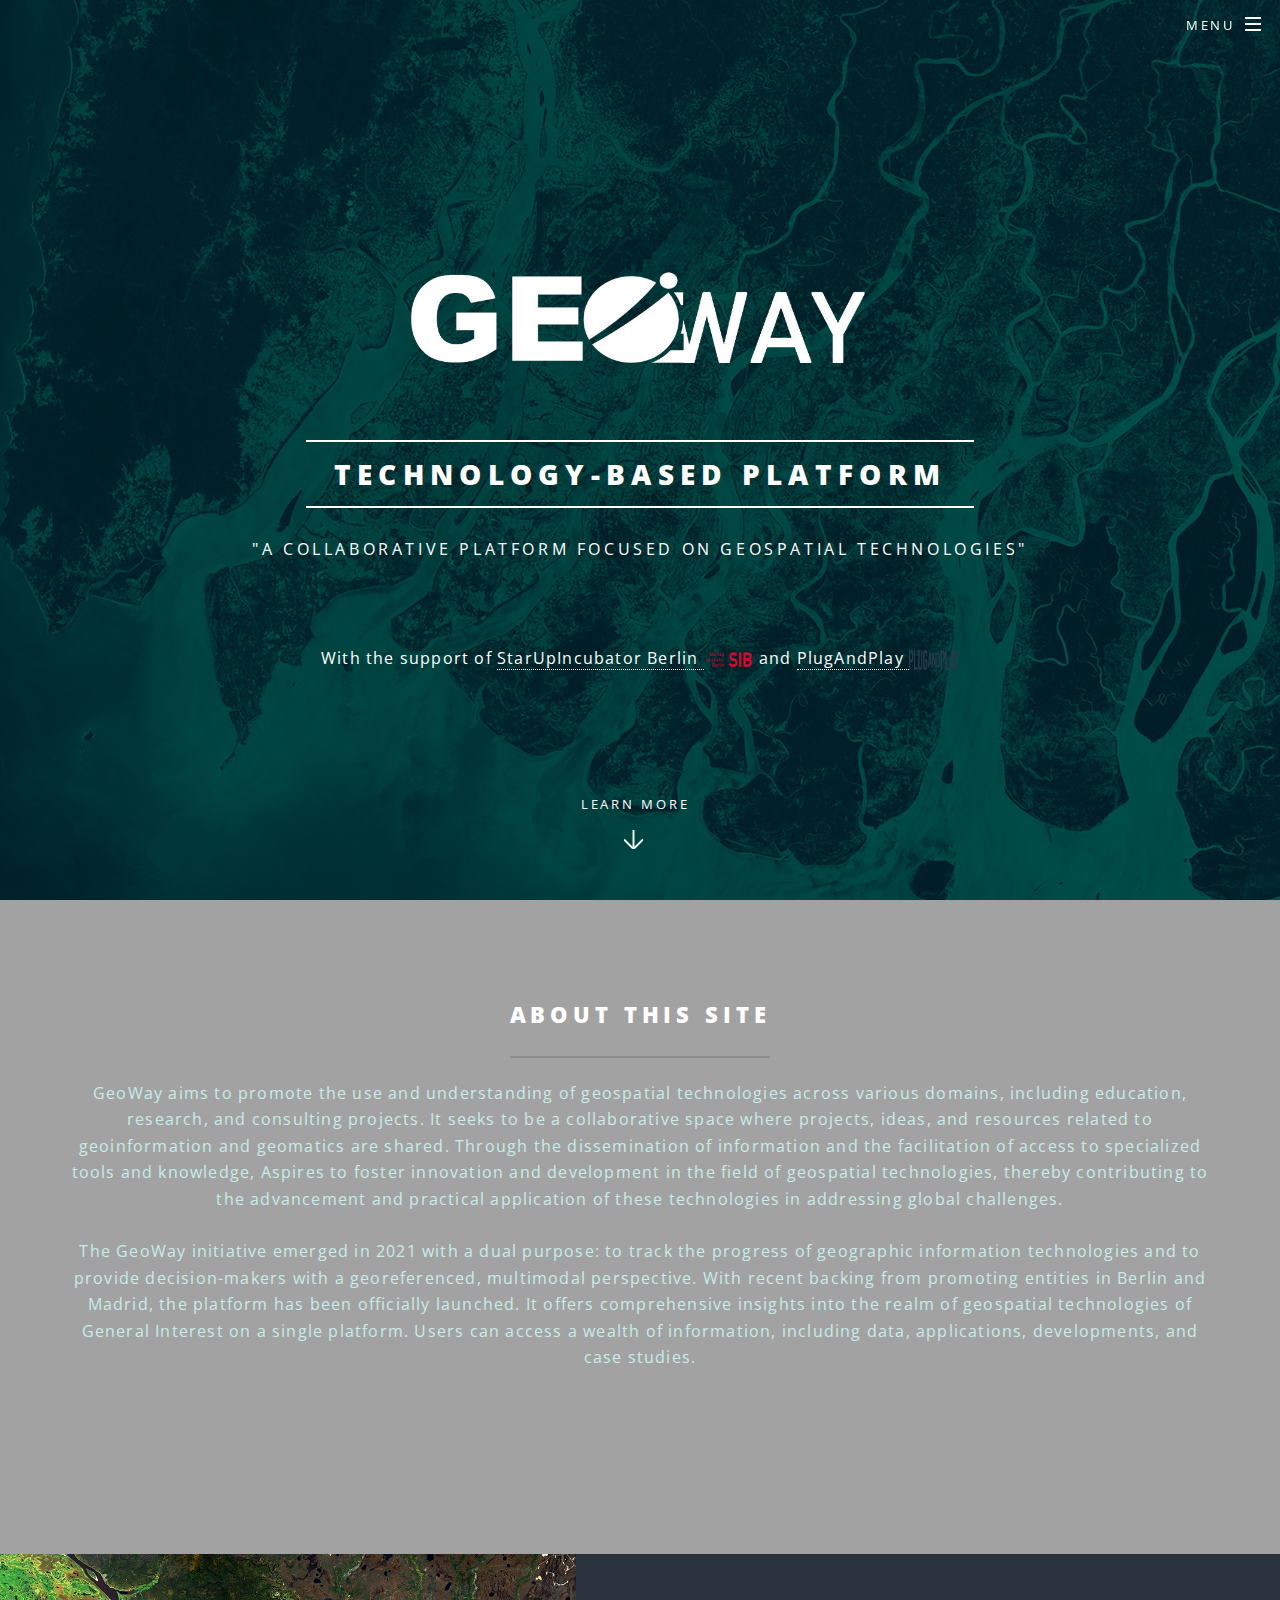
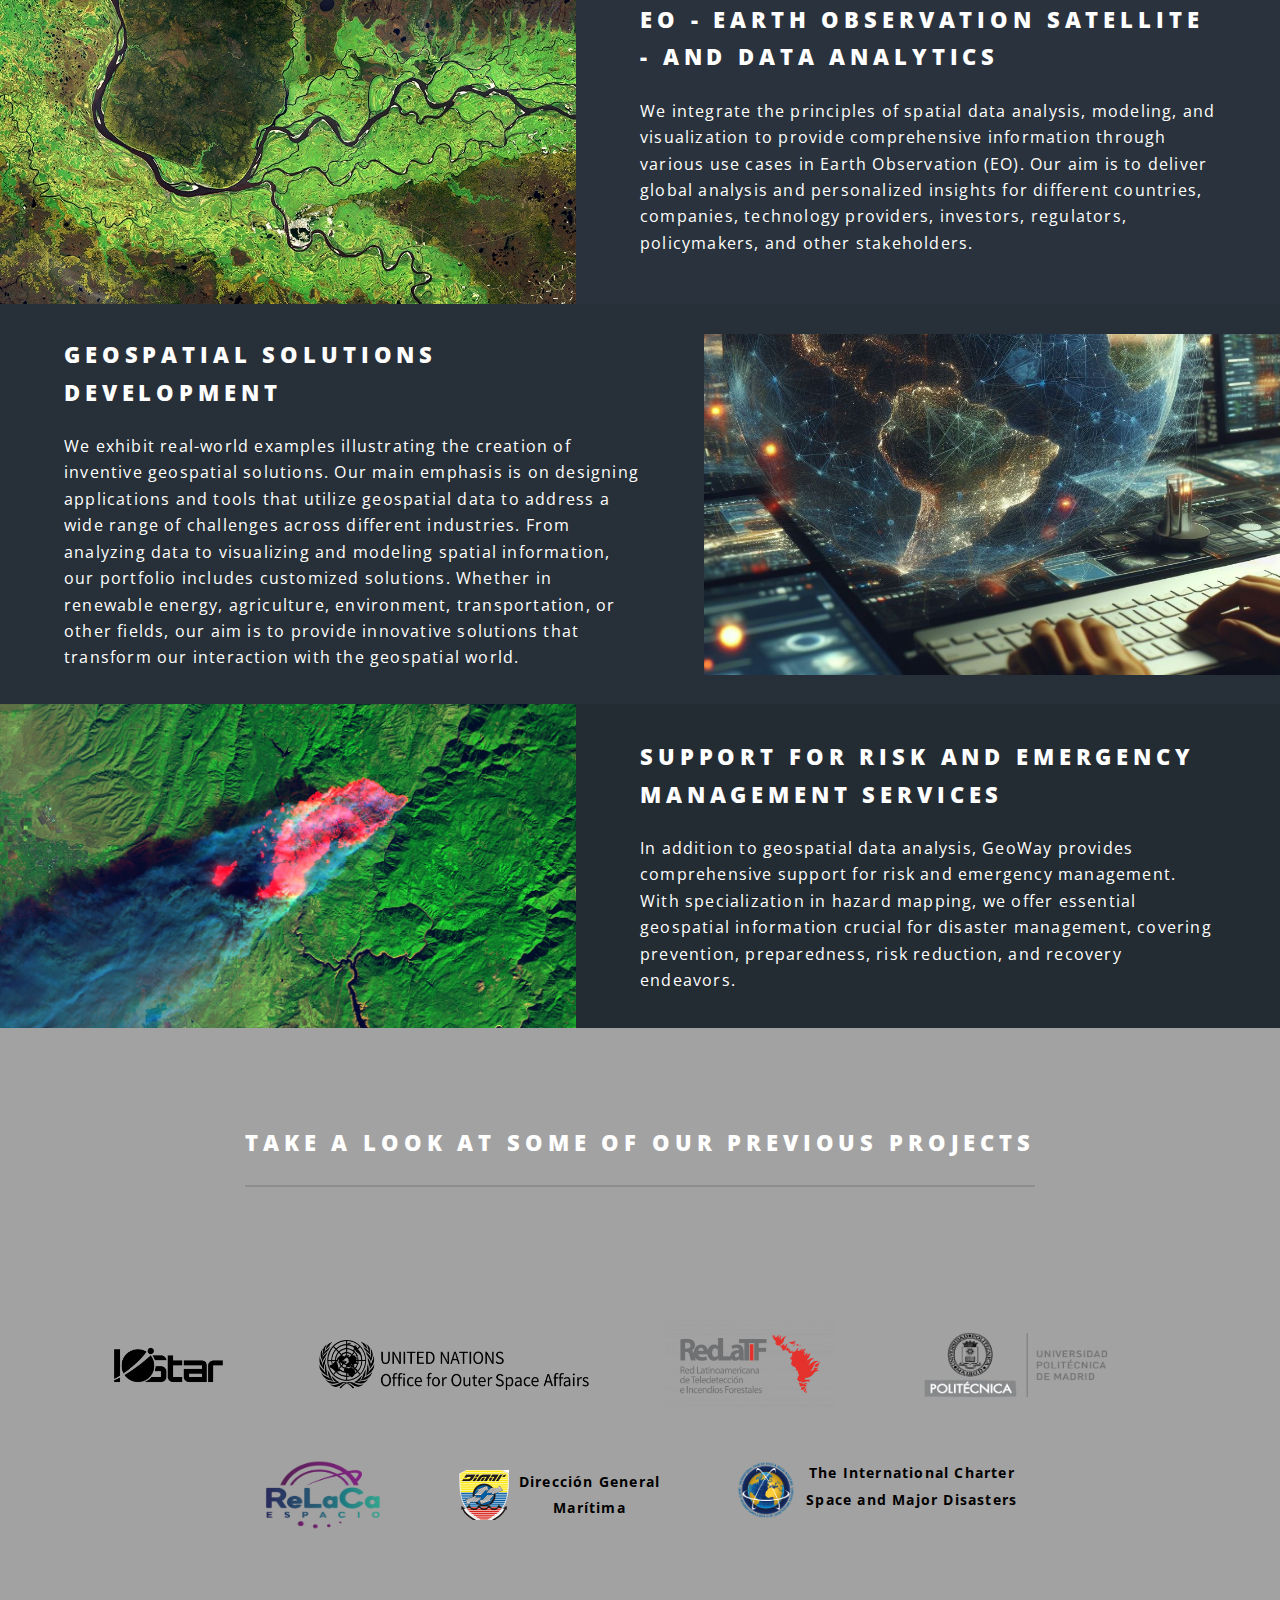
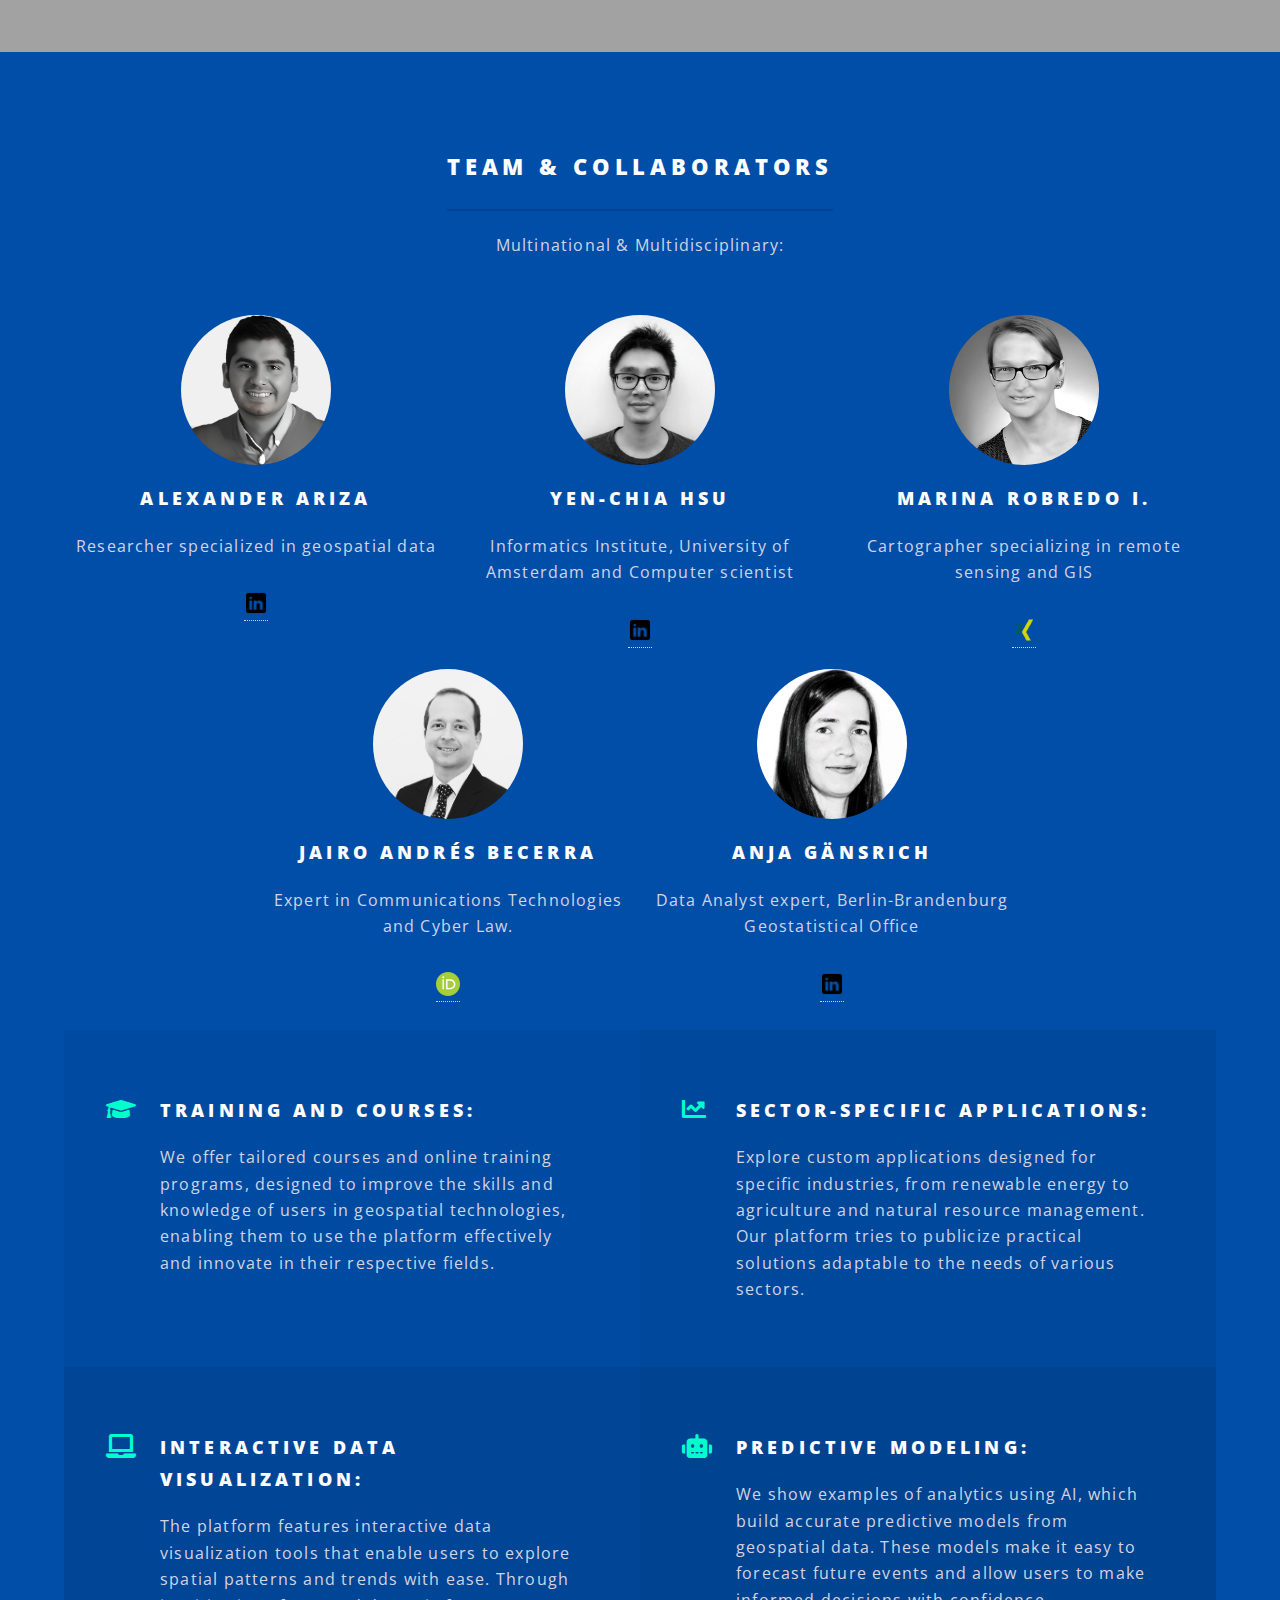
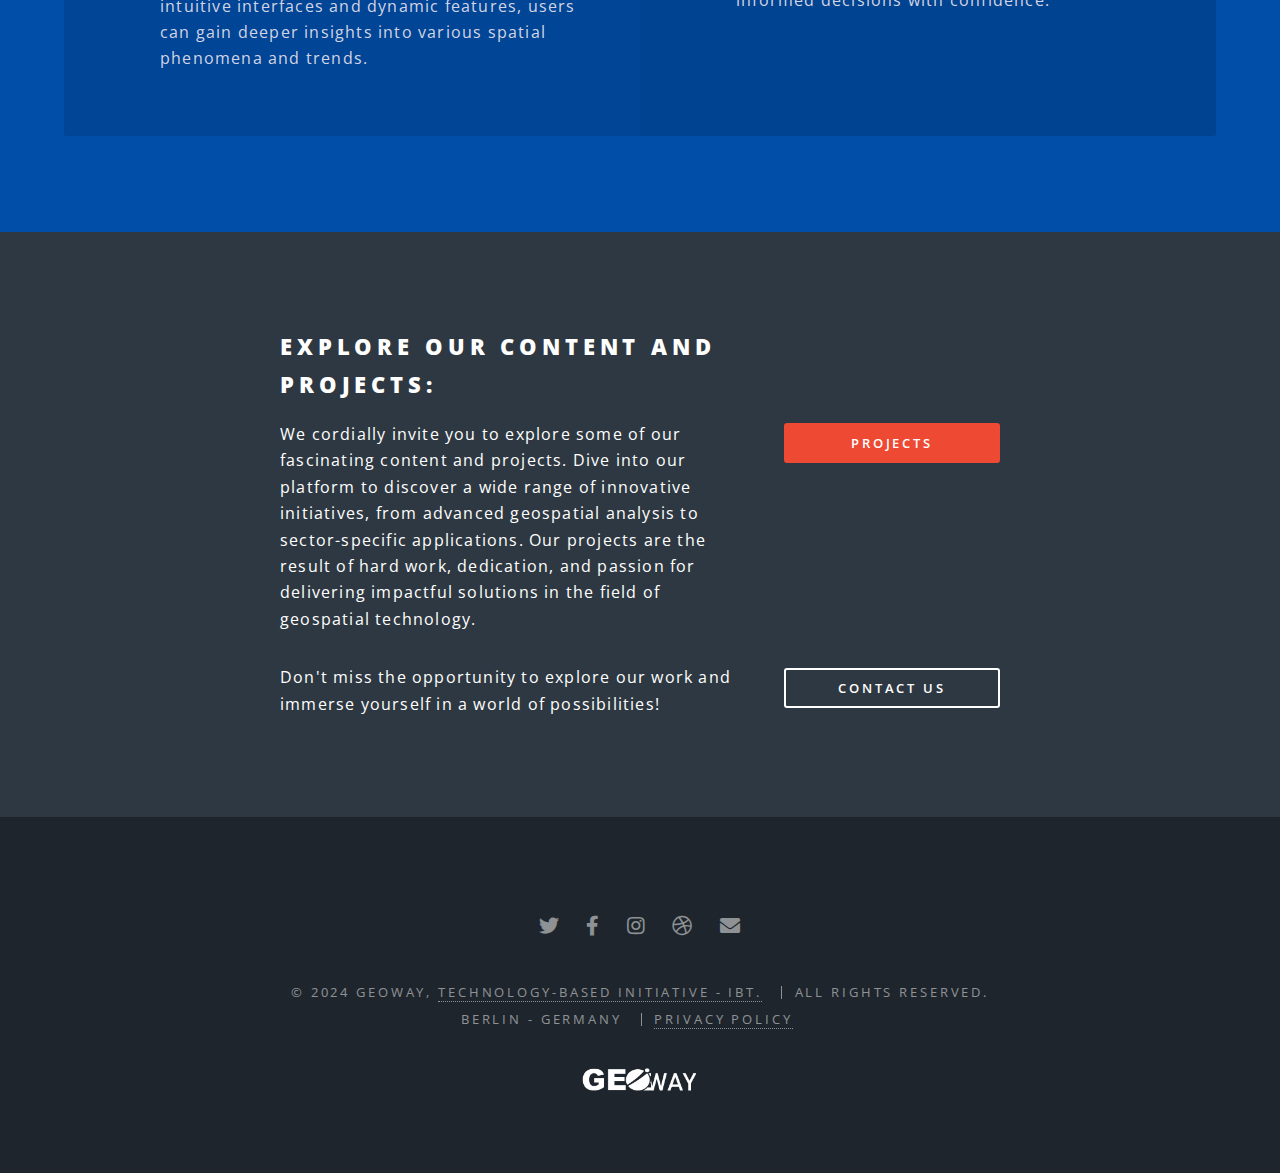
<file: index.html>
<!DOCTYPE HTML>
<!--
	Spectral by HTML5 UP
	html5up.net | @ajlkn
	Free for personal and commercial use under the CCA 3.0 license (html5up.net/license)
-->
<html>
	<head>
		<title>GeoWay - TBI</title>
		<meta charset="utf-8" />
		<meta name="viewport" content="width=device-width, initial-scale=1, user-scalable=no" />
		<link rel="stylesheet" href="assets/css/main.css" />
		<noscript><link rel="stylesheet" href="assets/css/noscript.css" /></noscript>
		<!-- favoricon -->
		<link rel="shortcut icon" href="images/favicon.ico" type="image/x-icon">
		<link rel="icon" href="images/favicon.ico" type="image/x-icon">
 
<!-- Google tag (gtag.js) -->
<script async src="https://www.googletagmanager.com/gtag/js?id=G-7SG2LKLLKE"></script>
<script>
  window.dataLayer = window.dataLayer || [];
  function gtag(){dataLayer.push(arguments);}
  gtag('js', new Date());

  gtag('config', 'G-7SG2LKLLKE');
</script>
		</script>

<script>

// Define dataLayer and the gtag function.

window.dataLayer = window.dataLayer || [];

function gtag(){dataLayer.push(arguments);}

 
// Set default consent for specific regions according to your requirements

gtag('consent', 'default', {

  'ad_storage': 'denied',

  'ad_user_data': 'denied',

  'ad_personalization': 'denied',

  'analytics_storage': 'denied',

 'regions':[<list of ISO 3166-2 region codes>]

});

// Set default consent for all other regions according to your requirements

gtag('consent', 'default', {

  'ad_storage': 'denied',

  'ad_user_data': 'denied',

  'ad_personalization': 'denied',

  'analytics_storage': 'denied'

});

 
</script>

<!--Banner script here!-->
		
	</head>
	
<!-- Style secction team -->	
<style>
.team-grid {
    display: flex;
    flex-wrap: wrap;
    justify-content: center;
    gap: 20px;
}

.member {
    text-align: center;
    flex-basis: calc(33.33% - 20px); /* Ajusta el ancho de cada miembro */
}

.team-photo {
    border-radius: 50%;
    width: 150px; /* Ajusta el tamaño según tus necesidades */
    height: 150px;
    object-fit: cover; /* Mantiene la proporción de la imagen */
    margin-bottom: 10px;
}
</style>

<!-- Style secction team -->
	
	
	<body class="landing is-preload">

		<!-- Page Wrapper -->
			<div id="page-wrapper">

				<!-- Header -->
					<header id="header" class="alt">
						<h1><a href="index.html">GeoWay</a></h1>
						<nav id="nav">
							<ul>
								<li class="special">
									<a href="#menu" class="menuToggle"><span>Menu</span></a>
									<div id="menu">
										<ul>
											<li><a href="index.html">Home</a></li>
											<li><a href="generic.html">Projects</a></li>
											<li><a href="blog.html">Blog & News</a></li>
											<!--<li><a href="#">Blog</a></li>-->
											<li><a href="contact.html">Contact Us</a></li>
										</ul>
									</div>
								</li>
							</ul>
						</nav>
					</header>

				<!-- Banner -->
					<section id="banner">
						<div class="inner">
							<img src="images/Logo5.png" alt="" width="40%" height="40%"/><br />
							<br />
							<h2>technology-based platform</h2>
							<header class="major">
							<p>"A collaborative platform focused on geospatial technologies"<br />
							<br />
							</header>
							With the support of <a href="https://www.startup-incubator.berlin/?lang=en" target="_blank">StarUpIncubator Berlin </a><img src="images/sib.png" alt="Logo" width="50" height="20" style="vertical-align: middle;"> and <a href="https://www.plugandplaytechcenter.com/" target="_blank"> PlugAndPlay </a><img src="images/plug.png" alt="Logo" width="50" height="20" style="vertical-align: middle;"></a> 
							</a> 

						<a href="#one" class="more scrolly">Learn More</a>
					</section>

				<!-- One -->
					<section id="one" class="wrapper style1 special">
						<div class="inner">
							<header class="major">
								<h2>About this site </h2>
								<p>GeoWay aims to promote the use and understanding of geospatial technologies across various domains, including education, research, and consulting projects. It seeks to be a collaborative space where projects, ideas, and resources related to geoinformation and geomatics are shared. Through the dissemination of information and the facilitation of access to specialized tools and knowledge, Aspires to foster innovation and development in the field of geospatial technologies, thereby contributing to the advancement and practical application of these technologies in addressing global challenges. <br>
								<br>
								The GeoWay initiative emerged in 2021 with a dual purpose: to track the progress of geographic information technologies and to provide decision-makers with a georeferenced, multimodal perspective. With recent backing from promoting entities in Berlin and Madrid, the platform has been officially launched. It offers comprehensive insights into the realm of geospatial technologies of General Interest on a single platform. Users can access a wealth of information, including data, applications, developments, and case studies.</p>
							</header>
							<!--	<p>"Take a look at some of our previous projects"</p> -->
								<ul class="icons major">
									<!-- iconos iniciales <li><span class="fab fa-aws fa-2x"><span class="label"></span></span></li> -->
										<!-- <li><span class="fas fa-rocket fa-2x"><span class="label">IO-Star</span></span></li> -->
										<!-- <li><span class="fab fa-codepen fa-2x"><span class="label"> </span></span></li> -->
										<!-- <li><span class="fab fa-github fa-2x"><span class="label"> </span></span></li> -->
										<!-- <li><span class="fab fa-gitlab fa-2x"><span class="label"> </span></span></li> -->
								<!--	<div style="display: flex; justify-content: center; flex-wrap: wrap;">

										<li style="margin: 10px; display: flex; align-items: center;">
											<img src="images/icon.png" alt="Logo" width="150" height="150" style="vertical-align: middle;">
										</li>
										<li style="margin: 10px; display: flex; align-items: center;">
											<img src="images/UN.png" alt="Logo" width="260" height="50" style="vertical-align: middle;">
										</li>
										<li style="margin: 10px; display: flex; align-items: center;">
											<img src="images/redlatif.png" alt="Logo" width="170" height="70" style="vertical-align: middle;">
										</li>
										<li style="margin: 10px; display: flex; align-items: center;">
											<img src="images/UPM.png" alt="Logo" width="200" height="90" style="vertical-align: middle;">
										</li>
										<li style="margin: 10px; display: flex; align-items: center;">
											<img src="images/DIMAR.png" alt="Logo" width="50" height="50" style="vertical-align: middle;">
											<span style="color: black; font-size: 14px; font-weight: bold; margin-left: 10px;"> Dirección General <br>Marítima</span>
										</li>
											<li style="margin: 10px; display: flex; align-items: flex-start;">
											<img src="images/inter2.png" alt="Logo" width="60" height="60" style="vertical-align: middle;">
											<span style="color: black; font-size: 14px; font-weight: bold; margin-left: 10px;">The International Charter<br>Space and Major Disasters</span>
										</li>
									</div>-->
								</ul>
						</div>
					</section>
					
				<!-- Two -->
					<section id="two" class="wrapper alt style2">
						<section class="spotlight">
							<div class="image"><img src="images/pic01.jpg" alt="" /></div><div class="content">
								<h2>EO - Earth Observation Satellite - and Data Analytics</h2>
								<p>We integrate the principles of spatial data analysis, modeling, and visualization to provide comprehensive information through various use cases in Earth Observation (EO). Our aim is to deliver global analysis and personalized insights for different countries, companies, technology providers, investors, regulators, policymakers, and other stakeholders.</p>
							</div>
						</section>
						<section class="spotlight">
							<div class="image"><img src="images/Energ2.jpeg" alt="" /></div><div class="content">
								<h2>Geospatial Solutions Development </h2>
								<p>We exhibit real-world examples illustrating the creation of inventive geospatial solutions. Our main emphasis is on designing applications and tools that utilize geospatial data to address a wide range of challenges across different industries. From analyzing data to visualizing and modeling spatial information, our portfolio includes customized solutions. Whether in renewable energy, agriculture, environment, transportation, or other fields, our aim is to provide innovative solutions that transform our interaction with the geospatial world.</p>
							</div>
						</section>
						<section class="spotlight">
							<div class="image"><img src="images/pic03.png" alt="" /></div><div class="content">
								<h2>SUPPORT FOR RISK AND EMERGENCY MANAGEMENT SERVICES <br />
								 </h2>
								<p>In addition to geospatial data analysis, GeoWay provides comprehensive support for risk and emergency management. With specialization in hazard mapping, we offer essential geospatial information crucial for disaster management, covering prevention, preparedness, risk reduction, and recovery endeavors.</p>
							</div>
						</section>
					</section>

				<!-- One -->
					<section id="one" class="wrapper style1 special">
						<div class="inner">
							<header class="major">
								<h2>TAKE A LOOK AT SOME OF OUR PREVIOUS PROJECTS</h2>
							</header>
								<ul class="icons major">
									<!-- iconos iniciales <li><span class="fab fa-aws fa-2x"><span class="label"></span></span></li> -->
										<!-- <li><span class="fas fa-rocket fa-2x"><span class="label">IO-Star</span></span></li> -->
										<!-- <li><span class="fab fa-codepen fa-2x"><span class="label"> </span></span></li> -->
										<!-- <li><span class="fab fa-github fa-2x"><span class="label"> </span></span></li> -->
										<!-- <li><span class="fab fa-gitlab fa-2x"><span class="label"> </span></span></li> -->
									<div style="display: flex; justify-content: center; flex-wrap: wrap;">

										<li style="margin: 10px; display: flex; align-items: center;">
											<img src="images/icon.png" alt="Logo" width="150" height="150" style="vertical-align: middle;">
										</li>
										<li style="margin: 10px; display: flex; align-items: center;">
											<img src="images/UN.png" alt="Logo" width="270" height="50" style="vertical-align: middle;">
										</li>
										<li style="margin: 10px; display: flex; align-items: center;">
											<img src="images/redlatif.png" alt="Logo" width="170" height="90" style="vertical-align: middle;">
										</li>
										<li style="margin: 10px; display: flex; align-items: center;">
											<img src="images/UPM.png" alt="Logo" width="220" height="90" style="vertical-align: middle;">
										</li>
										<li style="margin: 10px; display: flex; align-items: center;">
											<img src="images/Logo-Relaca.png" alt="Logo" width="120" height="70" style="vertical-align: middle;">
										</li>
										<li style="margin: 10px; display: flex; align-items: center;">
											<img src="images/Dimar.png" alt="Logo" width="50" height="50" style="vertical-align: middle;">
											<span style="color: black; font-size: 14px; font-weight: bold; margin-left: 10px;"> Dirección General <br>Marítima</span>
										</li>
											<li style="margin: 10px; display: flex; align-items: flex-start;">
											<img src="images/inter2.png" alt="Logo" width="60" height="60" style="vertical-align: middle;">
											<span style="color: black; font-size: 14px; font-weight: bold; margin-left: 10px;">The International Charter<br>Space and Major Disasters</span>
										</li>
									</div>
								</ul>
						</div>
					</section>
					


				<!-- Three -->
<section id="three" class="wrapper style3 special">
    <div class="inner">
        <header class="major">
            <h2>Team & Collaborators</h2>
            <p>Multinational & Multidisciplinary:</p>
        </header>
        <div class="team-grid">
            <!-- Miembros de la primera fila -->
			<div class="member">
				<img src="images/alex.png" alt="Alexander Ariza" class="team-photo">
				<h3>Alexander Ariza</h3>
				<p>Researcher specialized in geospatial data</p>
				<div class="linkedin-icon">
					<a href="https://www.linkedin.com/in/alexander-ariza/" target="_blank">
						<img src="images/linkedin-50.png" alt="LinkedIn" width="24" height="24">
					</a>
				</div>
			</div>
			
            <div class="member">
                <img src="images/Yen-Chia Hsu.jpg" alt="Yen-Chia Hsu" class="team-photo">
                <h3>Yen-Chia Hsu</h3>
                <p>Informatics Institute, University of Amsterdam and Computer scientist</p>
								<div class="linkedin-icon">
					<a href="https://nl.linkedin.com/in/yen-chia-hsu-716a2658" target="_blank">
						<img src="images/linkedin-50.png" alt="LinkedIn" width="24" height="24">
					</a>
				</div>
            </div>
            <div class="member">
                <img src="images/Marina.png" alt="Marina Robredo I." class="team-photo">
                <h3>Marina Robredo I.</h3>
                <p>Cartographer specializing in remote sensing and GIS</p>
												<div class="linkedin-icon">
					<a href="https://www.xing.com/profile/Marina_Robredo" target="_blank">
						<img src="images/xing.png" alt="LinkedIn" width="24" height="24">
					</a>
				</div>
            </div>
            <!-- Miembros de la segunda fila -->
            <div class="member">
                <img src="images/jairo.png" alt="Jairo Andrés Becerra" class="team-photo">
                <h3>Jairo Andrés Becerra</h3>
                <p>Expert in Communications Technologies and Cyber Law.</p>
								<div class="linkedin-icon">
					<a href="https://orcid.org/0000-0001-6694-4950" target="_blank">
						<img src="images/orcid.svg" alt="LinkedIn" width="24" height="24">
					</a>
				</div>
            </div>
            <!--<div class="member">
                <img src="images/member5.jpg" alt="Anja Manke" class="team-photo">
                <h3>Anja Manke</h3>
                <p>Geoinformation specialist.</p>
								<div class="linkedin-icon">
					<a href="https://www.linkedin.com/in/" target="_blank">
						<img src="images/linkedin-50.png" alt="LinkedIn" width="24" height="24">
					</a>
				</div>
            </div>-->
            <div class="member">
                <img src="images/anja_g.jpeg" alt="Anja Gänsrich" class="team-photo">
                <h3>Anja Gänsrich</h3>
                <p>Data Analyst expert, Berlin-Brandenburg Geostatistical Office</p>
								<div class="linkedin-icon">
					<a href="https://de.linkedin.com/in/anja-g%C3%A4nsrich-6a0b3a291" target="_blank">
						<img src="images/linkedin-50.png" alt="LinkedIn" width="24" height="24">
					</a>
				</div>
            </div>
        </div>
		<div><br></div>
										<ul class="features">
								<li class="icon solid fa-graduation-cap"> 
									<h3>Training and Courses:</h3>
									<p>We offer tailored courses and online training programs, designed to improve the skills and knowledge of users in geospatial technologies, enabling them to use the platform effectively and innovate in their respective fields.</p>
								</li>
								<li class="icon solid fa-chart-line">
									<h3>Sector-Specific Applications:</h3>
									<p>Explore custom applications designed for specific industries, from renewable energy to agriculture and natural resource management. Our platform tries to publicize practical solutions adaptable to the needs of various sectors.</p>
								</li>
								<li class="icon solid fa-laptop">
									<h3>Interactive Data Visualization:</h3>
									<p>The platform features interactive data visualization tools that enable users to explore spatial patterns and trends with ease. Through intuitive interfaces and dynamic features, users can gain deeper insights into various spatial phenomena and trends.</p>
								</li>
								<li class="icon solid fa-robot">
									<h3>Predictive Modeling:</h3>
									<p>We show examples of analytics using AI, which build accurate predictive models from geospatial data. These models make it easy to forecast future events and allow users to make informed decisions with confidence.</p>
								</li>
								

							</ul>
		
    </div>
	

	
</section>



					

				<!-- CTA -->
					<section id="cta" class="wrapper style4">
						<div class="inner">
							<header>
								<h2>Explore Our Content and Projects:</h2>
								<p>We cordially invite you to explore some of our fascinating content and projects. Dive into our platform to discover a wide range of innovative initiatives, from advanced geospatial analysis to sector-specific applications. Our projects are the result of hard work, dedication, and passion for delivering impactful solutions in the field of geospatial technology.</p>
							</header>
							<ul class="actions stacked">
							<br><br><br>
								<li><a href="generic.html" class="button fit primary">Projects</a></li>
							</ul>
						</div>
												<div class="inner">
							<header>
								<p> 
								Don't miss the opportunity to explore our work and immerse yourself in a world of possibilities!</p>
							</header>
							<ul class="actions stacked">

								<li><a href="contact.html" class="button fit">Contact us</a></li>
							</ul>
						</div>
						
					</section>

				<!-- Footer -->
					<footer id="footer">
						<ul class="icons">
							<li><a href="#" class="icon brands fa-twitter"><span class="label">Twitter</span></a></li>
							<li><a href="#" class="icon brands fa-facebook-f"><span class="label">Facebook</span></a></li>
							<li><a href="#" class="icon brands fa-instagram"><span class="label">Instagram</span></a></li>
							<li><a href="#" class="icon brands fa-dribbble"><span class="label">Dribbble</span></a></li>
							<li><a href="#" class="icon solid fa-envelope"><span class="label">Email</span></a></li>
						</ul>
						<ul class="copyright">
							<li>&copy; 2024 GEOWAY, <a href="https://geo-way.github.io/GeoWay.io/">Technology-Based initiative - IBT.</a> </li> <li>All rights reserved. </li><br>
								Berlin - Germany
						<li><a href="privacy.html">Privacy Policy</a><li></ul>
					<img src="images/Logo5.png" alt="" width="10%" height="10%"/><br />
						
					</footer>

			</div>

		<!-- Scripts -->
			<script src="assets/js/jquery.min.js"></script>
			<script src="assets/js/jquery.scrollex.min.js"></script>
			<script src="assets/js/jquery.scrolly.min.js"></script>
			<script src="assets/js/browser.min.js"></script>
			<script src="assets/js/breakpoints.min.js"></script>
			<script src="assets/js/util.js"></script>
			<script src="assets/js/main.js"></script>

	</body>
</html>
</file>
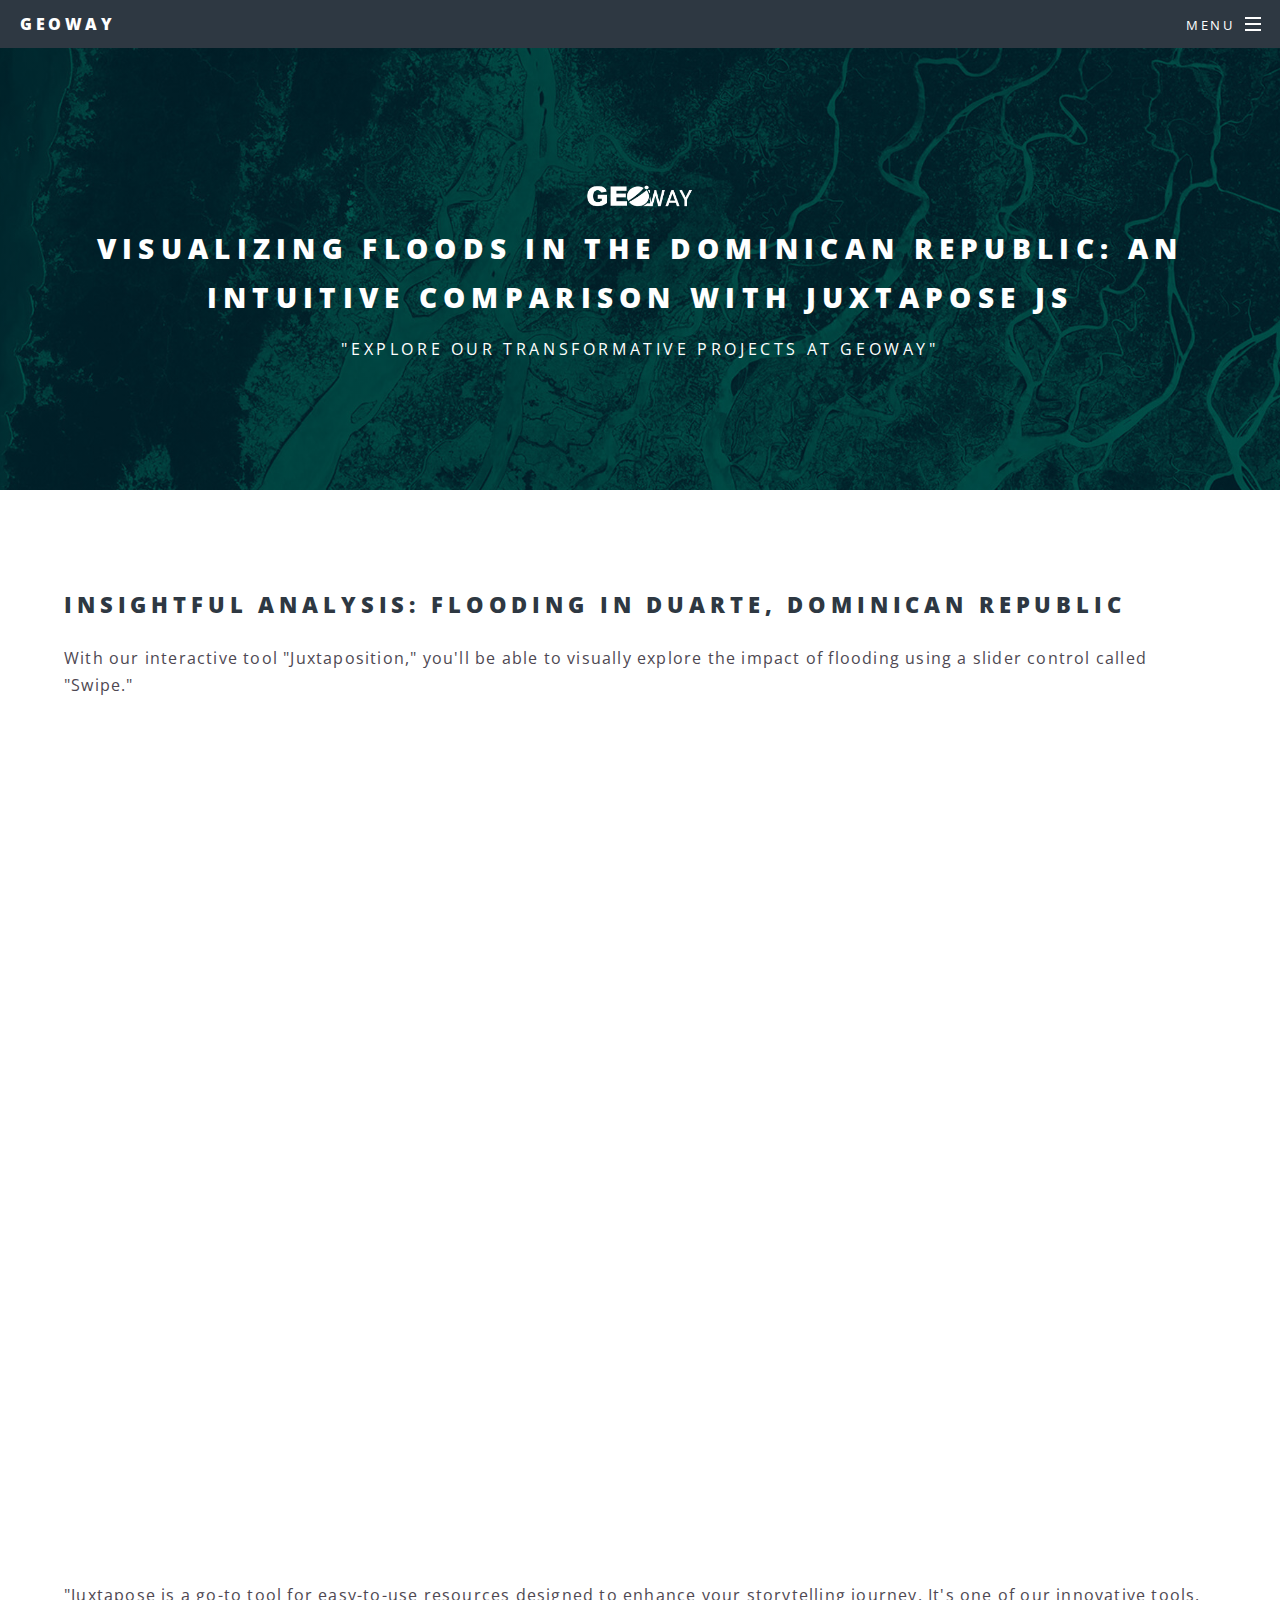
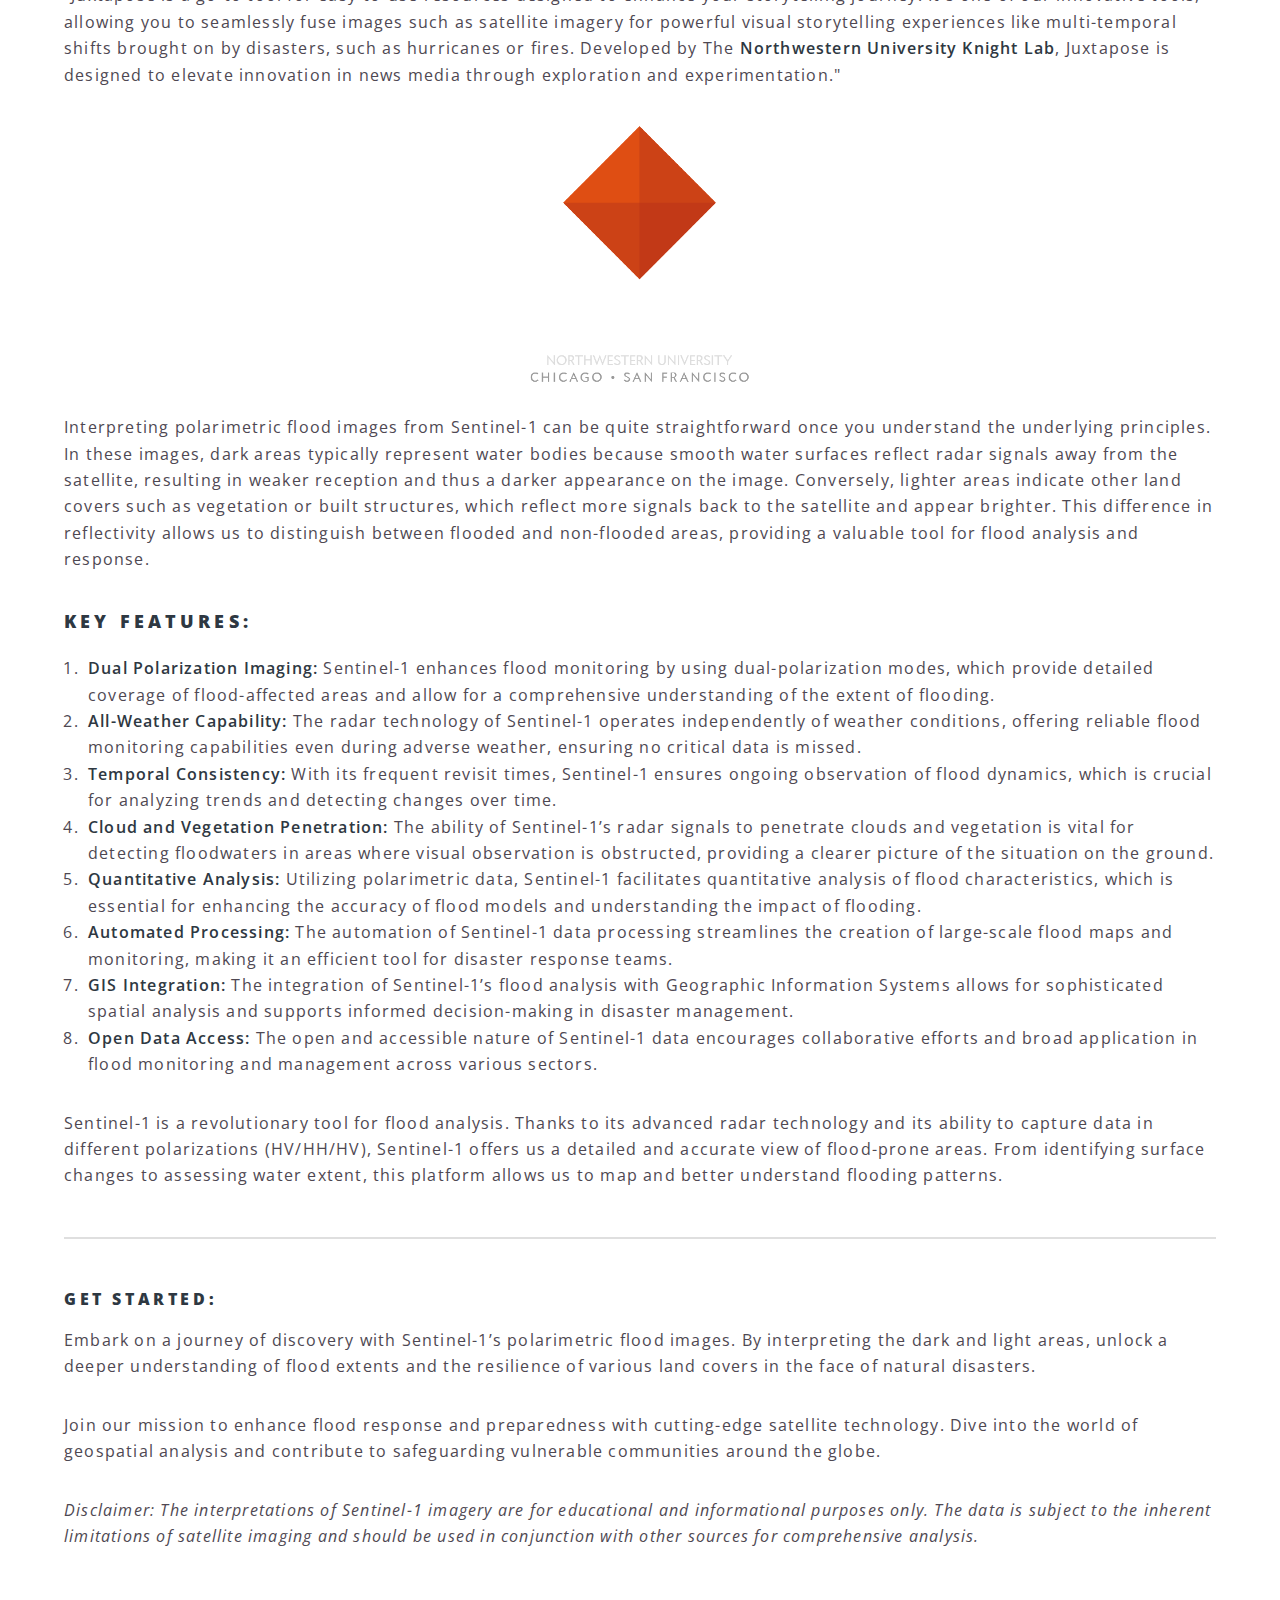
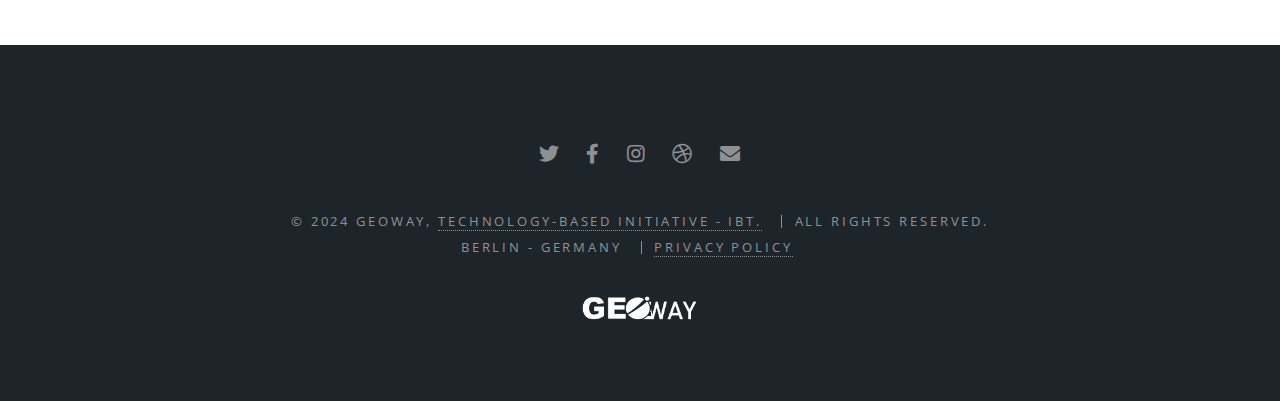
<file: Charter.html>
<!DOCTYPE HTML>
<!--
	Spectral by HTML5 UP
	html5up.net | @ajlkn
	Free for personal and commercial use under the CCA 3.0 license (html5up.net/license)
-->
<html>
	<head>
		<title>GeoWay - TBI</title>
		<meta charset="utf-8" />
		<meta name="viewport" content="width=device-width, initial-scale=1, user-scalable=no" />
		<link rel="stylesheet" href="assets/css/main.css" />
		<noscript><link rel="stylesheet" href="assets/css/noscript.css" /></noscript>
		<link rel="shortcut icon" href="images/favicon.ico" type="image/x-icon">
		<link rel="icon" href="images/favicon.ico" type="image/x-icon">
		<!-- Google tag (gtag.js) -->
<script async src="https://www.googletagmanager.com/gtag/js?id=G-7SG2LKLLKE"></script>
<script>
  window.dataLayer = window.dataLayer || [];
  function gtag(){dataLayer.push(arguments);}
  gtag('js', new Date());

  gtag('config', 'G-7SG2LKLLKE');
</script>
	</head>
	<body class="is-preload">

		<!-- Page Wrapper -->
			<div id="page-wrapper">

				<!-- Header -->
					<header id="header">
						<h1><a href="index.html">GeoWay</a></h1>
						<nav id="nav">
							<ul>
								<li class="special">
									<a href="#menu" class="menuToggle"><span>Menu</span></a>
									<div id="menu">
													<ul>
										<li><a href="index.html">Home</a></li>
										<li><a href="generic.html">Projects</a></li>
										<li><a href="blog.html">Blog & News</a></li>
										<!--<li><a href="#">Blog</a></li>-->
										<li><a href="contact.html">Contact Us</a></li>
										</ul>
									</div>
								</li>
							</ul>
						</nav>
					</header>

				<!-- Main -->
					<article id="main">
						<header>
																	<img src="images/Logo5.png" alt="" width="10%" height="10%"/><br />
							<h2>Visualizing Floods in the Dominican Republic: An Intuitive Comparison with Juxtapose JS</h2>
							<p>"Explore Our Transformative Projects at GeoWay"</p>
						</header>
						<section class="wrapper style5">
							<div class="inner">

								<h2>INSIGHTFUL ANALYSIS: FLOODING IN DUARTE, DOMINICAN REPUBLIC</h2>
								<p>With our interactive tool "Juxtaposition," you'll be able to visually explore the impact of flooding using a slider control called "Swipe."</p>
								
								<iframe frameborder="0" class="juxtapose" width="100%" height="844.8085381630012" src="https://cdn.knightlab.com/libs/juxtapose/latest/embed/index.html?uid=04639086-1125-11ef-9396-d93975fe8866"></iframe>

								<p>"Juxtapose is a go-to tool for easy-to-use resources designed to enhance your storytelling journey. It's one of our innovative tools, allowing you to seamlessly fuse images such as satellite imagery for powerful visual storytelling experiences like multi-temporal shifts brought on by disasters, such as hurricanes or fires. Developed by The <b>Northwestern University Knight Lab</b>, Juxtapose is designed to elevate innovation in news media through exploration and experimentation."</p>
								<style>
								  .logo-container {
									display: flex;
									justify-content: center;
									align-items: center;
								  }
								</style>

								<div class="logo-container">
								  <img src="images/knightlab-dark.png" alt="KnightLab Logo" width="20%" height="20%">
								</div><br>
								<p>Interpreting polarimetric flood images from Sentinel-1 can be quite straightforward once you understand the underlying principles. In these images, dark areas typically represent water bodies because smooth water surfaces reflect radar signals away from the satellite, resulting in weaker reception and thus a darker appearance on the image. Conversely, lighter areas indicate other land covers such as vegetation or built structures, which reflect more signals back to the satellite and appear brighter. This difference in reflectivity allows us to distinguish between flooded and non-flooded areas, providing a valuable tool for flood analysis and response.</p>
									<h3>Key Features:</h3>

										<ol> <li><strong>Dual Polarization Imaging:</strong> Sentinel-1 enhances flood monitoring by using dual-polarization modes, which provide detailed coverage of flood-affected areas and allow for a comprehensive understanding of the extent of flooding.</li> <li><strong>All-Weather Capability:</strong> The radar technology of Sentinel-1 operates independently of weather conditions, offering reliable flood monitoring capabilities even during adverse weather, ensuring no critical data is missed.</li> <li><strong>Temporal Consistency:</strong> With its frequent revisit times, Sentinel-1 ensures ongoing observation of flood dynamics, which is crucial for analyzing trends and detecting changes over time.</li> <li><strong>Cloud and Vegetation Penetration:</strong> The ability of Sentinel-1’s radar signals to penetrate clouds and vegetation is vital for detecting floodwaters in areas where visual observation is obstructed, providing a clearer picture of the situation on the ground.</li> <li><strong>Quantitative Analysis:</strong> Utilizing polarimetric data, Sentinel-1 facilitates quantitative analysis of flood characteristics, which is essential for enhancing the accuracy of flood models and understanding the impact of flooding.</li> <li><strong>Automated Processing:</strong> The automation of Sentinel-1 data processing streamlines the creation of large-scale flood maps and monitoring, making it an efficient tool for disaster response teams.</li> <li><strong>GIS Integration:</strong> The integration of Sentinel-1’s flood analysis with Geographic Information Systems allows for sophisticated spatial analysis and supports informed decision-making in disaster management.</li> <li><strong>Open Data Access:</strong> The open and accessible nature of Sentinel-1 data encourages collaborative efforts and broad application in flood monitoring and management across various sectors.</li> </ol>

								<p>Sentinel-1 is a revolutionary tool for flood analysis. Thanks to its advanced radar technology and its ability to capture data in different polarizations (HV/HH/HV), Sentinel-1 offers us a detailed and accurate view of flood-prone areas. From identifying surface changes to assessing water extent, this platform allows us to map and better understand flooding patterns.</p>

								<hr />

								<h4>Get Started:</h4>

								<p>Embark on a journey of discovery with Sentinel-1’s polarimetric flood images. By interpreting the dark and light areas, unlock a deeper understanding of flood extents and the resilience of various land covers in the face of natural disasters.</p>

								<p>Join our mission to enhance flood response and preparedness with cutting-edge satellite technology. Dive into the world of geospatial analysis and contribute to safeguarding vulnerable communities around the globe.</p>

								<p><em>Disclaimer: The interpretations of Sentinel-1 imagery are for educational and informational purposes only. The data is subject to the inherent limitations of satellite imaging and should be used in conjunction with other sources for comprehensive analysis.</em></p>

							</div>
						</section>
					</article>

								<!-- Footer -->
					<footer id="footer">
						<ul class="icons">
							<li><a href="#" class="icon brands fa-twitter"><span class="label">Twitter</span></a></li>
							<li><a href="#" class="icon brands fa-facebook-f"><span class="label">Facebook</span></a></li>
							<li><a href="#" class="icon brands fa-instagram"><span class="label">Instagram</span></a></li>
							<li><a href="#" class="icon brands fa-dribbble"><span class="label">Dribbble</span></a></li>
							<li><a href="#" class="icon solid fa-envelope"><span class="label">Email</span></a></li>
						</ul>
						<ul class="copyright">
							<li>&copy; 2024 GEOWAY, <a href="https://geo-way.github.io/GeoWay.io/">Technology-Based initiative - IBT.</a> </li> <li>All rights reserved. </li><br>
								Berlin - Germany
						<li><a href="privacy.html">Privacy Policy</a><li></ul>
					<img src="images/Logo5.png" alt="" width="10%" height="10%"/><br />
						
					</footer>

			</div>


		<!-- Scripts -->
			<script src="assets/js/jquery.min.js"></script>
			<script src="assets/js/jquery.scrollex.min.js"></script>
			<script src="assets/js/jquery.scrolly.min.js"></script>
			<script src="assets/js/browser.min.js"></script>
			<script src="assets/js/breakpoints.min.js"></script>
			<script src="assets/js/util.js"></script>
			<script src="assets/js/main.js"></script>

	</body>
</html>
</file>
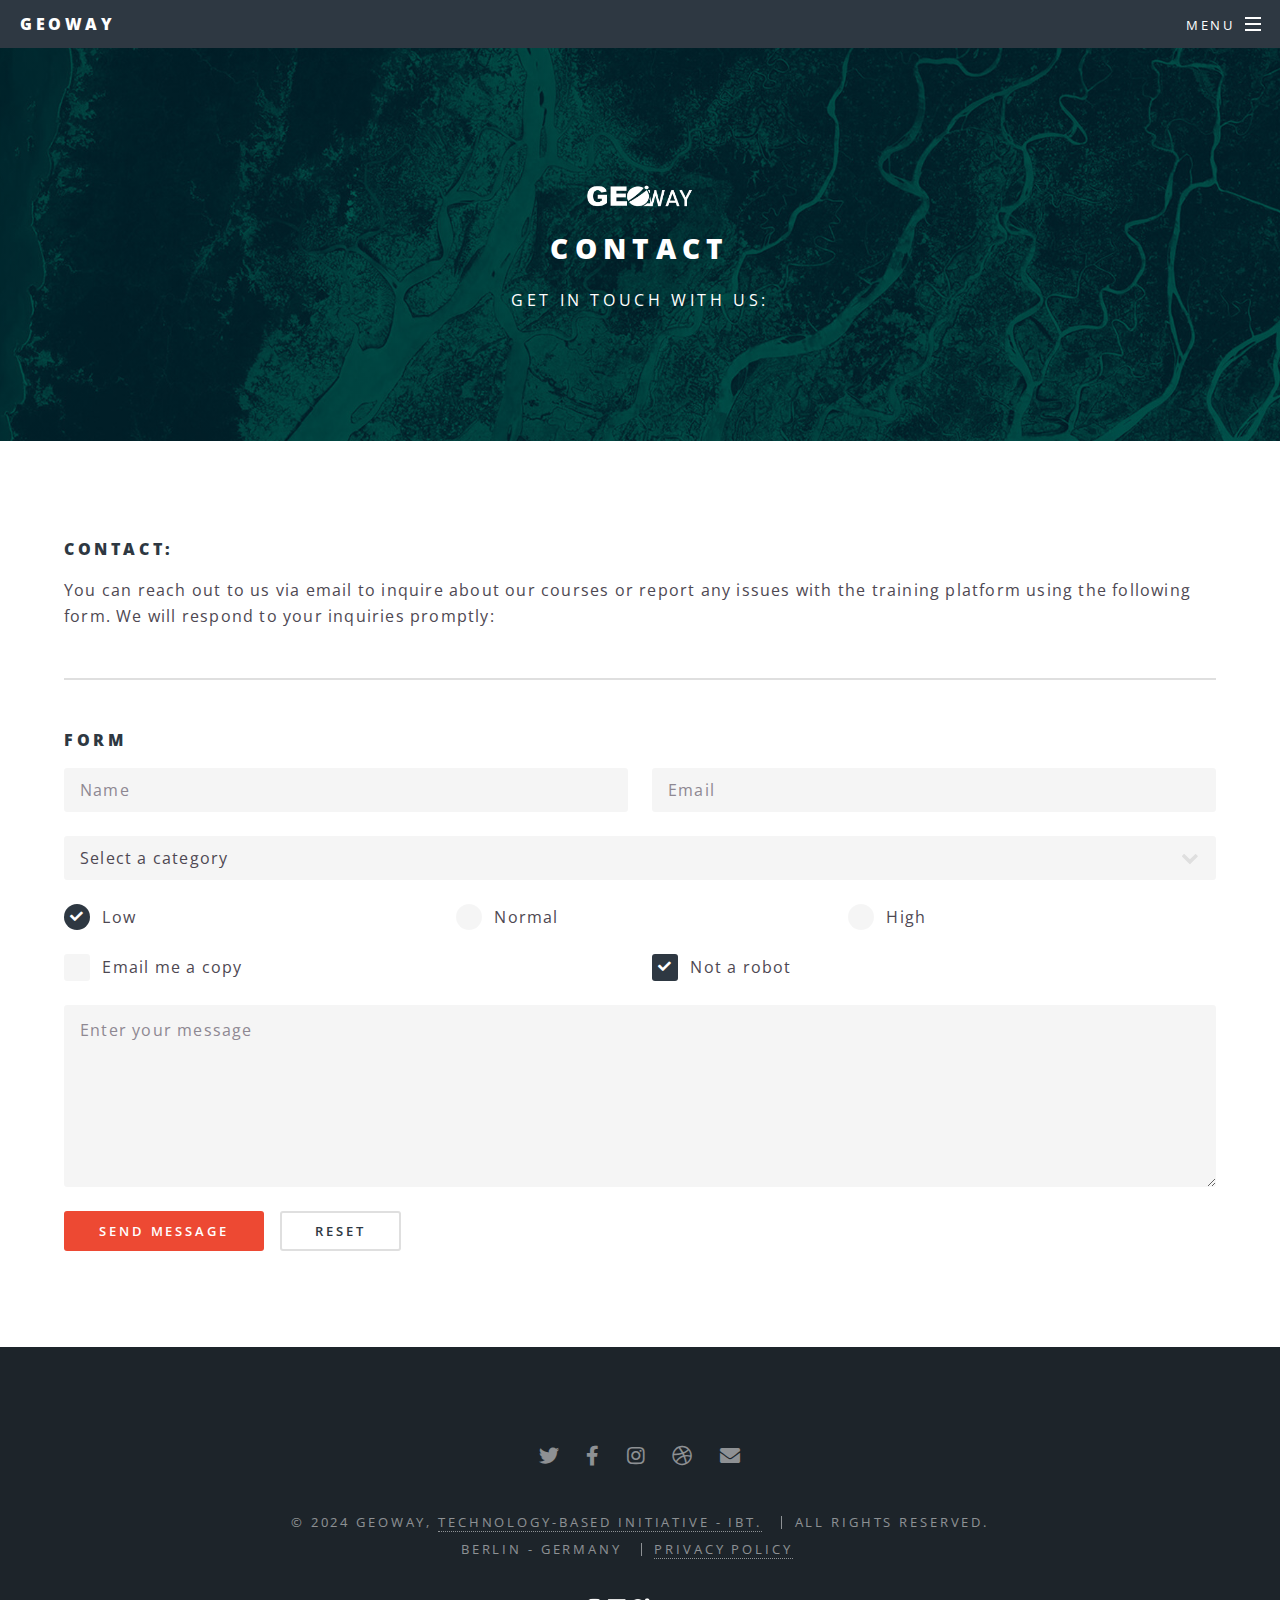
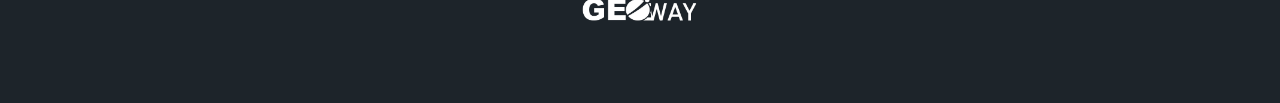
<file: contact.html>
<!DOCTYPE html>
<html lang="en">
<head>
<meta charset="UTF-8">
<meta name="viewport" content="width=device-width, initial-scale=1.0">
<title>Contact - GeoWay</title>
<link rel="stylesheet" href="assets/css/main.css">
<noscript><link rel="stylesheet" href="assets/css/noscript.css"></noscript>

<style>
  /* Estilos para el formulario */
  #contact-form input,
  #contact-form select,
  #contact-form textarea {
    width: 100%;
    padding: 0.75em 1rem;
    margin-bottom: 1.5rem;
    border: 1px solid rgba(0,0,0,0.2);
    background-color: rgba(255,255,255,0.9);
  }
  #contact-form input:focus,
  #contact-form select:focus,
  #contact-form textarea:focus {
    background-color: white;
    outline-style: solid;
    outline-width: thin;
    outline-color: gray;
    outline-offset: -1px;
  }
  #contact-form select {
    text-transform: none;
  }
  #contact-form input[type="submit"],
  #contact-form input[type="reset"] {
    cursor: pointer;
    width: auto;
    -webkit-appearance: button;
    -moz-appearance: button;
    appearance: button;
    margin-bottom: 0;
  }
  #contact-form input[type="submit"]:focus,
  #contact-form input[type="reset"]:focus {
    outline: none;
  }
</style>
<link rel="shortcut icon" href="images/favicon.ico" type="image/x-icon">
<link rel="icon" href="images/favicon.ico" type="image/x-icon">
<!-- Google tag (gtag.js) -->
<script async src="https://www.googletagmanager.com/gtag/js?id=G-7SG2LKLLKE"></script>
<script>
  window.dataLayer = window.dataLayer || [];
  function gtag(){dataLayer.push(arguments);}
  gtag('js', new Date());

  gtag('config', 'G-7SG2LKLLKE');
</script>
</head>
<body class="is-preload">

<!-- Page Wrapper -->
<div id="page-wrapper">
    <!-- Header -->
    <header id="header">
        <h1><a href="index.html">GeoWay</a></h1>
        <nav id="nav">
            <ul>
                <li class="special">
                    <a href="#menu" class="menuToggle"><span>Menu</span></a>
                    <div id="menu">
                        <ul>
                            <li><a href="index.html">Home</a></li>
                            <li><a href="generic.html">Projects</a></li>
							<li><a href="blog.html">Blog & News</a></li>
                            <!--<li><a href="#">Blog</a></li>-->
                            <li><a href="contact.html">Contact Us</a></li>
                        </ul>
                    </div>
                </li>
            </ul>
        </nav>
    </header>

    <!-- Main -->
    <article id="main">
        <header>
		<img src="images/Logo5.png" alt="" width="10%" height="10%"/><br />
            <h2>Contact</h2>
            <p>Get in touch with us:</p>
        </header>
        <section class="wrapper style5">
            <div class="inner">
                <section>
                    <h4>Contact:</h4>
                    <p>You can reach out to us via email to inquire about our courses or report any issues with the training platform using the following form. We will respond to your inquiries promptly:</p>
                    <hr />
					
                    <!-- Formulario -->
								<section>
									<h4>Form</h4>
									<form method="post" action="https://formspree.io/f/xbjnblbp">
										<div class="row gtr-uniform">
											<div class="col-6 col-12-xsmall">
												<input type="text" name="demo-name" id="demo-name" value="" placeholder="Name" />
											</div>
											<div class="col-6 col-12-xsmall">
												<input type="email" name="demo-email" id="demo-email" value="" placeholder="Email" />
											</div>
											<div class="col-12">
												<select name="demo-category" id="demo-category">
													<option value="">Select a category</option>
													<option value="general">General information</option>
													<option value="support">Projects or Technical Support</option>
													<option value="treining">Information about a course or training</option>
													<option value="application">Information about an application or use case</option>
												</select>
											</div>
											<div class="col-4 col-12-small">
												<input type="radio" id="demo-priority-low" name="demo-priority" checked>
												<label for="demo-priority-low">Low</label>
											</div>
											<div class="col-4 col-12-small">
												<input type="radio" id="demo-priority-normal" name="demo-priority">
												<label for="demo-priority-normal">Normal</label>
											</div>
											<div class="col-4 col-12-small">
												<input type="radio" id="demo-priority-high" name="demo-priority">
												<label for="demo-priority-high">High</label>
											</div>
											<div class="col-6 col-12-small">
												<input type="checkbox" id="demo-copy" name="demo-copy">
												<label for="demo-copy">Email me a copy</label>
											</div>
											<div class="col-6 col-12-small">
												<input type="checkbox" id="demo-human" name="demo-human" checked>
												<label for="demo-human">Not a robot</label>
											</div>
											<div class="col-12">
												<textarea name="demo-message" id="demo-message" placeholder="Enter your message" rows="6"></textarea>
											</div>
											<div class="col-12">
												<ul class="actions">
													<li><input type="submit" value="Send Message" class="primary" /></li>
													<li><input type="reset" value="Reset" /></li>
												</ul>
											</div>
										</div>
									</form>
								</section>
							</section>
						</section>
				<!-- Footer -->
					<footer id="footer">
						<ul class="icons">
							<li><a href="#" class="icon brands fa-twitter"><span class="label">Twitter</span></a></li>
							<li><a href="#" class="icon brands fa-facebook-f"><span class="label">Facebook</span></a></li>
							<li><a href="#" class="icon brands fa-instagram"><span class="label">Instagram</span></a></li>
							<li><a href="#" class="icon brands fa-dribbble"><span class="label">Dribbble</span></a></li>
							<li><a href="#" class="icon solid fa-envelope"><span class="label">Email</span></a></li>
						</ul>
						<ul class="copyright">
							<li>&copy; 2024 GEOWAY, <a href="https://geo-way.github.io/GeoWay.io/">Technology-Based initiative - IBT.</a> </li> <li>All rights reserved. </li><br>
								Berlin - Germany
						<li><a href="privacy.html">Privacy Policy</a><li></ul>
					<img src="images/Logo5.png" alt="" width="10%" height="10%"/><br />
						
					</footer>

			</div>


		<!-- Scripts -->
			<script src="assets/js/jquery.min.js"></script>
			<script src="assets/js/jquery.scrollex.min.js"></script>
			<script src="assets/js/jquery.scrolly.min.js"></script>
			<script src="assets/js/browser.min.js"></script>
			<script src="assets/js/breakpoints.min.js"></script>
			<script src="assets/js/util.js"></script>
			<script src="assets/js/main.js"></script>

	</body>
</html>
</file>
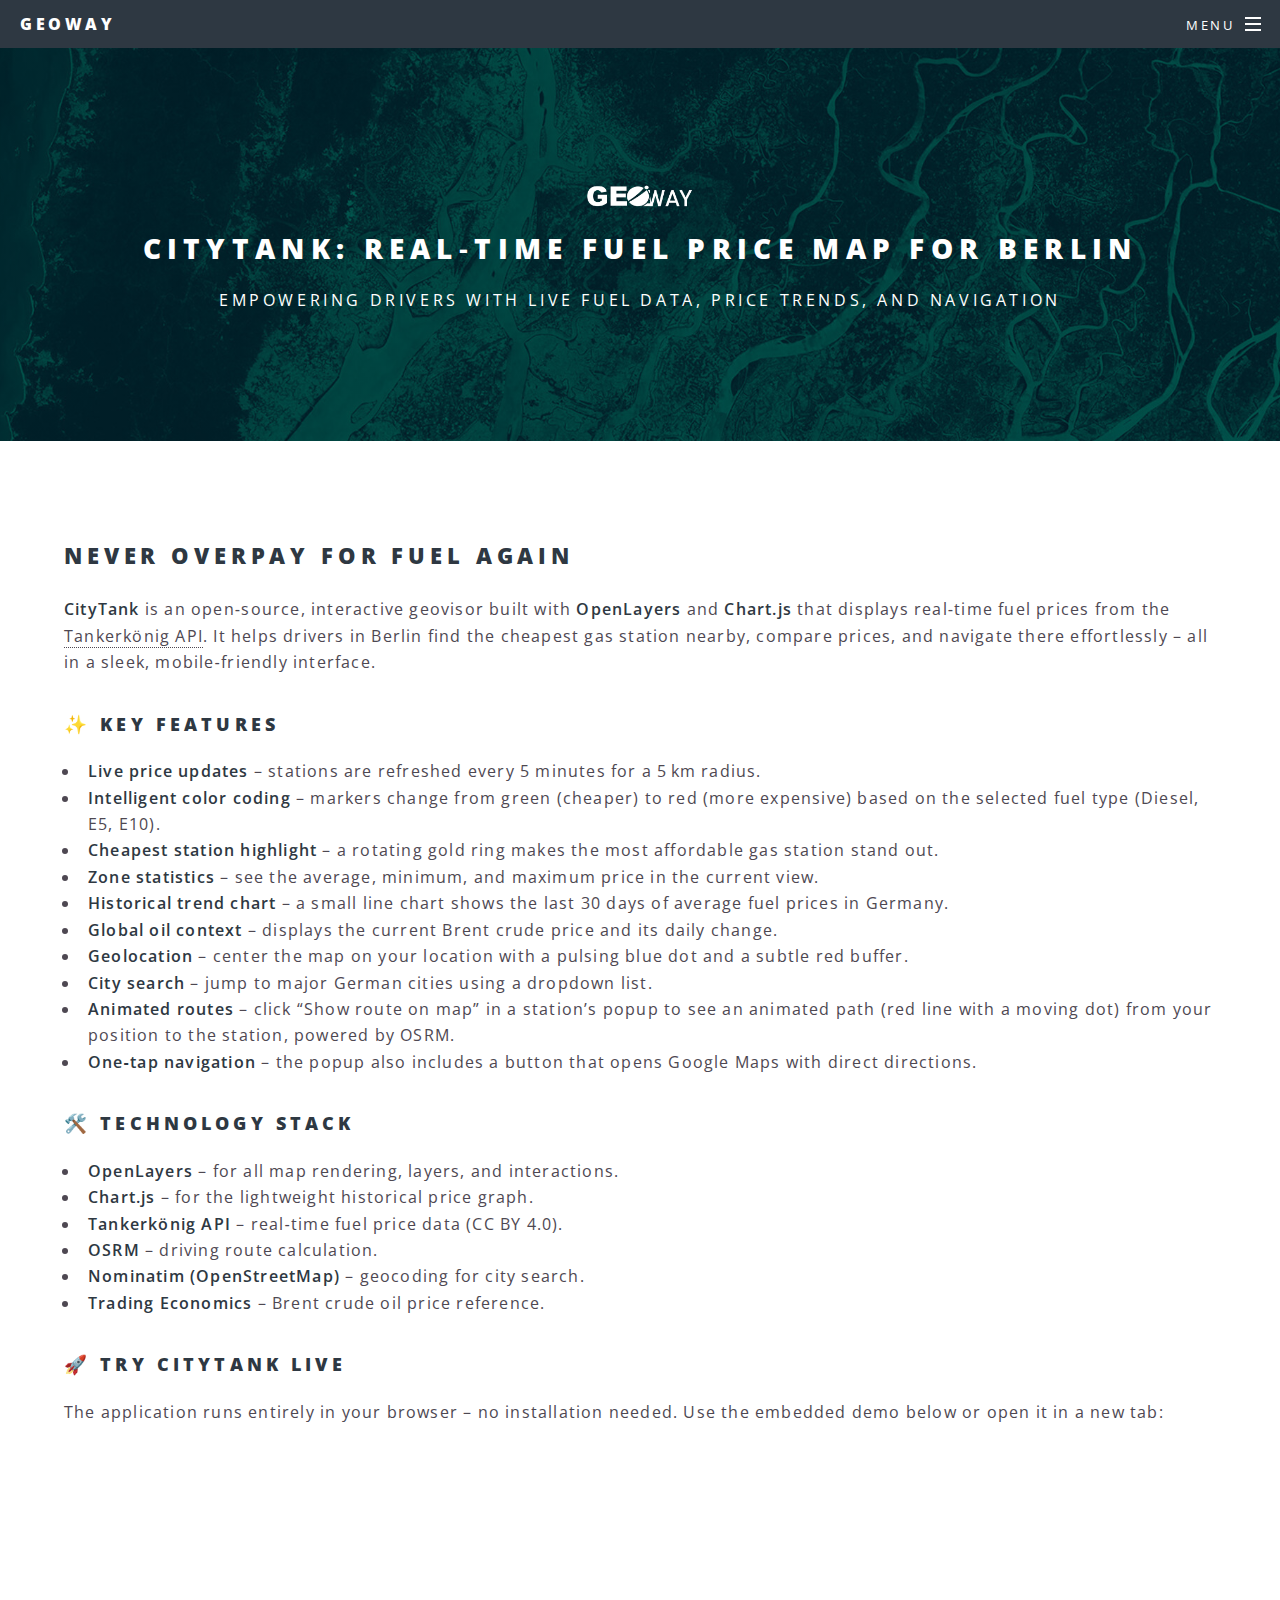
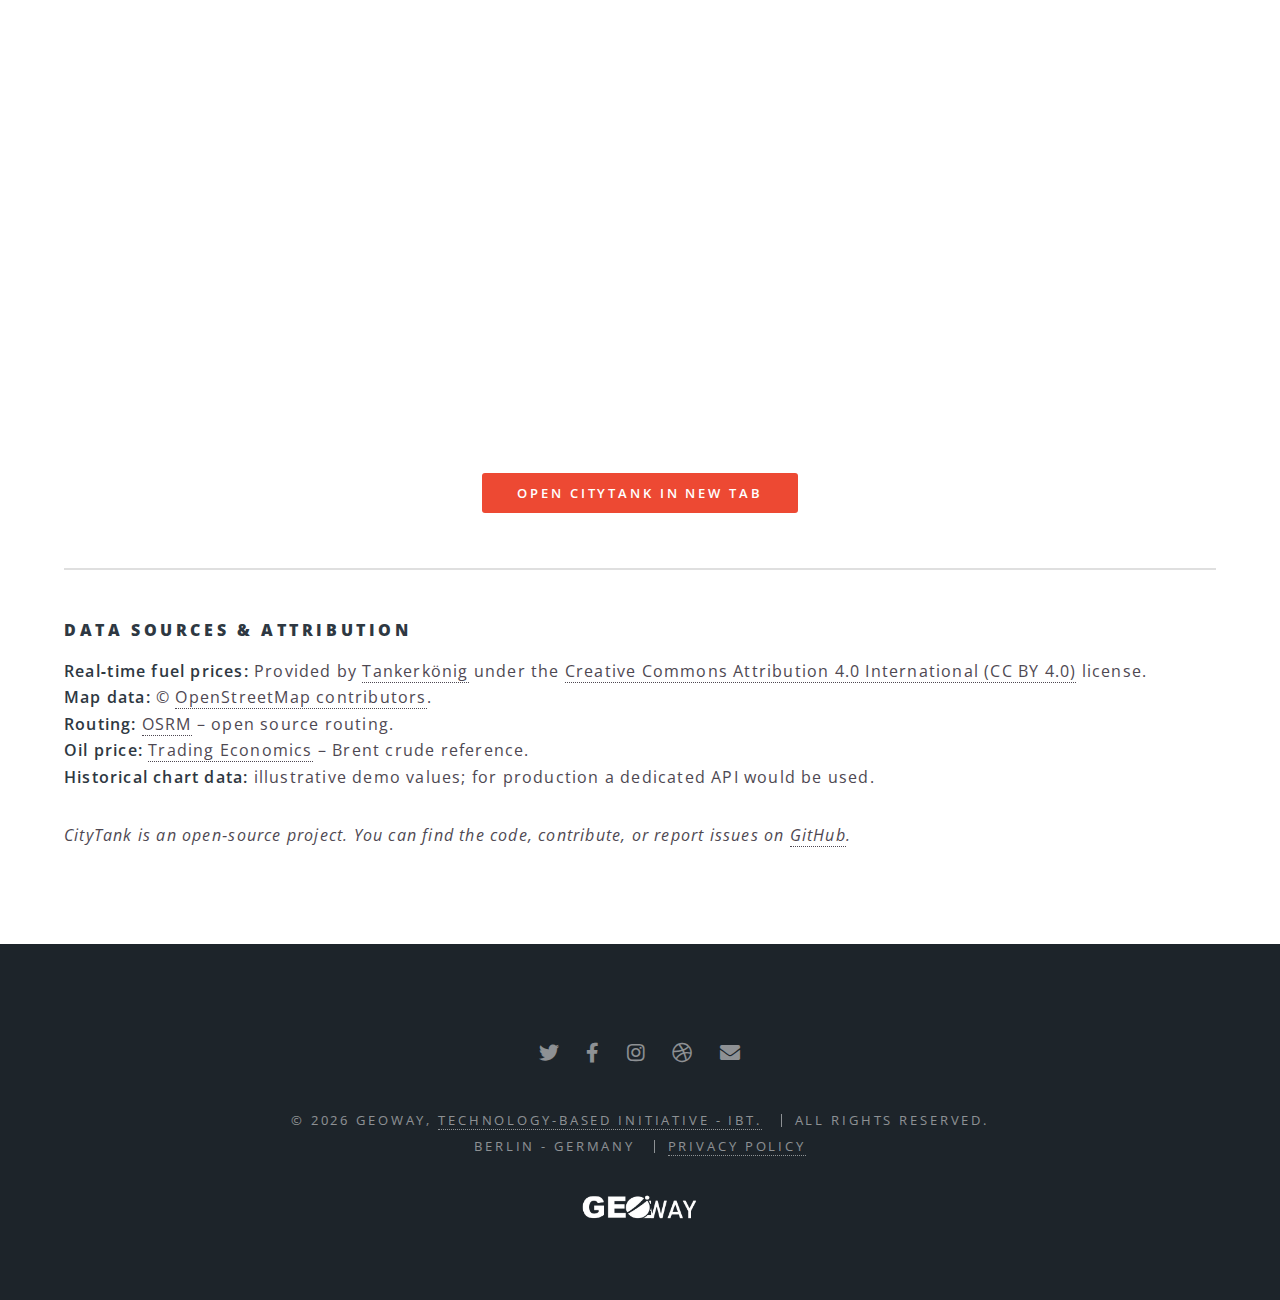
<file: fuel.html>
<!DOCTYPE HTML>
<!--
	Spectral by HTML5 UP
	html5up.net | @ajlkn
	Free for personal and commercial use under the CCA 3.0 license (html5up.net/license)
-->
<html>
	<head>
		<title>CityTank · Real‑time Fuel Prices in Berlin | GeoWay</title>
		<meta charset="utf-8" />
		<meta name="viewport" content="width=device-width, initial-scale=1, user-scalable=no" />
		<meta name="description" content="CityTank is an interactive geovisor that shows live fuel prices from Tankerkönig, with price indicators, animated routes, and historical trends." />
		<link rel="stylesheet" href="assets/css/main.css" />
		<noscript><link rel="stylesheet" href="assets/css/noscript.css" /></noscript>
		<link rel="shortcut icon" href="images/favicon.ico" type="image/x-icon">
		<link rel="icon" href="images/favicon.ico" type="image/x-icon">
		<!-- Google tag (gtag.js) -->
		<script async src="https://www.googletagmanager.com/gtag/js?id=G-7SG2LKLLKE"></script>
		<script>
			window.dataLayer = window.dataLayer || [];
			function gtag(){dataLayer.push(arguments);}
			gtag('js', new Date());
			gtag('config', 'G-7SG2LKLLKE');
		</script>
	</head>
	<body class="is-preload">

		<!-- Page Wrapper -->
		<div id="page-wrapper">

			<!-- Header -->
			<header id="header">
				<h1><a href="index.html">GeoWay</a></h1>
				<nav id="nav">
					<ul>
						<li class="special">
							<a href="#menu" class="menuToggle"><span>Menu</span></a>
							<div id="menu">
								<ul>
									<li><a href="index.html">Home</a></li>
									<li><a href="generic.html">Projects</a></li>
									<li><a href="blog.html">Blog & News</a></li>
									<li><a href="contact.html">Contact Us</a></li>
								</ul>
							</div>
						</li>
					</ul>
				</nav>
			</header>

			<!-- Main -->
			<article id="main">
				<header>
					<img src="images/Logo5.png" alt="GeoWay Logo" width="10%" height="10%"/><br />
					<h2>CityTank: Real‑Time Fuel Price Map for Berlin</h2>
					<p>Empowering drivers with live fuel data, price trends, and navigation</p>
				</header>
				<section class="wrapper style5">
					<div class="inner">

						<h2>Never overpay for fuel again</h2>
						<p><strong>CityTank</strong> is an open‑source, interactive geovisor built with <strong>OpenLayers</strong> and <strong>Chart.js</strong> that displays real‑time fuel prices from the <a href="https://www.tankerkoenig.de" target="_blank">Tankerkönig API</a>. It helps drivers in Berlin find the cheapest gas station nearby, compare prices, and navigate there effortlessly – all in a sleek, mobile‑friendly interface.</p>

						<h3>✨ Key Features</h3>
						<ul>
							<li><strong>Live price updates</strong> – stations are refreshed every 5 minutes for a 5 km radius.</li>
							<li><strong>Intelligent color coding</strong> – markers change from green (cheaper) to red (more expensive) based on the selected fuel type (Diesel, E5, E10).</li>
							<li><strong>Cheapest station highlight</strong> – a rotating gold ring makes the most affordable gas station stand out.</li>
							<li><strong>Zone statistics</strong> – see the average, minimum, and maximum price in the current view.</li>
							<li><strong>Historical trend chart</strong> – a small line chart shows the last 30 days of average fuel prices in Germany.</li>
							<li><strong>Global oil context</strong> – displays the current Brent crude price and its daily change.</li>
							<li><strong>Geolocation</strong> – center the map on your location with a pulsing blue dot and a subtle red buffer.</li>
							<li><strong>City search</strong> – jump to major German cities using a dropdown list.</li>
							<li><strong>Animated routes</strong> – click “Show route on map” in a station’s popup to see an animated path (red line with a moving dot) from your position to the station, powered by OSRM.</li>
							<li><strong>One‑tap navigation</strong> – the popup also includes a button that opens Google Maps with direct directions.</li>
						</ul>

						<h3>🛠️ Technology Stack</h3>
						<ul>
							<li><strong>OpenLayers</strong> – for all map rendering, layers, and interactions.</li>
							<li><strong>Chart.js</strong> – for the lightweight historical price graph.</li>
							<li><strong>Tankerkönig API</strong> – real‑time fuel price data (CC BY 4.0).</li>
							<li><strong>OSRM</strong> – driving route calculation.</li>
							<li><strong>Nominatim (OpenStreetMap)</strong> – geocoding for city search.</li>
							<li><strong>Trading Economics</strong> – Brent crude oil price reference.</li>
						</ul>

						<h3>🚀 Try CityTank live</h3>
						<p>The application runs entirely in your browser – no installation needed. Use the embedded demo below or open it in a new tab:</p>
						<iframe src="https://geo-way.github.io/CityTank/" width="100%" height="600" frameborder="0" allowfullscreen></iframe>
						<p style="text-align:center; margin-top:0.5em;"><a href="https://geo-way.github.io/CityTank/" target="_blank" class="button primary">Open CityTank in new tab</a></p>

						<hr />

						<h4>Data Sources & Attribution</h4>
						<p><strong>Real‑time fuel prices:</strong> Provided by <a href="https://www.tankerkoenig.de" target="_blank">Tankerkönig</a> under the <a href="https://creativecommons.org/licenses/by/4.0/" target="_blank">Creative Commons Attribution 4.0 International (CC BY 4.0)</a> license.<br/>
						<strong>Map data:</strong> © <a href="https://www.openstreetmap.org/copyright" target="_blank">OpenStreetMap contributors</a>.<br/>
						<strong>Routing:</strong> <a href="http://project-osrm.org/" target="_blank">OSRM</a> – open source routing.<br/>
						<strong>Oil price:</strong> <a href="https://tradingeconomics.com/commodity/brent-crude-oil" target="_blank">Trading Economics</a> – Brent crude reference.<br/>
						<strong>Historical chart data:</strong> illustrative demo values; for production a dedicated API would be used.</p>

						<p><em>CityTank is an open‑source project. You can find the code, contribute, or report issues on <a href="https://github.com/geo-way/CityTank" target="_blank">GitHub</a>.</em></p>

					</div>
				</section>
			</article>

			<!-- Footer -->
			<footer id="footer">
				<ul class="icons">
					<li><a href="#" class="icon brands fa-twitter"><span class="label">Twitter</span></a></li>
					<li><a href="#" class="icon brands fa-facebook-f"><span class="label">Facebook</span></a></li>
					<li><a href="#" class="icon brands fa-instagram"><span class="label">Instagram</span></a></li>
					<li><a href="#" class="icon brands fa-dribbble"><span class="label">Dribbble</span></a></li>
					<li><a href="#" class="icon solid fa-envelope"><span class="label">Email</span></a></li>
				</ul>
				<ul class="copyright">
					<li>&copy; 2026 GEOWAY, <a href="https://geo-way.github.io/GeoWay.io/">Technology-Based initiative - IBT.</a></li>
					<li>All rights reserved.</li><br>
					Berlin - Germany
					<li><a href="privacy.html">Privacy Policy</a></li>
				</ul>
				<img src="images/Logo5.png" alt="GeoWay Logo" width="10%" height="10%"/><br />
			</footer>

		</div>

		<!-- Scripts -->
		<script src="assets/js/jquery.min.js"></script>
		<script src="assets/js/jquery.scrollex.min.js"></script>
		<script src="assets/js/jquery.scrolly.min.js"></script>
		<script src="assets/js/browser.min.js"></script>
		<script src="assets/js/breakpoints.min.js"></script>
		<script src="assets/js/util.js"></script>
		<script src="assets/js/main.js"></script>

	</body>
</html>
</file>
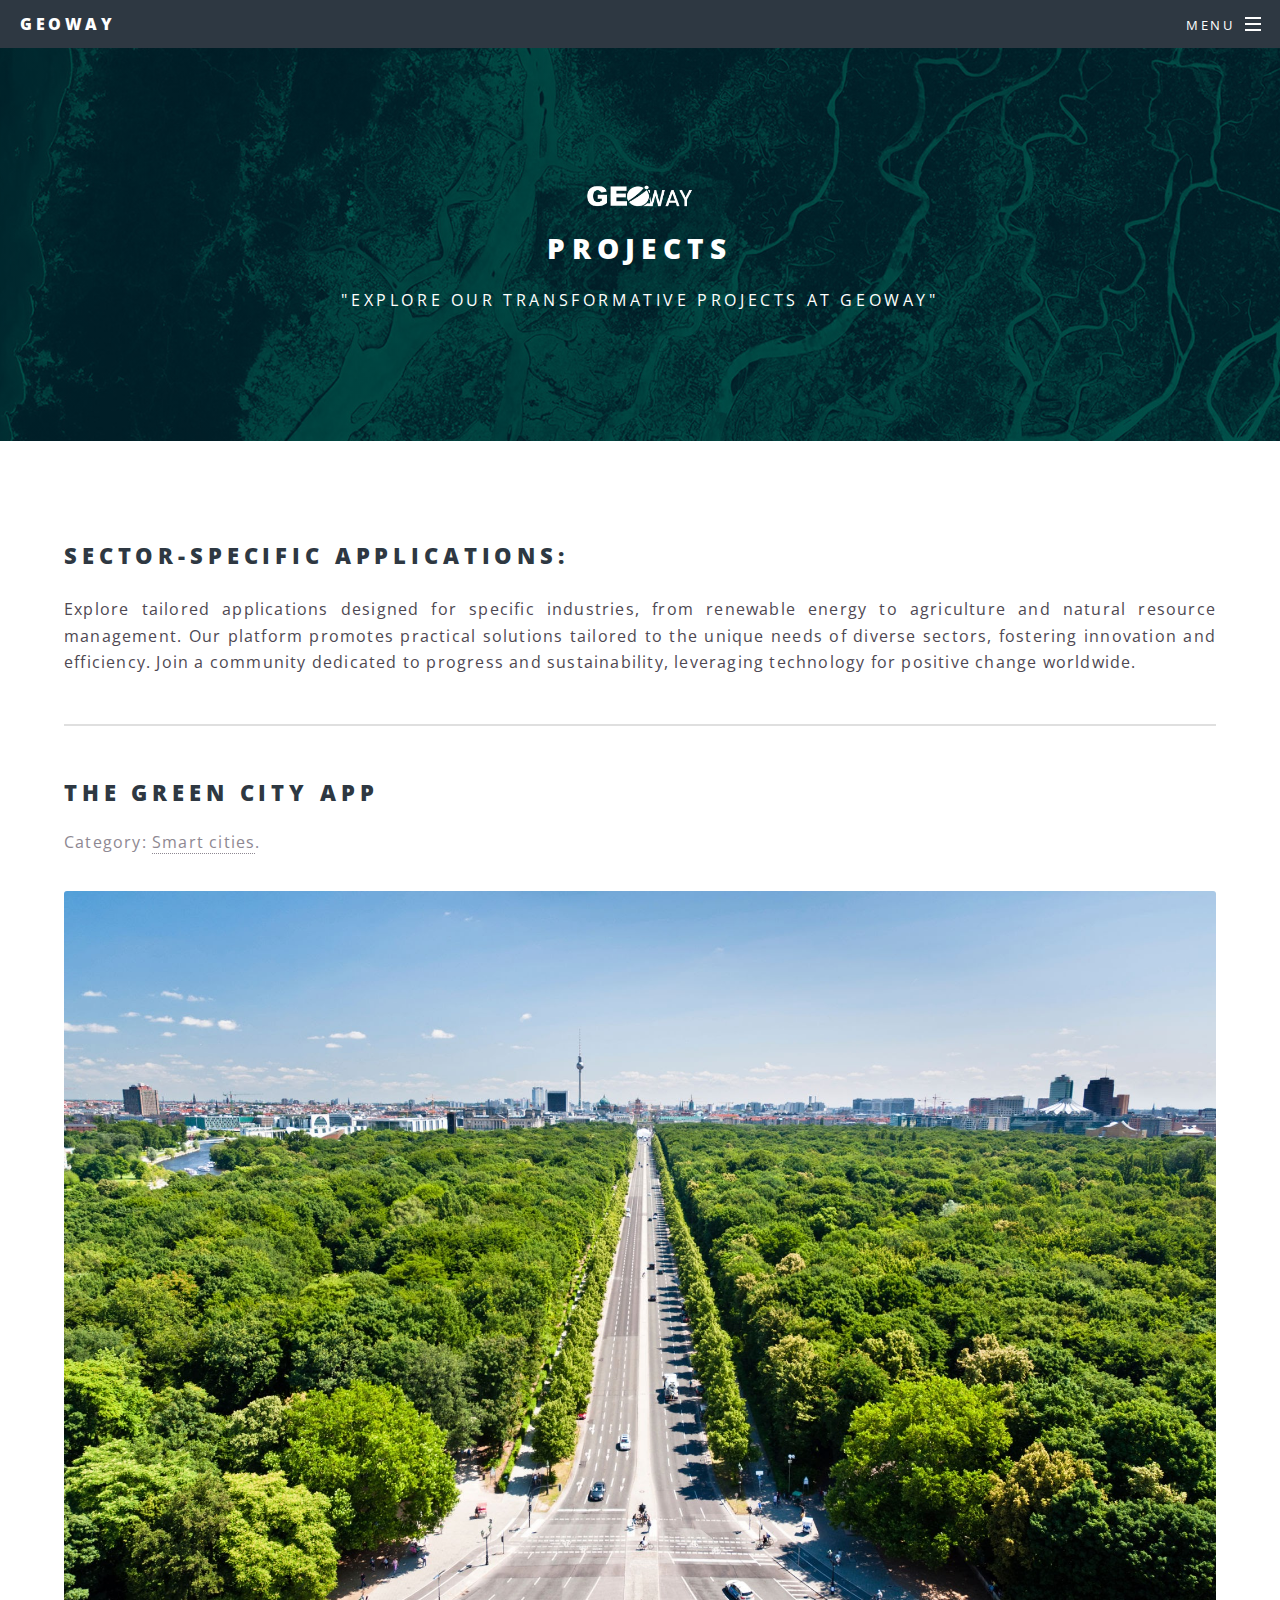
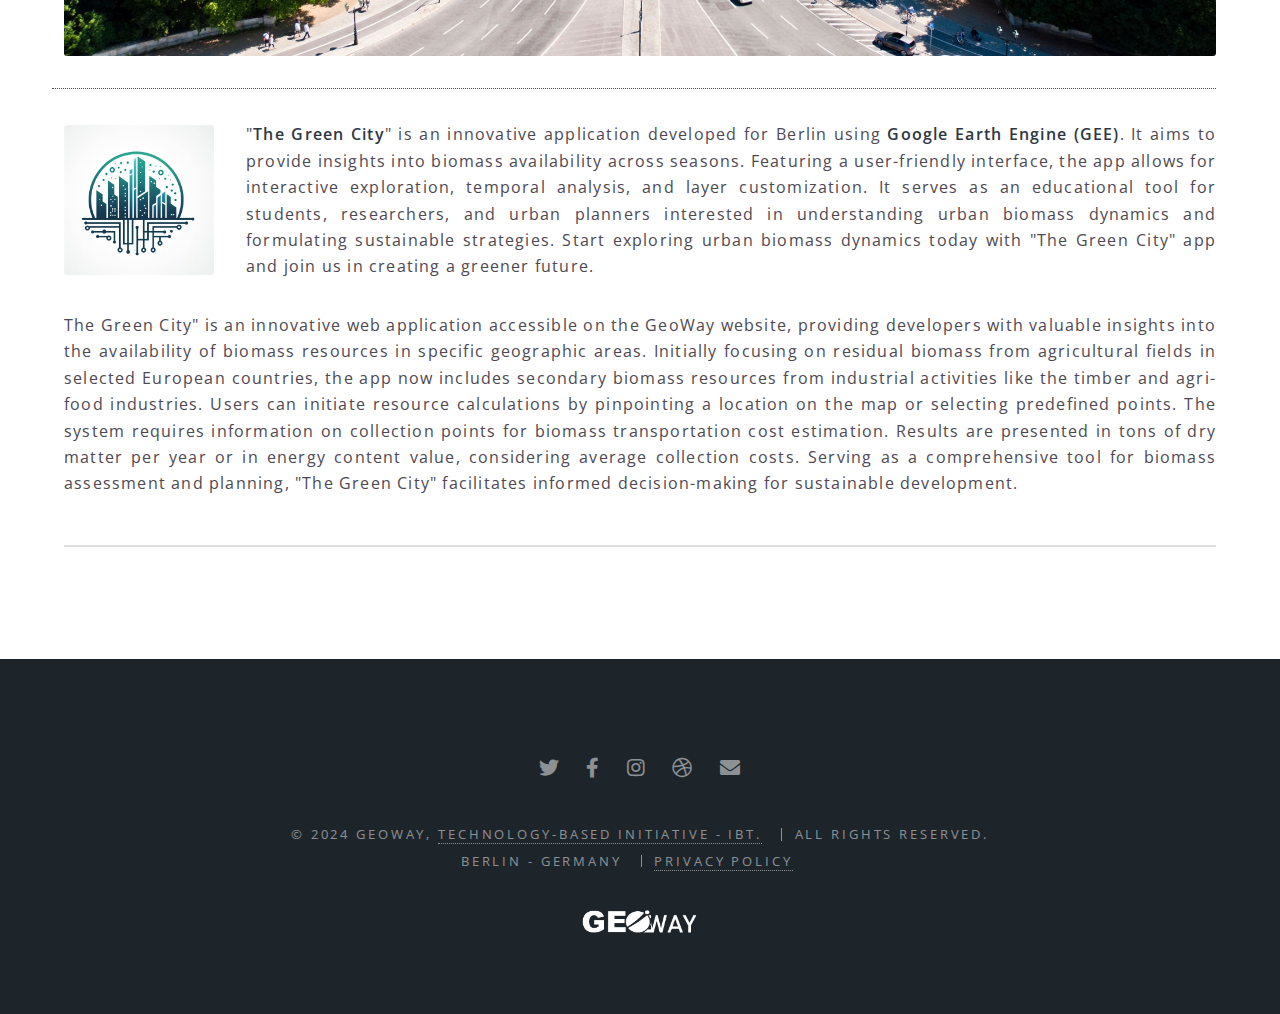
<file: generic.html>
<!DOCTYPE HTML>
<!--
	Spectral by HTML5 UP
	html5up.net | @ajlkn
	Free for personal and commercial use under the CCA 3.0 license (html5up.net/license)
-->
<html>
	<head>
		<title>Generic - Spectral by HTML5 UP</title>
		<meta charset="utf-8" />
		<meta name="viewport" content="width=device-width, initial-scale=1, user-scalable=no" />
		<link rel="stylesheet" href="assets/css/main.css" />
		<noscript><link rel="stylesheet" href="assets/css/noscript.css" /></noscript>
		<link rel="shortcut icon" href="images/favicon.ico" type="image/x-icon">
<link rel="icon" href="images/favicon.ico" type="image/x-icon">
<!-- Google tag (gtag.js) -->
<script async src="https://www.googletagmanager.com/gtag/js?id=G-7SG2LKLLKE"></script>
<script>
  window.dataLayer = window.dataLayer || [];
  function gtag(){dataLayer.push(arguments);}
  gtag('js', new Date());

  gtag('config', 'G-7SG2LKLLKE');
</script>
	</head>
	<body class="is-preload">

		<!-- Page Wrapper -->
			<div id="page-wrapper">

				<!-- Header -->
					<header id="header">
						<h1><a href="index.html">GeoWay</a></h1>
						<nav id="nav">
							<ul>
								<li class="special">
									<a href="#menu" class="menuToggle"><span>Menu</span></a>
									<div id="menu">
													<ul>
										<li><a href="index.html">Home</a></li>
										<li><a href="generic.html">Projects</a></li>
										<li><a href="blog.html">Blog & News</a></li>
										<!--<li><a href="#">Blog</a></li>-->
										<li><a href="contact.html">Contact Us</a></li>
										</ul>
									</div>
								</li>
							</ul>
						</nav>
					</header>

				<!-- Main -->
					<article id="main">
					
						<header>
											<img src="images/Logo5.png" alt="" width="10%" height="10%"/><br />
							<h2>PROJECTS</h2>
							<p>"Explore Our Transformative Projects at GeoWay"</p>
					
						</header>

						<section class="wrapper style5">
							<div class="inner">
						
									<h2>SECTOR-SPECIFIC APPLICATIONS:</h2>
									<p style="text-align: justify;">Explore tailored applications designed for specific industries, from renewable energy to agriculture and natural resource management. Our platform promotes practical solutions tailored to the unique needs of diverse sectors, fostering innovation and efficiency. Join a community dedicated to progress and sustainability, leveraging technology for positive change worldwide.</p>
									<hr />
						
								<section>
									<header>
										<a href="greencity.html">
											<h2>THE GREEN CITY APP</h2>
										</a>
										<p>Category: <a href="#">Smart cities</a>.</p></p>
									</header>

									<div class="box alt">
										<div class="row gtr-50 gtr-uniform">
											<a href="greencity.html"><div class="col-12"><span class="image fit"><img src="images/grenn.jpeg" alt="" /></span></div></a>

											<!--<div class="col-4"><span class="image fit"><img src="images/pic01.jpg" alt="" /></span></div>
											<div class="col-4"><span class="image fit"><img src="images/pic02.jpg" alt="" /></span></div>
											<div class="col-4"><span class="image fit"><img src="images/pic03.jpg" alt="" /></span></div>
											<div class="col-4"><span class="image fit"><img src="images/pic03.jpg" alt="" /></span></div>
											<div class="col-4"><span class="image fit"><img src="images/pic02.jpg" alt="" /></span></div>
											<div class="col-4"><span class="image fit"><img src="images/pic01.jpg" alt="" /></span></div>
											<div class="col-4"><span class="image fit"><img src="images/pic02.jpg" alt="" /></span></div>
											<div class="col-4"><span class="image fit"><img src="images/pic01.jpg" alt="" /></span></div>
											<div class="col-4"><span class="image fit"><img src="images/pic03.jpg" alt="" /></span></div>-->
										</div>
									</div>
									<!--<h5>Left &amp; Right</h5>-->
									<p style="text-align: justify;"><a href="greencity.html"><span class="image left"><img src="images/OIG4.jpeg" alt="" style="width: 150px; height: 150px;" /></span></a>
									"<b>The Green City</b>" is an innovative application developed for Berlin using <b>Google Earth Engine (GEE)</b>. It aims to provide insights into biomass availability across seasons. Featuring a user-friendly interface, the app allows for interactive exploration, temporal analysis, and layer customization. It serves as an educational tool for students, researchers, and urban planners interested in understanding urban biomass dynamics and formulating sustainable strategies. Start exploring urban biomass dynamics today with "The Green City" app and join us in creating a greener future.</p>
									<!--<p><span class="image right"><img src="images/pic05.jpg" alt="" /></span>"-->
									
									<p style="text-align: justify;"> The Green City" is an innovative web application accessible on the GeoWay website, providing developers with valuable insights into the availability of biomass resources in specific geographic areas. Initially focusing on residual biomass from agricultural fields in selected European countries, the app now includes secondary biomass resources from industrial activities like the timber and agri-food industries. Users can initiate resource calculations by pinpointing a location on the map or selecting predefined points. The system requires information on collection points for biomass transportation cost estimation. Results are presented in tons of dry matter per year or in energy content value, considering average collection costs. Serving as a comprehensive tool for biomass assessment and planning, "The Green City" facilitates informed decision-making for sustainable development.</p>
									<hr />
									
								</section>
						</article>
					



				<!-- Footer -->
					<footer id="footer">
						<ul class="icons">
							<li><a href="#" class="icon brands fa-twitter"><span class="label">Twitter</span></a></li>
							<li><a href="#" class="icon brands fa-facebook-f"><span class="label">Facebook</span></a></li>
							<li><a href="#" class="icon brands fa-instagram"><span class="label">Instagram</span></a></li>
							<li><a href="#" class="icon brands fa-dribbble"><span class="label">Dribbble</span></a></li>
							<li><a href="#" class="icon solid fa-envelope"><span class="label">Email</span></a></li>
						</ul>
						<ul class="copyright">
							<li>&copy; 2024 GEOWAY, <a href="https://geo-way.github.io/GeoWay.io/">Technology-Based initiative - IBT.</a> </li> <li>All rights reserved. </li><br>
								Berlin - Germany
						<li><a href="privacy.html">Privacy Policy</a><li></ul>
					<img src="images/Logo5.png" alt="" width="10%" height="10%"/><br />
						
					</footer>

			</div>


		<!-- Scripts -->
			<script src="assets/js/jquery.min.js"></script>
			<script src="assets/js/jquery.scrollex.min.js"></script>
			<script src="assets/js/jquery.scrolly.min.js"></script>
			<script src="assets/js/browser.min.js"></script>
			<script src="assets/js/breakpoints.min.js"></script>
			<script src="assets/js/util.js"></script>
			<script src="assets/js/main.js"></script>

	</body>
</html>
</file>
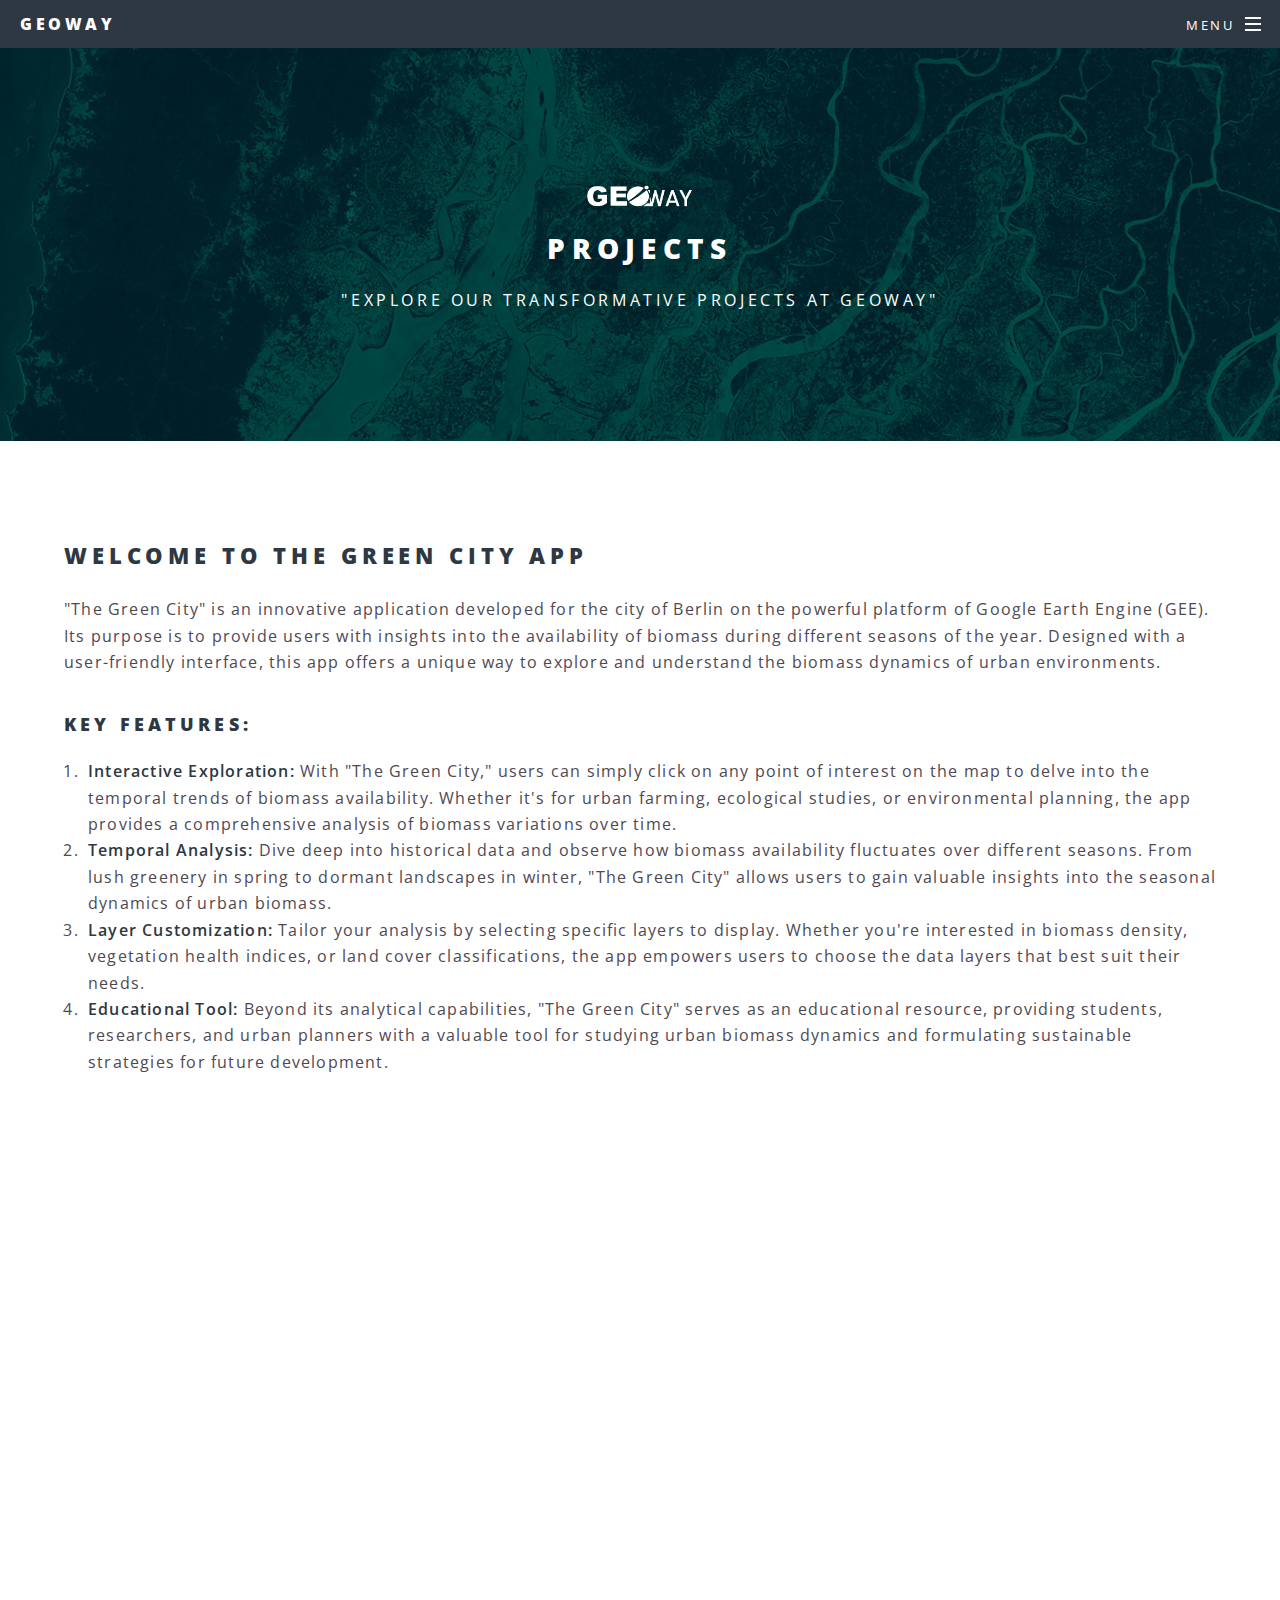
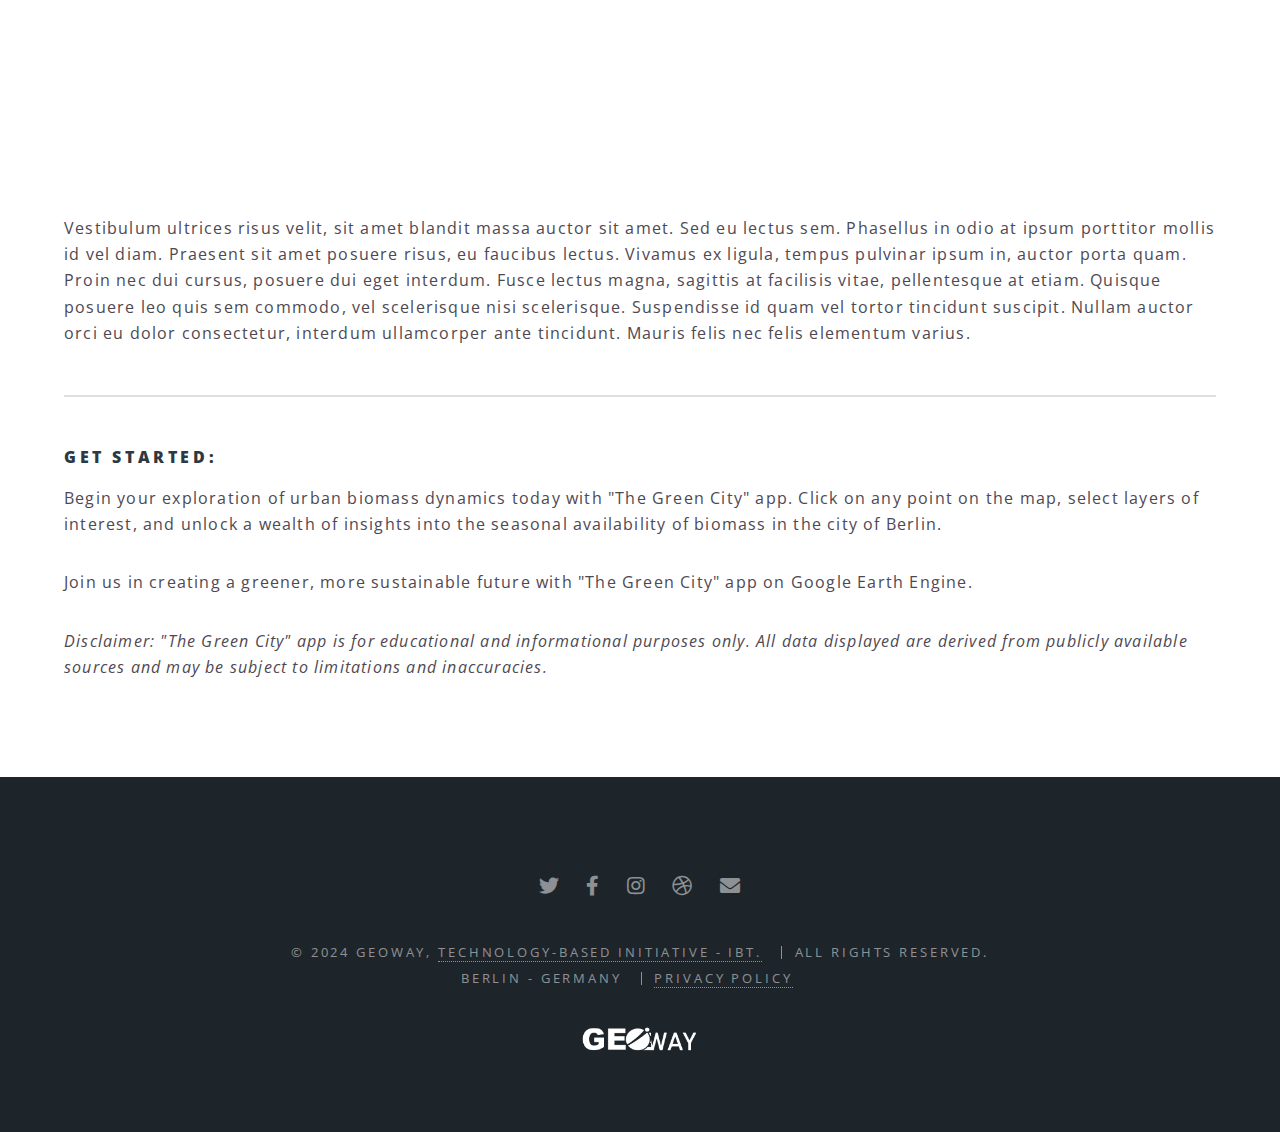
<file: greencity.html>
<!DOCTYPE HTML>
<!--
	Spectral by HTML5 UP
	html5up.net | @ajlkn
	Free for personal and commercial use under the CCA 3.0 license (html5up.net/license)
-->
<html>
	<head>
		<title>Generic - Spectral by HTML5 UP</title>
		<meta charset="utf-8" />
		<meta name="viewport" content="width=device-width, initial-scale=1, user-scalable=no" />
		<link rel="stylesheet" href="assets/css/main.css" />
		<noscript><link rel="stylesheet" href="assets/css/noscript.css" /></noscript>
		<link rel="shortcut icon" href="images/favicon.ico" type="image/x-icon">
<link rel="icon" href="images/favicon.ico" type="image/x-icon">
<!-- Google tag (gtag.js) -->
<script async src="https://www.googletagmanager.com/gtag/js?id=G-7SG2LKLLKE"></script>
<script>
  window.dataLayer = window.dataLayer || [];
  function gtag(){dataLayer.push(arguments);}
  gtag('js', new Date());

  gtag('config', 'G-7SG2LKLLKE');
</script>
	</head>
	<body class="is-preload">

		<!-- Page Wrapper -->
			<div id="page-wrapper">

				<!-- Header -->
					<header id="header">
						<h1><a href="index.html">GeoWay</a></h1>
						<nav id="nav">
							<ul>
								<li class="special">
									<a href="#menu" class="menuToggle"><span>Menu</span></a>
									<div id="menu">
													<ul>
										<li><a href="index.html">Home</a></li>
										<li><a href="generic.html">Projects</a></li>
										<li><a href="blog.html">Blog & News</a></li>
										<!--<li><a href="#">Blog</a></li>-->
										<li><a href="contact.html">Contact Us</a></li>
										</ul>
									</div>
								</li>
							</ul>
						</nav>
					</header>

				<!-- Main -->
					<article id="main">
						<header>
																	<img src="images/Logo5.png" alt="" width="10%" height="10%"/><br />
							<h2>Projects</h2>
							<p>"Explore Our Transformative Projects at GeoWay"</p>
						</header>
						<section class="wrapper style5">
							<div class="inner">

								<h2>Welcome to The Green City App</h2>
								<p>"The Green City" is an innovative application developed for the city of Berlin on the powerful platform of Google Earth Engine (GEE). Its purpose is to provide users with insights into the availability of biomass during different seasons of the year. Designed with a user-friendly interface, this app offers a unique way to explore and understand the biomass dynamics of urban environments.</p>

									<h3>Key Features:</h3>

									<ol>
									  <li><strong>Interactive Exploration:</strong> With "The Green City," users can simply click on any point of interest on the map to delve into the temporal trends of biomass availability. Whether it's for urban farming, ecological studies, or environmental planning, the app provides a comprehensive analysis of biomass variations over time.</li>
									  <li><strong>Temporal Analysis:</strong> Dive deep into historical data and observe how biomass availability fluctuates over different seasons. From lush greenery in spring to dormant landscapes in winter, "The Green City" allows users to gain valuable insights into the seasonal dynamics of urban biomass.</li>
									  <li><strong>Layer Customization:</strong> Tailor your analysis by selecting specific layers to display. Whether you're interested in biomass density, vegetation health indices, or land cover classifications, the app empowers users to choose the data layers that best suit their needs.</li>
									  <li><strong>Educational Tool:</strong> Beyond its analytical capabilities, "The Green City" serves as an educational resource, providing students, researchers, and urban planners with a valuable tool for studying urban biomass dynamics and formulating sustainable strategies for future development.</li>
									</ol>

								
								<iframe width="100%" height="700" src="https://aariza.users.earthengine.app/view/the-green-city" frameborder="0" allow="encrypted-media" allowfullscreen></iframe><br>
								

								<p>Vestibulum ultrices risus velit, sit amet blandit massa auctor sit amet. Sed eu lectus sem. Phasellus in odio at ipsum porttitor mollis id vel diam. Praesent sit amet posuere risus, eu faucibus lectus. Vivamus ex ligula, tempus pulvinar ipsum in, auctor porta quam. Proin nec dui cursus, posuere dui eget interdum. Fusce lectus magna, sagittis at facilisis vitae, pellentesque at etiam. Quisque posuere leo quis sem commodo, vel scelerisque nisi scelerisque. Suspendisse id quam vel tortor tincidunt suscipit. Nullam auctor orci eu dolor consectetur, interdum ullamcorper ante tincidunt. Mauris felis nec felis elementum varius.</p>

								<hr />

									<h4>Get Started:</h4>

									<p>Begin your exploration of urban biomass dynamics today with "The Green City" app. Click on any point on the map, select layers of interest, and unlock a wealth of insights into the seasonal availability of biomass in the city of Berlin.</p>

									<p>Join us in creating a greener, more sustainable future with "The Green City" app on Google Earth Engine.</p>

									<p><em>Disclaimer: "The Green City" app is for educational and informational purposes only. All data displayed are derived from publicly available sources and may be subject to limitations and inaccuracies.</em></p>

							</div>
						</section>
					</article>

				<!-- Footer -->
					<footer id="footer">
						<ul class="icons">
							<li><a href="#" class="icon brands fa-twitter"><span class="label">Twitter</span></a></li>
							<li><a href="#" class="icon brands fa-facebook-f"><span class="label">Facebook</span></a></li>
							<li><a href="#" class="icon brands fa-instagram"><span class="label">Instagram</span></a></li>
							<li><a href="#" class="icon brands fa-dribbble"><span class="label">Dribbble</span></a></li>
							<li><a href="#" class="icon solid fa-envelope"><span class="label">Email</span></a></li>
						</ul>
						<ul class="copyright">
							<li>&copy; 2024 GEOWAY, <a href="https://geo-way.github.io/GeoWay.io/">Technology-Based initiative - IBT.</a> </li> <li>All rights reserved. </li><br>
								Berlin - Germany
						<li><a href="privacy.html">Privacy Policy</a><li></ul>
					<img src="images/Logo5.png" alt="" width="10%" height="10%"/><br />
						
					</footer>

			</div>


		<!-- Scripts -->
			<script src="assets/js/jquery.min.js"></script>
			<script src="assets/js/jquery.scrollex.min.js"></script>
			<script src="assets/js/jquery.scrolly.min.js"></script>
			<script src="assets/js/browser.min.js"></script>
			<script src="assets/js/breakpoints.min.js"></script>
			<script src="assets/js/util.js"></script>
			<script src="assets/js/main.js"></script>

	</body>
</html>
</file>
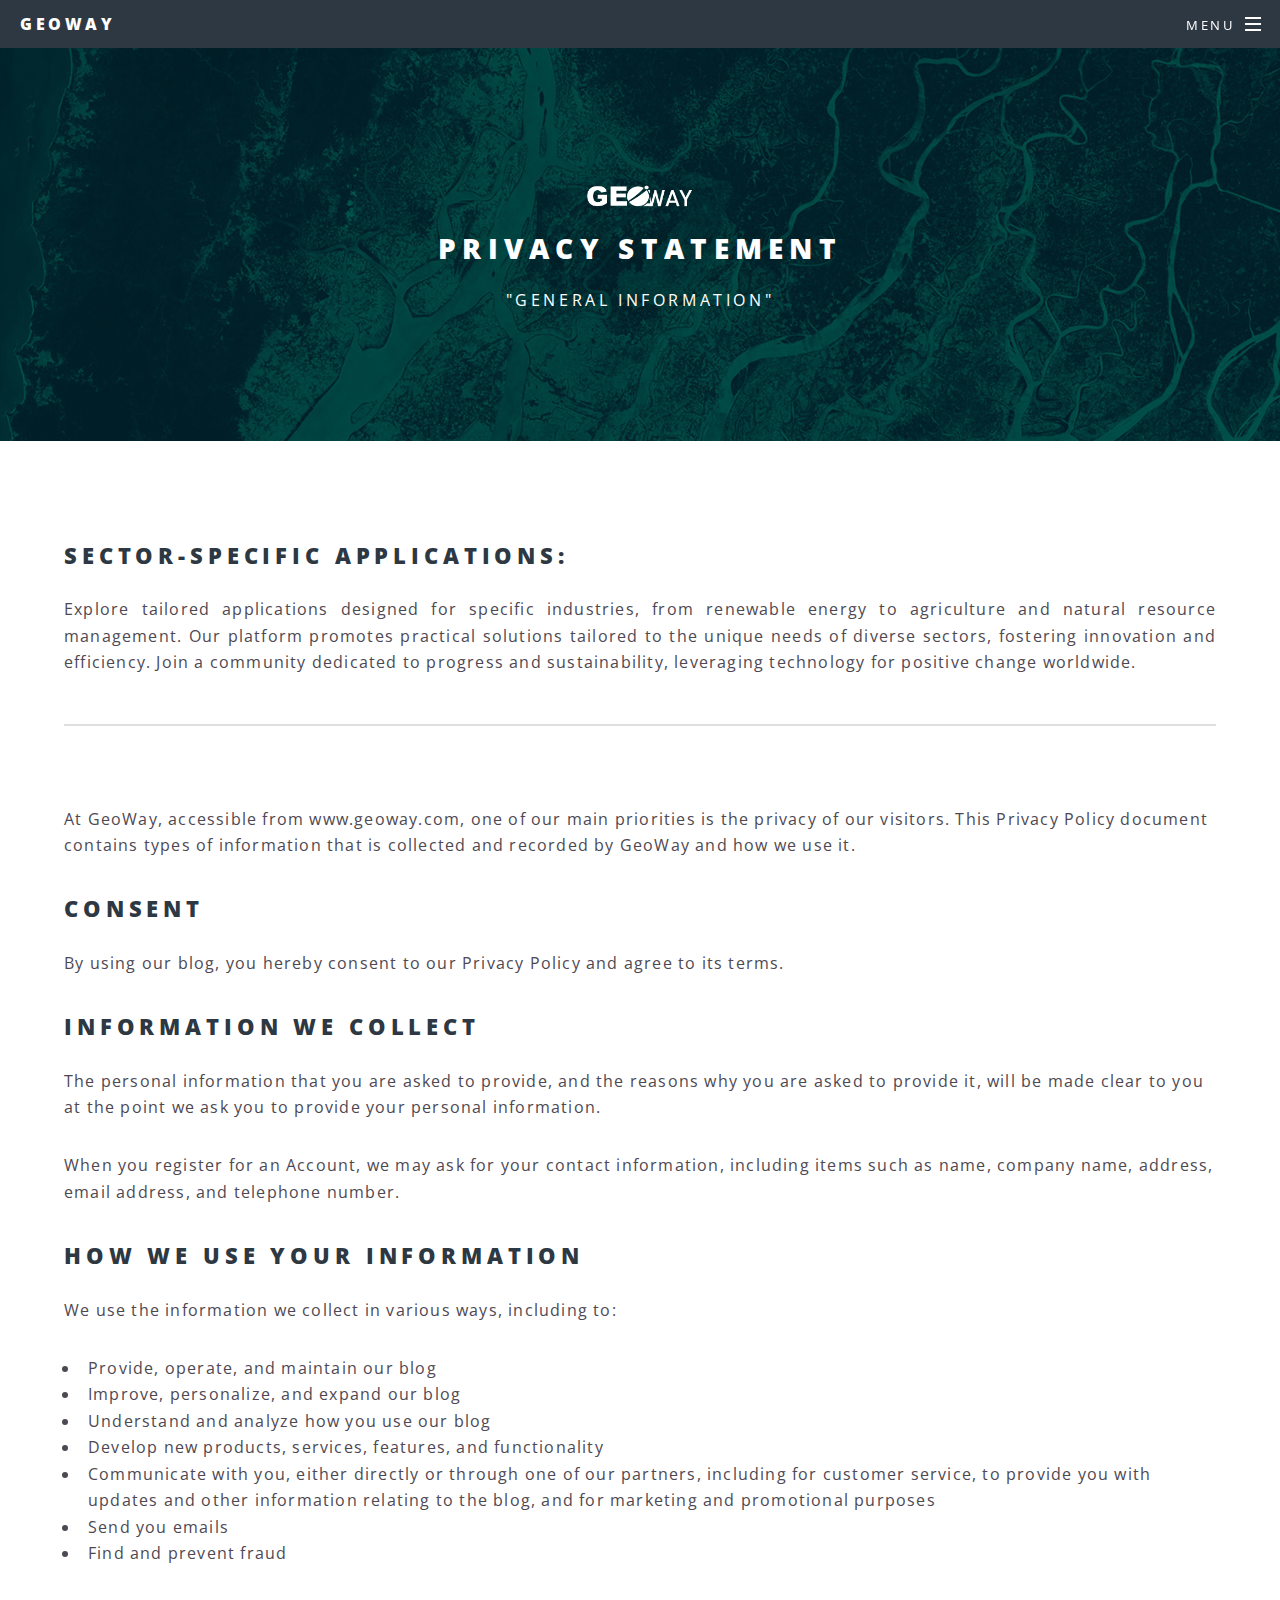
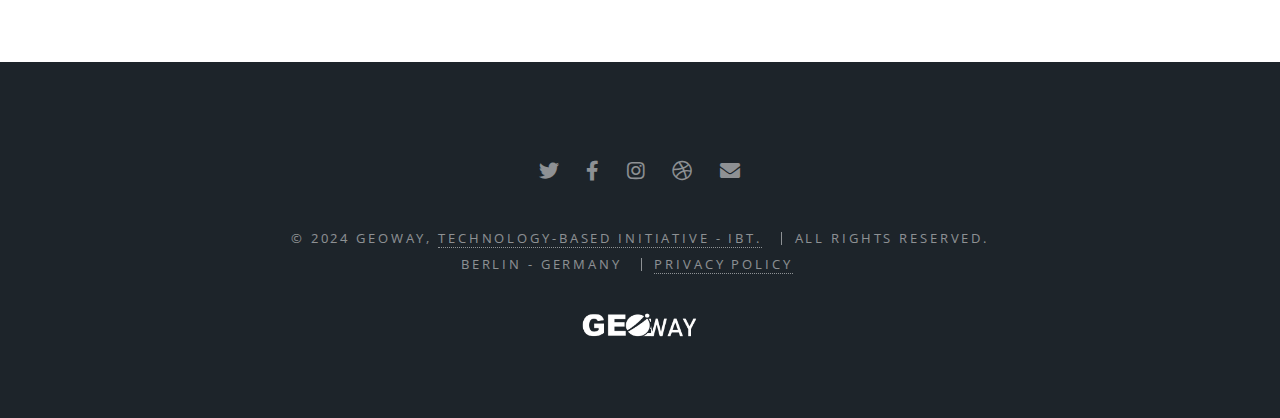
<file: privacy.html>
<!DOCTYPE HTML>
<html>
<head>
		<title>GeoWay - TBI</title>
	<meta charset="utf-8" />
	<meta name="viewport" content="width=device-width, initial-scale=1, user-scalable=no" />
	<link rel="stylesheet" href="assets/css/main.css" />
	<noscript><link rel="stylesheet" href="assets/css/noscript.css" /></noscript>
			<link rel="shortcut icon" href="images/favicon.ico" type="image/x-icon">
		<link rel="icon" href="images/favicon.ico" type="image/x-icon">
<!-- Google tag (gtag.js) -->
<script async src="https://www.googletagmanager.com/gtag/js?id=G-7SG2LKLLKE"></script>
<script>
  window.dataLayer = window.dataLayer || [];
  function gtag(){dataLayer.push(arguments);}
  gtag('js', new Date());

  gtag('config', 'G-7SG2LKLLKE');
</script>
</head>
<body class="is-preload">

	<!-- Page Wrapper -->
	<div id="page-wrapper">

		<!-- Header -->
		<header id="header">
			<h1><a href="index.html">GeoWay</a></h1>
			<nav id="nav">
				<ul>
					<li class="special">
						<a href="#menu" class="menuToggle"><span>Menu</span></a>
						<div id="menu">
							<ul>
								<li><a href="index.html">Home</a></li>
								<li><a href="generic.html">Projects</a></li>
								<li><a href="blog.html">Blog & News</a></li>
								<li><a href="contact.html">Contact Us</a></li>
								<li><a href="privacy.html">Privacy Policy</a></li>
							</ul>
						</div>
					</li>
				</ul>
			</nav>
		</header>

		<!-- Main -->
		<article id="main">
			<header>
				<img src="images/Logo5.png" alt="" width="10%" height="10%"/><br />
				<h2>PRIVACY STATEMENT</h2>
				<p>"General Information"</p>
			</header>

			<section class="wrapper style5">
				<div class="inner">
					<h2>SECTOR-SPECIFIC APPLICATIONS:</h2>
					<p style="text-align: justify;">Explore tailored applications designed for specific industries, from renewable energy to agriculture and natural resource management. Our platform promotes practical solutions tailored to the unique needs of diverse sectors, fostering innovation and efficiency. Join a community dedicated to progress and sustainability, leveraging technology for positive change worldwide.</p>
					<hr />

					<!-- Aquí puedes continuar con el contenido de tu página -->

					<!-- Privacy Policy Section -->
					<section id="privacy-policy">
						<h1>Privacy Policy</h1>
						<p>At GeoWay, accessible from www.geoway.com, one of our main priorities is the privacy of our visitors. This Privacy Policy document contains types of information that is collected and recorded by GeoWay and how we use it.</p>

						<h2>Consent</h2>
						<p>By using our blog, you hereby consent to our Privacy Policy and agree to its terms.</p>

						<h2>Information we collect</h2>
						<p>The personal information that you are asked to provide, and the reasons why you are asked to provide it, will be made clear to you at the point we ask you to provide your personal information.</p>
						<p>When you register for an Account, we may ask for your contact information, including items such as name, company name, address, email address, and telephone number.</p>

						<h2>How we use your information</h2>
						<p>We use the information we collect in various ways, including to:</p>
						<ul>
							<li>Provide, operate, and maintain our blog</li>
							<li>Improve, personalize, and expand our blog</li>
							<li>Understand and analyze how you use our blog</li>
							<li>Develop new products, services, features, and functionality</li>
							<li>Communicate with you, either directly or through one of our partners, including for customer service, to provide you with updates and other information relating to the blog, and for marketing and promotional purposes</li>
							<li>Send you emails</li>
							<li>Find and prevent fraud</li>
						</ul>

						<!-- The translation ends here as the original text was cut off. -->
					</section>
				</div>
			</section>
		</article>

				<!-- Footer -->
					<footer id="footer">
						<ul class="icons">
							<li><a href="#" class="icon brands fa-twitter"><span class="label">Twitter</span></a></li>
							<li><a href="#" class="icon brands fa-facebook-f"><span class="label">Facebook</span></a></li>
							<li><a href="#" class="icon brands fa-instagram"><span class="label">Instagram</span></a></li>
							<li><a href="#" class="icon brands fa-dribbble"><span class="label">Dribbble</span></a></li>
							<li><a href="#" class="icon solid fa-envelope"><span class="label">Email</span></a></li>
						</ul>
						<ul class="copyright">
							<li>&copy; 2024 GEOWAY, <a href="https://geo-way.github.io/GeoWay.io/">Technology-Based initiative - IBT.</a> </li> <li>All rights reserved. </li><br>
								Berlin - Germany
						<li><a href="privacy.html">Privacy Policy</a><li></ul>
					<img src="images/Logo5.png" alt="" width="10%" height="10%"/><br />
						
					</footer>

	</div>

	<!-- Scripts -->
	<script src="assets/js/jquery.min.js"></script>
	<script src="assets/js/jquery.scrollex.min.js"></script>
	<script src="assets/js/browser.min.js"></script>
	<script src="assets/js/breakpoints.min.js"></script>
	<script src="assets/js/util.js"></script>
	<script src="assets/js/main.js"></script>

</body>
</html>
</file>
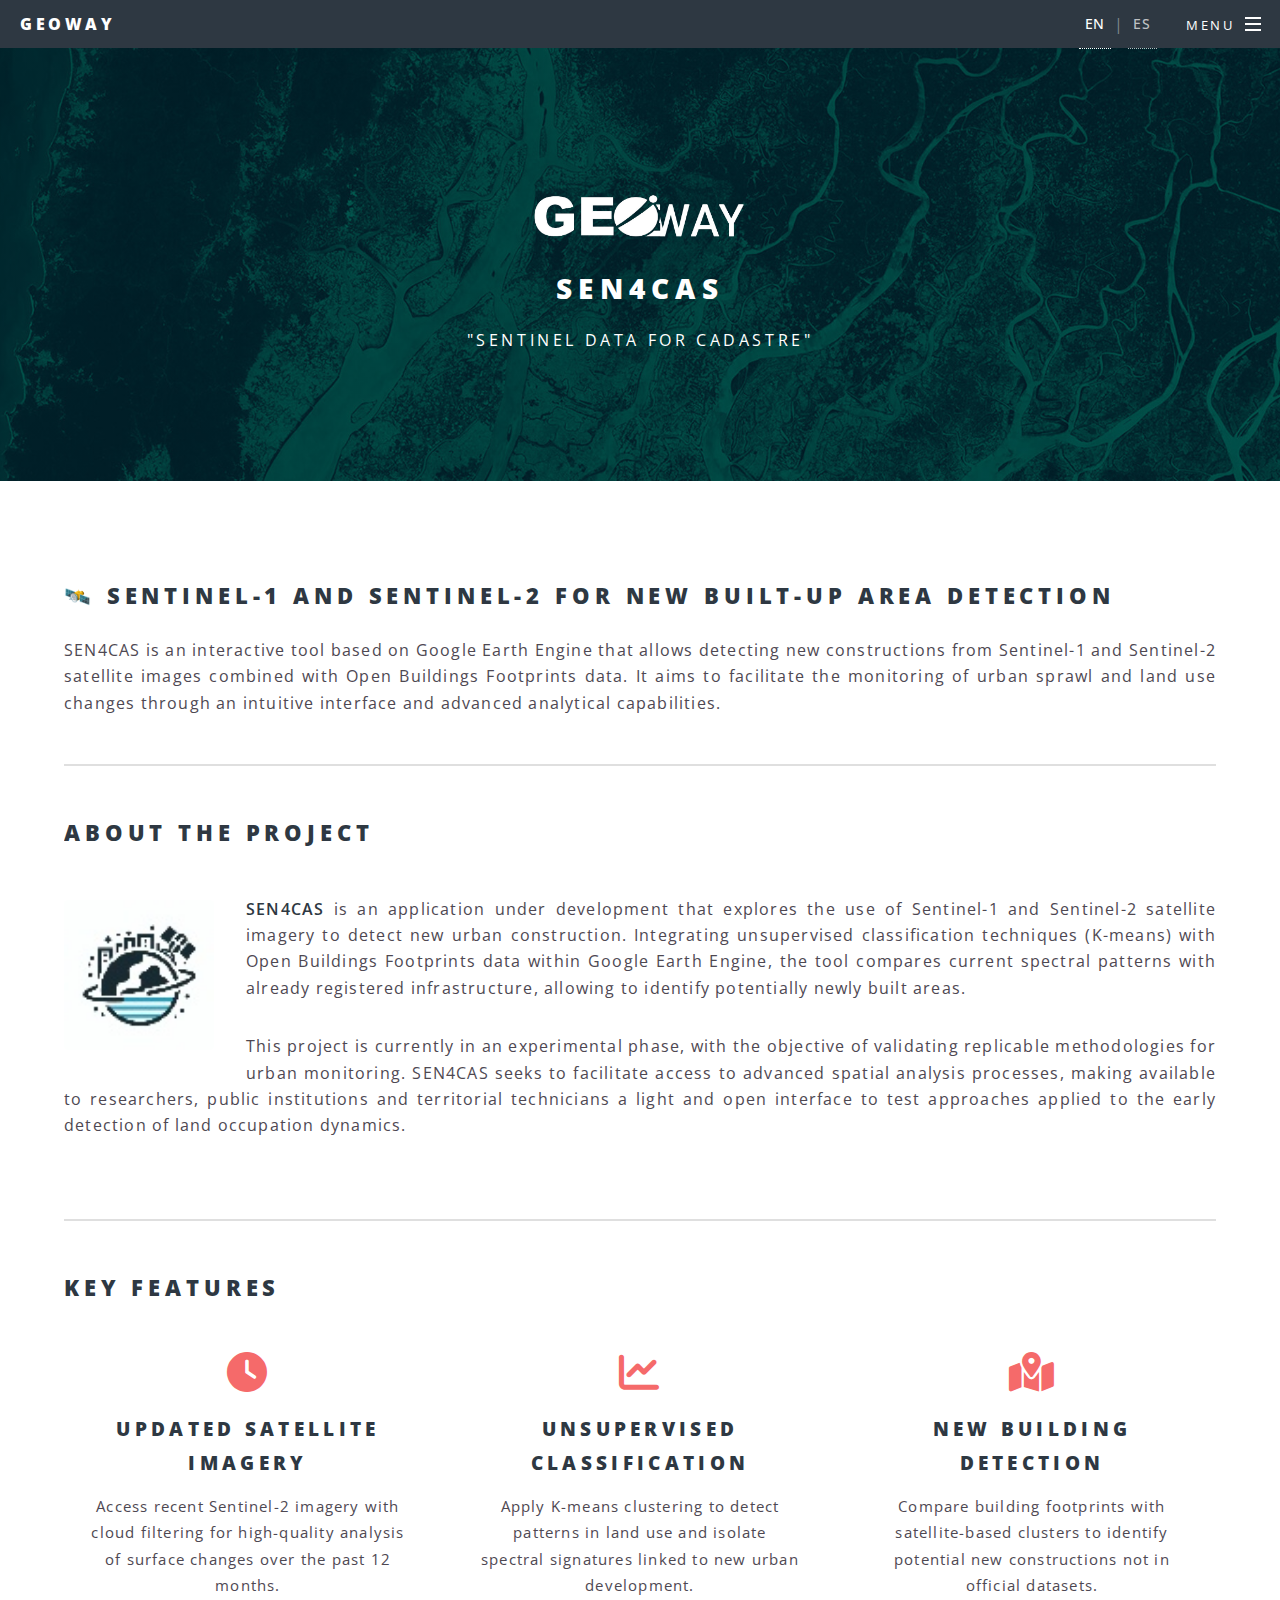
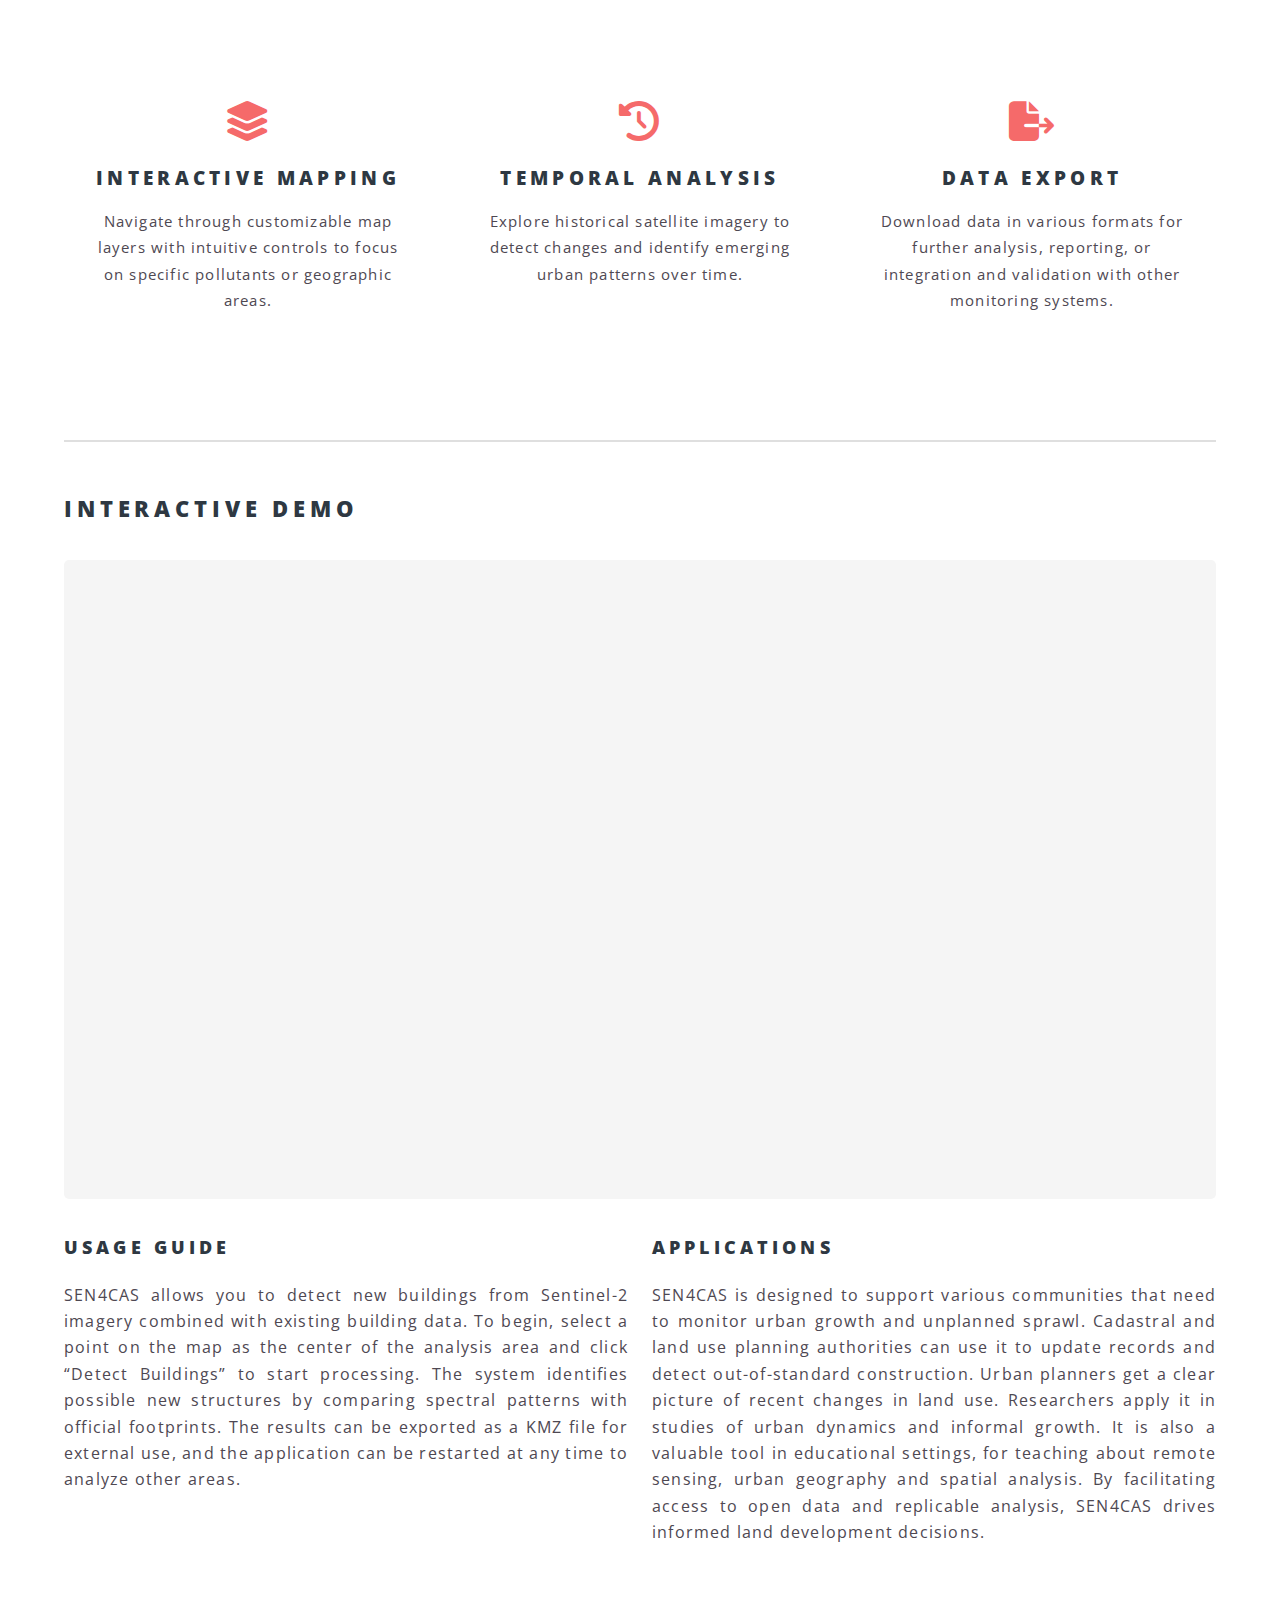
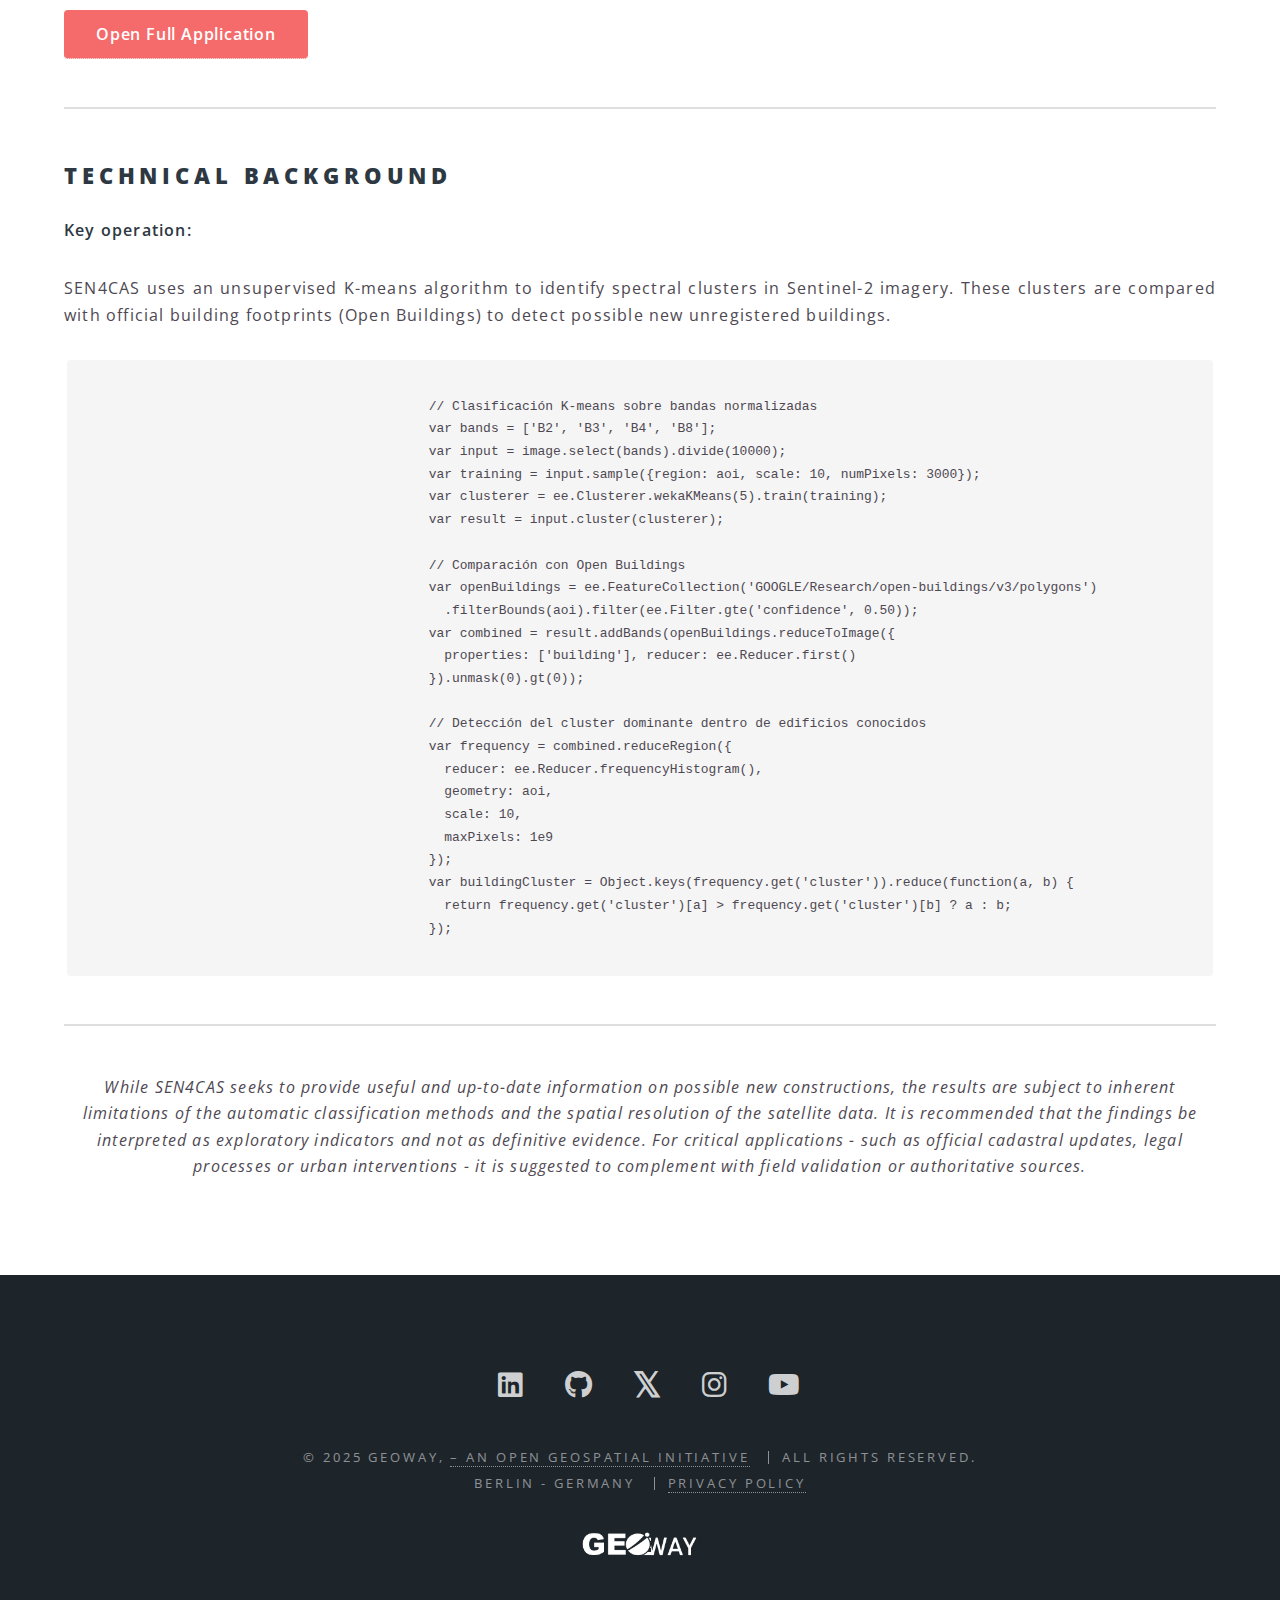
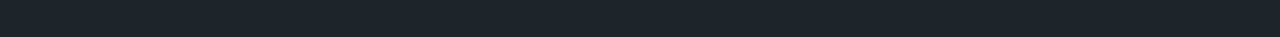
<file: senticas.html>
<!DOCTYPE HTML>
<!--
	Spectral by HTML5 UP
	html5up.net | @ajlkn
	Free for personal and commercial use under the CCA 3.0 license (html5up.net/license)
-->
<html>
	<head>
		<title>GeoWay - SEN4CAS</title>
		<meta charset="utf-8" />
		<meta name="viewport" content="width=device-width, initial-scale=1, user-scalable=no" />
		<link rel="stylesheet" href="assets/css/main.css" />
		<noscript><link rel="stylesheet" href="assets/css/noscript.css" /></noscript>
		<link rel="shortcut icon" href="images/favicon.ico" type="image/x-icon">
        <link rel="icon" href="images/favicon.ico" type="image/x-icon">
        <!-- Font Awesome para iconos modernos -->
        <link rel="stylesheet" href="https://cdnjs.cloudflare.com/ajax/libs/font-awesome/6.4.0/css/all.min.css">
        
        <style>
            /* Estilo para menú con imagen de fondo de curvas de nivel topográficas más visibles */
            #menu {
                background-color: rgba(30, 35, 45, 0.95);
                background-image: url("images/city.png");
                background-size: cover;
                background-position: center;
	            background-blend-mode: overlay;
            }

            #menu ul li a {
                text-shadow: 0px 1px 2px rgba(0, 0, 0, 0.5);
            }

            /* Estilos compartidos con index */
            .language-selector {
                display: inline-flex;
                align-items: center;
                margin-right: 10px;
                vertical-align: middle;
            }
            
            .language-selector a {
                color: rgba(255, 255, 255, 0.7);
                text-decoration: none;
                font-size: 0.9em;
                font-weight: 500;
                letter-spacing: 0.05em;
                transition: color 0.3s ease;
                padding: 0 0.4em;
            }
            
            .language-selector .separator {
                color: rgba(255, 255, 255, 0.4);
                margin: 0 0.2em;
            }
            
            .language-selector a:hover,
            .language-selector a.active {
                color: white;
            }
            
            /* Asegurarnos de que nav contenga los elementos correctamente */
            #header nav {
                display: flex;
                align-items: center;
            }
            
            /* Mejora de los iconos sociales en el footer */
            #footer .icons {
                display: flex;
                justify-content: center;
                margin: 0 0 2em 0;
                flex-wrap: wrap;
            }
            
            #footer .icons li {
                padding: 0 1em;
            }
            
            #footer .icons a {
                box-shadow: none;
                border: none;
                transition: all 0.3s ease;
                font-size: 1.4em;
                color: rgba(255, 255, 255, 0.8);
                position: relative;
                top: 0;
            }
            
            #footer .icons a:hover {
                top: -3px;
                color: #ff9e4f;
                position: relative;
            }
            
            /* Estilos específicos para la página de proyectos */
            .project-card {
                margin-bottom: 2em;
                border-radius: 5px;
                overflow: hidden;
            }
            
            .project-image {
                border-radius: 5px;
                overflow: hidden;
                margin-bottom: 1em;
                display: block;
            }
            
            .project-image img {
                transition: transform 0.5s ease;
            }
            
            .project-image:hover img {
                transform: scale(1.05);
            }
            
            .project-title {
                margin-bottom: 0.5em;
                color: #3d4449;
            }
            
            .project-category {
                font-size: 0.9em;
                color: #7f888f;
                margin-bottom: 1em;
            }
            
            .project-description {
                text-align: justify;
                margin-bottom: 1.5em;
            }
            
            .project-link {
                display: inline-block;
                background-color: #f56a6a;
                color: #ffffff !important;
                padding: 0.7em 2em;
                border-radius: 4px;
                text-decoration: none;
                font-weight: 600;
                letter-spacing: 0.05em;
                transition: background-color 0.3s ease, transform 0.2s ease;
                text-align: center;
            }
            
            .project-link:hover {
                background-color: #e74c3c;
                transform: translateY(-2px);
                box-shadow: 0 4px 8px rgba(0,0,0,0.1);
            }
            
            /* Contenedor para textos en diferentes idiomas */
            .lang-en {
                display: block;
            }
            
            .lang-es {
                display: none;
            }
            
            /* Estilos específicos para SEN4CAS */
            .feature-icon {
                font-size: 2.5em;
                color: #f56a6a;
                margin-bottom: 0.5em;
                text-align: center;
            }
            
            .feature-box {
                padding: 1.5em;
                background-color: rgba(255, 255, 255, 0.05);
                border-radius: 5px;
                margin-bottom: 1.5em;
                transition: transform 0.3s ease, box-shadow 0.3s ease;
            }
            
            .feature-box:hover {
                transform: translateY(-5px);
                box-shadow: 0 10px 20px rgba(0, 0, 0, 0.1);
            }
            
            .feature-title {
                font-size: 1.2em;
                margin-bottom: 0.7em;
                color: #3d4449;
                text-align: center;
            }
            
            .feature-desc {
                text-align: center;
                font-size: 0.95em;
            }
            
            /* Estilo para la demo */
            .demo-container {
                background-color: #f5f5f5;
                border-radius: 5px;
                padding: 1em;
                margin: 2em 0;
            }
            
            @media screen and (max-width: 736px) {
                .language-selector {
                    margin-right: 5px;
                }
                
                #main header img {
                    width: 30%;
                    height: auto;
                }
                
                .feature-box {
                    padding: 1em;
                }
            }
        </style>

<!-- Google tag (gtag.js) -->
<script async src="https://www.googletagmanager.com/gtag/js?id=G-7SG2LKLLKE"></script>
<script>
  window.dataLayer = window.dataLayer || [];
  function gtag(){dataLayer.push(arguments);}
  gtag('js', new Date());

  gtag('config', 'G-7SG2LKLLKE');
</script>
	</head>
	<body class="is-preload">

		<!-- Page Wrapper -->
			<div id="page-wrapper">

				<!-- Header -->
					<header id="header">
						<h1><a href="index.html">GeoWay</a></h1>
						<nav id="nav">
                            <!-- Selector de idioma simplificado -->
                            <div class="language-selector">
                                <a href="#" class="active" id="en-link">EN</a>
                                <span class="separator">|</span>
                                <a href="#" id="es-link">ES</a>
                            </div>
							<ul>
								<li class="special">
									<a href="#menu" class="menuToggle"><span>Menu</span></a>
									<div id="menu">
										<ul>
											<li>
                                                <a href="index.html">
                                                    <span class="lang-en">Home</span>
                                                    <span class="lang-es">Inicio</span>
                                                </a>
                                            </li>
											<li>
                                                <a href="generic.html">
                                                    <span class="lang-en">Projects</span>
                                                    <span class="lang-es">Proyectos</span>
                                                </a>
                                            </li>
											<li>
                                                <a href="blog.html">
                                                    <span class="lang-en">lab</span>
                                                    <span class="lang-es">laboratorio de ideas</span>
                                                </a>
                                            </li>
											<li>
                                                <a href="contact.html">
                                                    <span class="lang-en">Contact Us</span>
                                                    <span class="lang-es">Contáctanos</span>
                                                </a>
                                            </li>
										</ul>
									</div>
								</li>
							</ul>
						</nav>
					</header>

				<!-- Main -->
					<article id="main">
					
						<header>
							<img src="images/Logo5.png" alt="GeoWay Logo" width="20%" height="20%"/><br />
							<h2>
                                <span class="lang-en">SEN4CAS</span>
                                <span class="lang-es">SEN4CAS</span>
                            </h2>
							<p>
                                <span class="lang-en">"Sentinel data for cadastre"</span>
                                <span class="lang-es">"Datos Sentinel para el catastro"</span>
                            </p>
						</header>

						<section class="wrapper style5">
							<div class="inner">
								<h2>
                                    <span class="lang-en">🛰️ Sentinel-1 and Sentinel-2 for New Built-up Area Detection</span>
                                    <span class="lang-es">🛰️ Sentinel-1 y Sentinel-2 para la de teección de nuevas construcciones</span>
                                </h2>
                                
								<p class="lang-en" style="text-align: justify;">
                                    SEN4CAS is an interactive tool based on Google Earth Engine that allows detecting new constructions from Sentinel-1 and Sentinel-2 satellite images combined with Open Buildings Footprints data. It aims to facilitate the monitoring of urban sprawl and land use changes through an intuitive interface and advanced analytical capabilities.
								</p>
                                
                                <p class="lang-es" style="text-align: justify;">
                                    SEN4CAS es una herramienta interactiva basada en Google Earth Engine que permite detectar nuevas construcciones a partir de imágenes de los satélites Sentinel-1 y Sentinel-2, combinadas con datos abiertos de huellas de edificaciones (Open Buildings Footprints). Su objetivo es facilitar el monitoreo de la expansión urbana y los cambios en el uso del suelo mediante una interfaz intuitiva y capacidades analíticas avanzadas.
                                </p>
                                
								<hr />
						
								<section class="project-card">
									<header>
										<h2 class="project-title">
                                            <span class="lang-en">About the Project</span>
                                            <span class="lang-es">Sobre el Proyecto</span>
                                        </h2>
									</header>

									<div class="box alt">
										<div class="row gtr-50 gtr-uniform">
											<a href="https://spectform.projects.earthengine.app/view/sen4cas" class="project-image" target="_blank">
                                               
                                            </a>
										</div>
									</div>
									
									<div class="project-description">
                                        <span class="image left"><img src="images/senticas.jpeg" alt="Sentinel-4 Icon" style="width: 150px; height: 150px; border-radius: 5px;" /></span>
                                        
                                        <p class="lang-en" style="text-align: justify;">
                                            <b>SEN4CAS</b> is an application under development that explores the use of Sentinel-1 and Sentinel-2 satellite imagery to detect new urban construction. Integrating unsupervised classification techniques (K-means) with Open Buildings Footprints data within Google Earth Engine, the tool compares current spectral patterns with already registered infrastructure, allowing to identify potentially newly built areas.
                                            
                                        </p>
                                        
                                        <p class="lang-es" style="text-align: justify;">
                                            <b>SEN4CAS</b> es una aplicación en desarrollo que explora el uso de imágenes satelitales de Sentinel-1 y Sentinel-2 para detectar nuevas construcciones urbanas. Integrando técnicas de clasificación no supervisada (K-means) con datos abiertos de edificaciones (Open Buildings Footprints) dentro de Google Earth Engine, la herramienta compara los patrones espectrales actuales con la infraestructura ya registrada, permitiendo identificar áreas potencialmente construidas recientemente.
                                           
                                        </p>
                                    </div>
                                    
                                    <div class="project-description">
                                        <p class="lang-en" style="text-align: justify;">
                                            This project is currently in an experimental phase, with the objective of validating replicable methodologies for urban monitoring. SEN4CAS seeks to facilitate access to advanced spatial analysis processes, making available to researchers, public institutions and territorial technicians a light and open interface to test approaches applied to the early detection of land occupation dynamics.
                                        </p>
                                        
                                        <p class="lang-es" style="text-align: justify;">
                                            Este proyecto se encuentra en fase de experimentación, con el objetivo de validar metodologías replicables para el monitoreo urbano. SEN4CAS busca facilitar el acceso a procesos avanzados de análisis espacial, poniendo a disposición de investigadores, instituciones públicas y técnicos territoriales una interfaz ligera y abierta para probar enfoques aplicados a la detección temprana de dinámicas de ocupación del suelo.
                                        </p>
                                    </div>
								</section>
                                
                                <hr />
                                
                                <section>
                                    <header>
                                        <h2>
                                            <span class="lang-en">Key Features</span>
                                            <span class="lang-es">Características Principales</span>
                                        </h2>
                                    </header>
                                    
                                    <div class="row">
                                        <div class="col-4 col-12-medium">
                                            <div class="feature-box">
                                                <div class="feature-icon">
                                                    <i class="fas fa-clock"></i>
                                                </div>
                                                <h3 class="feature-title">
                                                    <span class="lang-en">Updated Satellite Imagery</span>
                                                    <span class="lang-es">Imágenes Satelitales Actualizadas</span>
                                                </h3>
                                                <p class="feature-desc lang-en">
                                                    Access recent Sentinel-2 imagery with cloud filtering for high-quality analysis of surface changes over the past 12 months.
                                                </p>
                                                <p class="feature-desc lang-es">
                                                    Acceda a imágenes recientes de Sentinel-2 con filtrado de nubes para un análisis de calidad sobre cambios en el terreno en los últimos 12 meses.
                                                </p>
                                            </div>
                                        </div>
                                    
                                        <div class="col-4 col-12-medium">
                                            <div class="feature-box">
                                                <div class="feature-icon">
                                                    <i class="fas fa-chart-line"></i>
                                                </div>
                                                <h3 class="feature-title">
                                                    <span class="lang-en">Unsupervised Classification</span>
                                                    <span class="lang-es">Clasificación No Supervisada</span>
                                                </h3>
                                                <p class="feature-desc lang-en">
                                                    Apply K-means clustering to detect patterns in land use and isolate spectral signatures linked to new urban development.
                                                </p>
                                                <p class="feature-desc lang-es">
                                                    Aplique clustering K-means para detectar patrones en el uso del suelo y aislar firmas espectrales asociadas a nuevas construcciones.
                                                </p>
                                            </div>
                                        </div>
                                    
                                        <div class="col-4 col-12-medium">
                                            <div class="feature-box">
                                                <div class="feature-icon">
                                                    <i class="fas fa-map-marked-alt"></i>
                                                </div>
                                                <h3 class="feature-title">
                                                    <span class="lang-en">New Building Detection</span>
                                                    <span class="lang-es">Detección de Nuevas Construcciones</span>
                                                </h3>
                                                <p class="feature-desc lang-en">
                                                    Compare building footprints with satellite-based clusters to identify potential new constructions not in official datasets.
                                                </p>
                                                <p class="feature-desc lang-es">
                                                    Compare huellas de edificaciones con los clusters satelitales para identificar posibles nuevas construcciones no registradas oficialmente.
                                                </p>
                                            </div>
                                        </div>
                                    </div>
                                    
                                    
                                    <div class="row">
                                        <div class="col-4 col-12-medium">
                                            <div class="feature-box">
                                                <div class="feature-icon">
                                                    <i class="fas fa-layer-group"></i>
                                                </div>
                                                <h3 class="feature-title">
                                                    <span class="lang-en">Interactive Mapping</span>
                                                    <span class="lang-es">Mapeo Interactivo</span>
                                                </h3>
                                                <p class="feature-desc lang-en">
                                                    Navigate through customizable map layers with intuitive controls to focus on specific pollutants or geographic areas.
                                                </p>
                                                <p class="feature-desc lang-es">
                                                    Navegue a través de capas de mapas personalizables con controles intuitivos para enfocarse en contaminantes específicos o áreas geográficas.
                                                </p>
                                            </div>
                                        </div>
                                        
                                        <div class="col-4 col-12-medium">
                                            <div class="feature-box">
                                                <div class="feature-icon">
                                                    <i class="fas fa-history"></i>
                                                </div>
                                                <h3 class="feature-title">
                                                    <span class="lang-en">Temporal Analysis</span>
                                                    <span class="lang-es">Análisis Temporal</span>
                                                </h3>
                                                <p class="feature-desc lang-en">
                                                    Explore historical satellite imagery to detect changes and identify emerging urban patterns over time.
                                                </p>
                                                <p class="feature-desc lang-es">
                                                    Explore imágenes satelitales históricas para detectar cambios e identificar patrones urbanos emergentes a lo largo del tiempo.
                                                </p>
                                            </div>
                                        </div>
                                        
                                        <div class="col-4 col-12-medium">
                                            <div class="feature-box">
                                                <div class="feature-icon">
                                                    <i class="fas fa-file-export"></i>
                                                </div>
                                                <h3 class="feature-title">
                                                    <span class="lang-en">Data Export</span>
                                                    <span class="lang-es">Exportación de Datos</span>
                                                </h3>
                                                <p class="feature-desc lang-en">
                                                    Download data in various formats for further analysis, reporting, or integration and validation with other monitoring systems.
                                                </p>
                                                <p class="feature-desc lang-es">
                                                    Descargue datos en varios formatos para análisis adicional, informes o integración y validación con otros sistemas de monitoreo.
                                                </p>
                                            </div>
                                        </div>
                                    </div>
                                </section>
                                
                                <hr />
                                
                                <section>
                                    <header>
                                        <h2>
                                            <span class="lang-en">Interactive Demo</span>
                                            <span class="lang-es">Demo Interactiva</span>
                                        </h2>
                                    </header>
                                    
                                    <div class="demo-container">
                                        <iframe width="100%" height="600" src="https://spectform.projects.earthengine.app/view/sen4cas" frameborder="0" allow="encrypted-media" allowfullscreen></iframe>
                                    </div>
                                    
                                    <div class="row">
                                        <div class="col-6 col-12-medium">
                                            <h3>
                                                <span class="lang-en">Usage Guide</span>
                                                <span class="lang-es">Guía de Uso</span>
                                            </h3>
                                            <p class="lang-en" style="text-align: justify;">
                                                SEN4CAS allows you to detect new buildings from Sentinel-2 imagery combined with existing building data. To begin, select a point on the map as the center of the analysis area and click “Detect Buildings” to start processing. The system identifies possible new structures by comparing spectral patterns with official footprints. The results can be exported as a KMZ file for external use, and the application can be restarted at any time to analyze other areas.
                                            </p>
                                            <p class="lang-es" style="text-align: justify;">
                                                SEN4CAS permite detectar nuevas construcciones a partir de imágenes de Sentinel-2 combinadas con datos de edificaciones existentes. Para comenzar, selecciona un punto en el mapa como centro del área de análisis y haz clic en “Detectar Edificaciones” para iniciar el procesamiento. El sistema identifica posibles estructuras nuevas comparando patrones espectrales con huellas oficiales. Los resultados pueden exportarse como archivo KMZ para uso externo, y la aplicación puede reiniciarse en cualquier momento para analizar otras zonas.
                                            </p>
                                        </div>
                                        
                                        <div class="col-6 col-12-medium">
                                            <h3>
                                                <span class="lang-en">Applications</span>
                                                <span class="lang-es">Aplicaciones</span>
                                            </h3>
                                            <p class="lang-en" style="text-align: justify;">
                                                SEN4CAS is designed to support various communities that need to monitor urban growth and unplanned sprawl. Cadastral and land use planning authorities can use it to update records and detect out-of-standard construction. Urban planners get a clear picture of recent changes in land use. Researchers apply it in studies of urban dynamics and informal growth. It is also a valuable tool in educational settings, for teaching about remote sensing, urban geography and spatial analysis. By facilitating access to open data and replicable analysis, SEN4CAS drives informed land development decisions.
                                            </p>
                                            <p class="lang-es" style="text-align: justify;">
                                                SEN4CAS está diseñado para apoyar a diversas comunidades que necesitan monitorear el crecimiento urbano y la expansión no planificada. Las autoridades catastrales y de ordenamiento territorial pueden usarlo para actualizar registros y detectar construcciones fuera de norma. Los planificadores urbanos obtienen una visión clara de los cambios recientes en el uso del suelo. Los investigadores lo aplican en estudios de dinámica urbana y crecimiento informal. También es una herramienta valiosa en entornos educativos, para enseñar sobre teledetección, geografía urbana y análisis espacial. Al facilitar el acceso a datos abiertos y análisis replicables, SEN4CAS impulsa decisiones informadas sobre el desarrollo del territorio.
                                            </p>
                                        </div>
                                    </div>
                                    
                                    <div class="row" style="margin-top: 2em;">
                                        <div class="col-12">
                                            <a href="https://spectform.projects.earthengine.app/view/sen4cas" class="project-link" target="_blank">
                                                <span class="lang-en">Open Full Application</span>
                                                <span class="lang-es">Abrir Aplicación Completa</span>
                                            </a>
                                        </div>
                                    </div>
                                </section>
                                
                                <hr />
                                
                                <section>
                                    <header>
                                        <h2>
                                            <span class="lang-en">Technical Background</span>
                                            <span class="lang-es">Antecedentes Técnicos</span>
                                        </h2>
                                    </header>
                                    
                                    <div class="code-highlight-box">
                                        <p><strong>Key operation:</strong></p>
                                        <p class="lang-en" style="text-align: justify;">
                                            SEN4CAS uses an unsupervised K-means algorithm to identify spectral clusters in Sentinel-2 imagery. These clusters are compared with official building footprints (Open Buildings) to detect possible new unregistered buildings.
                                        </p>
                                        <p class="lang-es" style="text-align: justify;">
                                            SEN4CAS utiliza un algoritmo de K-means no supervisado para identificar agrupaciones espectrales en imágenes Sentinel-2. Estas agrupaciones se comparan con las huellas oficiales de edificaciones (Open Buildings) para detectar posibles nuevas construcciones no registradas.
                                        </p>
                                        <pre><code>
                                            // Clasificación K-means sobre bandas normalizadas
                                            var bands = ['B2', 'B3', 'B4', 'B8'];
                                            var input = image.select(bands).divide(10000);
                                            var training = input.sample({region: aoi, scale: 10, numPixels: 3000});
                                            var clusterer = ee.Clusterer.wekaKMeans(5).train(training);
                                            var result = input.cluster(clusterer);
                                            
                                            // Comparación con Open Buildings
                                            var openBuildings = ee.FeatureCollection('GOOGLE/Research/open-buildings/v3/polygons')
                                              .filterBounds(aoi).filter(ee.Filter.gte('confidence', 0.50));
                                            var combined = result.addBands(openBuildings.reduceToImage({
                                              properties: ['building'], reducer: ee.Reducer.first()
                                            }).unmask(0).gt(0));
                                            
                                            // Detección del cluster dominante dentro de edificios conocidos
                                            var frequency = combined.reduceRegion({
                                              reducer: ee.Reducer.frequencyHistogram(),
                                              geometry: aoi,
                                              scale: 10,
                                              maxPixels: 1e9
                                            });
                                            var buildingCluster = Object.keys(frequency.get('cluster')).reduce(function(a, b) {
                                              return frequency.get('cluster')[a] > frequency.get('cluster')[b] ? a : b;
                                            });
                                        </code></pre>
                                      </div>
                                      
                                </section>
                                
                                <hr />
                                
                                <section>
                                    <div class="row">
                                        <div class="col-12">
                                            <p style="font-style: italic; text-align: center;">
                                                <span class="lang-en">
                                                    While SEN4CAS seeks to provide useful and up-to-date information on possible new constructions, the results are subject to inherent limitations of the automatic classification methods and the spatial resolution of the satellite data.
                                                    It is recommended that the findings be interpreted as exploratory indicators and not as definitive evidence. For critical applications - such as official cadastral updates, legal processes or urban interventions - it is suggested to complement with field validation or authoritative sources.
                                                </span>
                                                <span class="lang-es">
                                                    Si bien SEN4CAS busca ofrecer información útil y actualizada sobre posibles nuevas construcciones, los resultados están sujetos a limitaciones inherentes de los métodos de clasificación automática y la resolución espacial de los datos satelitales.
Se recomienda interpretar los hallazgos como indicadores exploratorios y no como evidencia definitiva. Para aplicaciones críticas —como actualizaciones catastrales oficiales, procesos legales o intervenciones urbanas— se sugiere complementar con validación en terreno o fuentes autorizadas.
                                                </span>
                                            </p>
                                        </div>
                                    </div>
                                </section>
                            </div>
                        </section>
					</article>

				<!-- Footer -->
				<footer id="footer">
					<ul class="icons">
						<li><a href="#" class="icon brands fa-linkedin" aria-label="LinkedIn"><span class="label">LinkedIn</span></a></li>
						<li><a href="#" class="icon brands fa-github" aria-label="GitHub"><span class="label">GitHub</span></a></li>
						<li><a href="https://x.com/tu_usuario" aria-label="X" style="font-weight: bold; font-size: 35px;">𝕏</a></li>
						<li><a href="https://instagram.com/tu_usuario" class="icon brands fa-instagram" aria-label="Instagram"><span class="label">Instagram</span></a></li>
						<li><a href="#" class="icon brands fa-youtube" aria-label="YouTube"><span class="label">YouTube</span></a></li>
					</ul>
					<ul class="copyright">
						<li>&copy; 2025 GEOWAY, <a href="https://geo-way.github.io/GeoWay.io/">– An Open Geospatial Initiative</a> </li> 
						<li>
							<span class="lang-en">All rights reserved.</span>
							<span class="lang-es">Todos los derechos reservados.</span>
						</li><br>
						Berlin - Germany
						<li><a href="privacy.html">
							<span class="lang-en">Privacy Policy</span>
							<span class="lang-es">Política de Privacidad</span>
						</a></li>
					</ul>
					<img src="images/Logo5.png" alt="GeoWay Logo" width="10%" height="10%"/><br />
				</footer>
		</div>

		<!-- Scripts -->
			<script src="assets/js/jquery.min.js"></script>
			<script src="assets/js/jquery.scrollex.min.js"></script>
			<script src="assets/js/jquery.scrolly.min.js"></script>
			<script src="assets/js/browser.min.js"></script>
			<script src="assets/js/breakpoints.min.js"></script>
			<script src="assets/js/util.js"></script>
			<script src="assets/js/main.js"></script>
            
            <!-- Script para el cambio de idioma -->
            <script>
                document.addEventListener('DOMContentLoaded', function() {
                    // Obtener los elementos del selector de idioma
                    const enLink = document.getElementById('en-link');
                    const esLink = document.getElementById('es-link');
                    
                    // Función para cambiar el idioma
                    function changeLanguage(lang) {
                        // Ocultar todos los elementos de idioma
                        const enElements = document.querySelectorAll('.lang-en');
                        const esElements = document.querySelectorAll('.lang-es');
                        
                        if (lang === 'en') {
                            // Mostrar elementos en inglés, ocultar español
                            enElements.forEach(el => el.style.display = el.tagName === 'SPAN' ? 'inline' : 'block');
                            esElements.forEach(el => el.style.display = 'none');
                            
                            // Actualizar clases activas
                            enLink.classList.add('active');
                            esLink.classList.remove('active');
                        } else {
                            // Mostrar elementos en español, ocultar inglés
                            enElements.forEach(el => el.style.display = 'none');
                            esElements.forEach(el => el.style.display = el.tagName === 'SPAN' ? 'inline' : 'block');
                            
                            // Actualizar clases activas
                            enLink.classList.remove('active');
                            esLink.classList.add('active');
                        }
                        
                        // Guardar preferencia en localStorage
                        localStorage.setItem('geoWayLanguage', lang);
                    }
                    
                    // Asignar eventos de clic
                    enLink.addEventListener('click', function(e) {
                        e.preventDefault();
                        changeLanguage('en');
                    });
                    
                    esLink.addEventListener('click', function(e) {
                        e.preventDefault();
                        changeLanguage('es');
                    });
                    
                    // Cargar idioma guardado o predeterminado
                    const savedLanguage = localStorage.getItem('geoWayLanguage') || 'en';
                    changeLanguage(savedLanguage);
                });
            </script>
	</body>
</html>
</file>
<file: assets/css/noscript.css>
/*
	Spectral by HTML5 UP
	html5up.net | @ajlkn
	Free for personal and commercial use under the CCA 3.0 license (html5up.net/license)
*/

/* Banner */

	body.is-preload #banner h2 {
		-moz-transform: none;
		-webkit-transform: none;
		-ms-transform: none;
		transform: none;
		opacity: 1;
	}

		body.is-preload #banner h2:before, body.is-preload #banner h2:after {
			width: 100%;
		}

	body.is-preload #banner .more {
		-moz-transform: none;
		-webkit-transform: none;
		-ms-transform: none;
		transform: none;
		opacity: 1;
	}

	body.is-preload #banner:after {
		opacity: 0;
	}
</file>
<file: assets/css/main.css>
@import url(fontawesome-all.min.css);
@import url("https://fonts.googleapis.com/css?family=Open+Sans:400,400italic,600,600italic,800,800italic");

/*
	Spectral by HTML5 UP
	html5up.net | @ajlkn
	Free for personal and commercial use under the CCA 3.0 license (html5up.net/license)
*/

html, body, div, span, applet, object,
iframe, h1, h2, h3, h4, h5, h6, p, blockquote,
pre, a, abbr, acronym, address, big, cite,
code, del, dfn, em, img, ins, kbd, q, s, samp,
small, strike, strong, sub, sup, tt, var, b,
u, i, center, dl, dt, dd, ol, ul, li, fieldset,
form, label, legend, table, caption, tbody,
tfoot, thead, tr, th, td, article, aside,
canvas, details, embed, figure, figcaption,
footer, header, hgroup, menu, nav, output, ruby,
section, summary, time, mark, audio, video {
	margin: 0;
	padding: 0;
	border: 0;
	font-size: 100%;
	font: inherit;
	vertical-align: baseline;}

article, aside, details, figcaption, figure,
footer, header, hgroup, menu, nav, section {
	display: block;}

body {
	line-height: 1;
}

ol, ul {
	list-style: none;
}

blockquote, q {
	quotes: none;
}

	blockquote:before, blockquote:after, q:before, q:after {
		content: '';
		content: none;
	}

table {
	border-collapse: collapse;
	border-spacing: 0;
}

body {
	-webkit-text-size-adjust: none;
}

mark {
	background-color: transparent;
	color: inherit;
}

input::-moz-focus-inner {
	border: 0;
	padding: 0;
}

input, select, textarea {
	-moz-appearance: none;
	-webkit-appearance: none;
	-ms-appearance: none;
	appearance: none;
}

/* Basic */

	@-ms-viewport {
		width: device-width;
	}

	html {
		box-sizing: border-box;
	}

	*, *:before, *:after {
		box-sizing: inherit;
	}

	body {
		background: #2e3842;
	}

		body.is-preload *, body.is-preload *:before, body.is-preload *:after {
			-moz-animation: none !important;
			-webkit-animation: none !important;
			-ms-animation: none !important;
			animation: none !important;
			-moz-transition: none !important;
			-webkit-transition: none !important;
			-ms-transition: none !important;
			transition: none !important;
		}

	body, input, select, textarea {
		color: #fff;
		font-family: "Open Sans", Helvetica, sans-serif;
		font-size: 15pt;
		font-weight: 400;
		letter-spacing: 0.075em;
		line-height: 1.65em;
	}

		@media screen and (max-width: 1680px) {

			body, input, select, textarea {
				font-size: 13pt;
			}

		}

		@media screen and (max-width: 1280px) {

			body, input, select, textarea {
				font-size: 12pt;
			}

		}

		@media screen and (max-width: 736px) {

			body, input, select, textarea {
				font-size: 11pt;
				letter-spacing: 0.0375em;
			}

		}

	a {
		-moz-transition: color 0.2s ease, border-bottom-color 0.2s ease;
		-webkit-transition: color 0.2s ease, border-bottom-color 0.2s ease;
		-ms-transition: color 0.2s ease, border-bottom-color 0.2s ease;
		transition: color 0.2s ease, border-bottom-color 0.2s ease;
		border-bottom: dotted 1px;
		color: inherit;
		text-decoration: none;
	}

		a:hover {
			border-bottom-color: transparent;
		}

	strong, b {
		color: #fff;
		font-weight: 600;
	}

	em, i {
		font-style: italic;
	}

	p {
		margin: 0 0 2em 0;
	}

	h1, h2, h3, h4, h5, h6 {
		color: #fff;
		font-weight: 800;
		letter-spacing: 0.225em;
		line-height: 1em;
		margin: 0 0 1em 0;
		text-transform: uppercase;
	}

		h1 a, h2 a, h3 a, h4 a, h5 a, h6 a {
			color: inherit;
			text-decoration: none;
		}

	h2 {
		font-size: 1.35em;
		line-height: 1.75em;
	}

		@media screen and (max-width: 736px) {

			h2 {
				font-size: 1.1em;
				line-height: 1.65em;
			}

		}

	h3 {
		font-size: 1.15em;
		line-height: 1.75em;
	}

		@media screen and (max-width: 736px) {

			h3 {
				font-size: 1em;
				line-height: 1.65em;
			}

		}

	h4 {
		font-size: 1em;
		line-height: 1.5em;
	}

	h5 {
		font-size: 0.8em;
		line-height: 1.5em;
	}

	h6 {
		font-size: 0.7em;
		line-height: 1.5em;
	}

	sub {
		font-size: 0.8em;
		position: relative;
		top: 0.5em;
	}

	sup {
		font-size: 0.8em;
		position: relative;
		top: -0.5em;
	}

	hr {
		border: 0;
		border-bottom: solid 2px #fff;
		margin: 3em 0;
	}

		hr.major {
			margin: 4.5em 0;
		}

	blockquote {
		border-left: solid 4px #fff;
		font-style: italic;
		margin: 0 0 2em 0;
		padding: 0.5em 0 0.5em 2em;
	}

	code {
		background: rgba(144, 144, 144, 0.25);
		border-radius: 3px;
		font-family: "Courier New", monospace;
		font-size: 0.9em;
		letter-spacing: 0;
		margin: 0 0.25em;
		padding: 0.25em 0.65em;
	}

	pre {
		-webkit-overflow-scrolling: touch;
		font-family: "Courier New", monospace;
		font-size: 0.9em;
		margin: 0 0 2em 0;
	}

		pre code {
			display: block;
			line-height: 1.75em;
			padding: 1em 1.5em;
			overflow-x: auto;
		}

	.align-left {
		text-align: left;
	}

	.align-center {
		text-align: center;
	}

	.align-right {
		text-align: right;
	}

/* Row */

	.row {
		display: flex;
		flex-wrap: wrap;
		box-sizing: border-box;
		align-items: stretch;
	}

		.row > * {
			box-sizing: border-box;
		}

		.row.gtr-uniform > * > :last-child {
			margin-bottom: 0;
		}

		.row.aln-left {
			justify-content: flex-start;
		}

		.row.aln-center {
			justify-content: center;
		}

		.row.aln-right {
			justify-content: flex-end;
		}

		.row.aln-top {
			align-items: flex-start;
		}

		.row.aln-middle {
			align-items: center;
		}

		.row.aln-bottom {
			align-items: flex-end;
		}

		.row > .imp {
			order: -1;
		}

		.row > .col-1 {
			width: 8.33333%;
		}

		.row > .off-1 {
			margin-left: 8.33333%;
		}

		.row > .col-2 {
			width: 16.66667%;
		}

		.row > .off-2 {
			margin-left: 16.66667%;
		}

		.row > .col-3 {
			width: 25%;
		}

		.row > .off-3 {
			margin-left: 25%;
		}

		.row > .col-4 {
			width: 33.33333%;
		}

		.row > .off-4 {
			margin-left: 33.33333%;
		}

		.row > .col-5 {
			width: 41.66667%;
		}

		.row > .off-5 {
			margin-left: 41.66667%;
		}

		.row > .col-6 {
			width: 50%;
		}

		.row > .off-6 {
			margin-left: 50%;
		}

		.row > .col-7 {
			width: 58.33333%;
		}

		.row > .off-7 {
			margin-left: 58.33333%;
		}

		.row > .col-8 {
			width: 66.66667%;
		}

		.row > .off-8 {
			margin-left: 66.66667%;
		}

		.row > .col-9 {
			width: 75%;
		}

		.row > .off-9 {
			margin-left: 75%;
		}

		.row > .col-10 {
			width: 83.33333%;
		}

		.row > .off-10 {
			margin-left: 83.33333%;
		}

		.row > .col-11 {
			width: 91.66667%;
		}

		.row > .off-11 {
			margin-left: 91.66667%;
		}

		.row > .col-12 {
			width: 100%;
		}

		.row > .off-12 {
			margin-left: 100%;
		}

		.row.gtr-0 {
			margin-top: 0;
			margin-left: 0em;
		}

			.row.gtr-0 > * {
				padding: 0 0 0 0em;
			}

			.row.gtr-0.gtr-uniform {
				margin-top: 0em;
			}

				.row.gtr-0.gtr-uniform > * {
					padding-top: 0em;
				}

		.row.gtr-25 {
			margin-top: 0;
			margin-left: -0.375em;
		}

			.row.gtr-25 > * {
				padding: 0 0 0 0.375em;
			}

			.row.gtr-25.gtr-uniform {
				margin-top: -0.375em;
			}

				.row.gtr-25.gtr-uniform > * {
					padding-top: 0.375em;
				}

		.row.gtr-50 {
			margin-top: 0;
			margin-left: -0.75em;
		}

			.row.gtr-50 > * {
				padding: 0 0 0 0.75em;
			}

			.row.gtr-50.gtr-uniform {
				margin-top: -0.75em;
			}

				.row.gtr-50.gtr-uniform > * {
					padding-top: 0.75em;
				}

		.row {
			margin-top: 0;
			margin-left: -1.5em;
		}

			.row > * {
				padding: 0 0 0 1.5em;
			}

			.row.gtr-uniform {
				margin-top: -1.5em;
			}

				.row.gtr-uniform > * {
					padding-top: 1.5em;
				}

		.row.gtr-150 {
			margin-top: 0;
			margin-left: -2.25em;
		}

			.row.gtr-150 > * {
				padding: 0 0 0 2.25em;
			}

			.row.gtr-150.gtr-uniform {
				margin-top: -2.25em;
			}

				.row.gtr-150.gtr-uniform > * {
					padding-top: 2.25em;
				}

		.row.gtr-200 {
			margin-top: 0;
			margin-left: -3em;
		}

			.row.gtr-200 > * {
				padding: 0 0 0 3em;
			}

			.row.gtr-200.gtr-uniform {
				margin-top: -3em;
			}

				.row.gtr-200.gtr-uniform > * {
					padding-top: 3em;
				}

		@media screen and (max-width: 1680px) {

			.row {
				display: flex;
				flex-wrap: wrap;
				box-sizing: border-box;
				align-items: stretch;
			}

				.row > * {
					box-sizing: border-box;
				}

				.row.gtr-uniform > * > :last-child {
					margin-bottom: 0;
				}

				.row.aln-left {
					justify-content: flex-start;
				}

				.row.aln-center {
					justify-content: center;
				}

				.row.aln-right {
					justify-content: flex-end;
				}

				.row.aln-top {
					align-items: flex-start;
				}

				.row.aln-middle {
					align-items: center;
				}

				.row.aln-bottom {
					align-items: flex-end;
				}

				.row > .imp-xlarge {
					order: -1;
				}

				.row > .col-1-xlarge {
					width: 8.33333%;
				}

				.row > .off-1-xlarge {
					margin-left: 8.33333%;
				}

				.row > .col-2-xlarge {
					width: 16.66667%;
				}

				.row > .off-2-xlarge {
					margin-left: 16.66667%;
				}

				.row > .col-3-xlarge {
					width: 25%;
				}

				.row > .off-3-xlarge {
					margin-left: 25%;
				}

				.row > .col-4-xlarge {
					width: 33.33333%;
				}

				.row > .off-4-xlarge {
					margin-left: 33.33333%;
				}

				.row > .col-5-xlarge {
					width: 41.66667%;
				}

				.row > .off-5-xlarge {
					margin-left: 41.66667%;
				}

				.row > .col-6-xlarge {
					width: 50%;
				}

				.row > .off-6-xlarge {
					margin-left: 50%;
				}

				.row > .col-7-xlarge {
					width: 58.33333%;
				}

				.row > .off-7-xlarge {
					margin-left: 58.33333%;
				}

				.row > .col-8-xlarge {
					width: 66.66667%;
				}

				.row > .off-8-xlarge {
					margin-left: 66.66667%;
				}

				.row > .col-9-xlarge {
					width: 75%;
				}

				.row > .off-9-xlarge {
					margin-left: 75%;
				}

				.row > .col-10-xlarge {
					width: 83.33333%;
				}

				.row > .off-10-xlarge {
					margin-left: 83.33333%;
				}

				.row > .col-11-xlarge {
					width: 91.66667%;
				}

				.row > .off-11-xlarge {
					margin-left: 91.66667%;
				}

				.row > .col-12-xlarge {
					width: 100%;
				}

				.row > .off-12-xlarge {
					margin-left: 100%;
				}

				.row.gtr-0 {
					margin-top: 0;
					margin-left: 0em;
				}

					.row.gtr-0 > * {
						padding: 0 0 0 0em;
					}

					.row.gtr-0.gtr-uniform {
						margin-top: 0em;
					}

						.row.gtr-0.gtr-uniform > * {
							padding-top: 0em;
						}

				.row.gtr-25 {
					margin-top: 0;
					margin-left: -0.375em;
				}

					.row.gtr-25 > * {
						padding: 0 0 0 0.375em;
					}

					.row.gtr-25.gtr-uniform {
						margin-top: -0.375em;
					}

						.row.gtr-25.gtr-uniform > * {
							padding-top: 0.375em;
						}

				.row.gtr-50 {
					margin-top: 0;
					margin-left: -0.75em;
				}

					.row.gtr-50 > * {
						padding: 0 0 0 0.75em;
					}

					.row.gtr-50.gtr-uniform {
						margin-top: -0.75em;
					}

						.row.gtr-50.gtr-uniform > * {
							padding-top: 0.75em;
						}

				.row {
					margin-top: 0;
					margin-left: -1.5em;
				}

					.row > * {
						padding: 0 0 0 1.5em;
					}

					.row.gtr-uniform {
						margin-top: -1.5em;
					}

						.row.gtr-uniform > * {
							padding-top: 1.5em;
						}

				.row.gtr-150 {
					margin-top: 0;
					margin-left: -2.25em;
				}

					.row.gtr-150 > * {
						padding: 0 0 0 2.25em;
					}

					.row.gtr-150.gtr-uniform {
						margin-top: -2.25em;
					}

						.row.gtr-150.gtr-uniform > * {
							padding-top: 2.25em;
						}

				.row.gtr-200 {
					margin-top: 0;
					margin-left: -3em;
				}

					.row.gtr-200 > * {
						padding: 0 0 0 3em;
					}

					.row.gtr-200.gtr-uniform {
						margin-top: -3em;
					}

						.row.gtr-200.gtr-uniform > * {
							padding-top: 3em;
						}

		}

		@media screen and (max-width: 1280px) {

			.row {
				display: flex;
				flex-wrap: wrap;
				box-sizing: border-box;
				align-items: stretch;
			}

				.row > * {
					box-sizing: border-box;
				}

				.row.gtr-uniform > * > :last-child {
					margin-bottom: 0;
				}

				.row.aln-left {
					justify-content: flex-start;
				}

				.row.aln-center {
					justify-content: center;
				}

				.row.aln-right {
					justify-content: flex-end;
				}

				.row.aln-top {
					align-items: flex-start;
				}

				.row.aln-middle {
					align-items: center;
				}

				.row.aln-bottom {
					align-items: flex-end;
				}

				.row > .imp-large {
					order: -1;
				}

				.row > .col-1-large {
					width: 8.33333%;
				}

				.row > .off-1-large {
					margin-left: 8.33333%;
				}

				.row > .col-2-large {
					width: 16.66667%;
				}

				.row > .off-2-large {
					margin-left: 16.66667%;
				}

				.row > .col-3-large {
					width: 25%;
				}

				.row > .off-3-large {
					margin-left: 25%;
				}

				.row > .col-4-large {
					width: 33.33333%;
				}

				.row > .off-4-large {
					margin-left: 33.33333%;
				}

				.row > .col-5-large {
					width: 41.66667%;
				}

				.row > .off-5-large {
					margin-left: 41.66667%;
				}

				.row > .col-6-large {
					width: 50%;
				}

				.row > .off-6-large {
					margin-left: 50%;
				}

				.row > .col-7-large {
					width: 58.33333%;
				}

				.row > .off-7-large {
					margin-left: 58.33333%;
				}

				.row > .col-8-large {
					width: 66.66667%;
				}

				.row > .off-8-large {
					margin-left: 66.66667%;
				}

				.row > .col-9-large {
					width: 75%;
				}

				.row > .off-9-large {
					margin-left: 75%;
				}

				.row > .col-10-large {
					width: 83.33333%;
				}

				.row > .off-10-large {
					margin-left: 83.33333%;
				}

				.row > .col-11-large {
					width: 91.66667%;
				}

				.row > .off-11-large {
					margin-left: 91.66667%;
				}

				.row > .col-12-large {
					width: 100%;
				}

				.row > .off-12-large {
					margin-left: 100%;
				}

				.row.gtr-0 {
					margin-top: 0;
					margin-left: 0em;
				}

					.row.gtr-0 > * {
						padding: 0 0 0 0em;
					}

					.row.gtr-0.gtr-uniform {
						margin-top: 0em;
					}

						.row.gtr-0.gtr-uniform > * {
							padding-top: 0em;
						}

				.row.gtr-25 {
					margin-top: 0;
					margin-left: -0.375em;
				}

					.row.gtr-25 > * {
						padding: 0 0 0 0.375em;
					}

					.row.gtr-25.gtr-uniform {
						margin-top: -0.375em;
					}

						.row.gtr-25.gtr-uniform > * {
							padding-top: 0.375em;
						}

				.row.gtr-50 {
					margin-top: 0;
					margin-left: -0.75em;
				}

					.row.gtr-50 > * {
						padding: 0 0 0 0.75em;
					}

					.row.gtr-50.gtr-uniform {
						margin-top: -0.75em;
					}

						.row.gtr-50.gtr-uniform > * {
							padding-top: 0.75em;
						}

				.row {
					margin-top: 0;
					margin-left: -1.5em;
				}

					.row > * {
						padding: 0 0 0 1.5em;
					}

					.row.gtr-uniform {
						margin-top: -1.5em;
					}

						.row.gtr-uniform > * {
							padding-top: 1.5em;
						}

				.row.gtr-150 {
					margin-top: 0;
					margin-left: -2.25em;
				}

					.row.gtr-150 > * {
						padding: 0 0 0 2.25em;
					}

					.row.gtr-150.gtr-uniform {
						margin-top: -2.25em;
					}

						.row.gtr-150.gtr-uniform > * {
							padding-top: 2.25em;
						}

				.row.gtr-200 {
					margin-top: 0;
					margin-left: -3em;
				}

					.row.gtr-200 > * {
						padding: 0 0 0 3em;
					}

					.row.gtr-200.gtr-uniform {
						margin-top: -3em;
					}

						.row.gtr-200.gtr-uniform > * {
							padding-top: 3em;
						}

		}

		@media screen and (max-width: 980px) {

			.row {
				display: flex;
				flex-wrap: wrap;
				box-sizing: border-box;
				align-items: stretch;
			}

				.row > * {
					box-sizing: border-box;
				}

				.row.gtr-uniform > * > :last-child {
					margin-bottom: 0;
				}

				.row.aln-left {
					justify-content: flex-start;
				}

				.row.aln-center {
					justify-content: center;
				}

				.row.aln-right {
					justify-content: flex-end;
				}

				.row.aln-top {
					align-items: flex-start;
				}

				.row.aln-middle {
					align-items: center;
				}

				.row.aln-bottom {
					align-items: flex-end;
				}

				.row > .imp-medium {
					order: -1;
				}

				.row > .col-1-medium {
					width: 8.33333%;
				}

				.row > .off-1-medium {
					margin-left: 8.33333%;
				}

				.row > .col-2-medium {
					width: 16.66667%;
				}

				.row > .off-2-medium {
					margin-left: 16.66667%;
				}

				.row > .col-3-medium {
					width: 25%;
				}

				.row > .off-3-medium {
					margin-left: 25%;
				}

				.row > .col-4-medium {
					width: 33.33333%;
				}

				.row > .off-4-medium {
					margin-left: 33.33333%;
				}

				.row > .col-5-medium {
					width: 41.66667%;
				}

				.row > .off-5-medium {
					margin-left: 41.66667%;
				}

				.row > .col-6-medium {
					width: 50%;
				}

				.row > .off-6-medium {
					margin-left: 50%;
				}

				.row > .col-7-medium {
					width: 58.33333%;
				}

				.row > .off-7-medium {
					margin-left: 58.33333%;
				}

				.row > .col-8-medium {
					width: 66.66667%;
				}

				.row > .off-8-medium {
					margin-left: 66.66667%;
				}

				.row > .col-9-medium {
					width: 75%;
				}

				.row > .off-9-medium {
					margin-left: 75%;
				}

				.row > .col-10-medium {
					width: 83.33333%;
				}

				.row > .off-10-medium {
					margin-left: 83.33333%;
				}

				.row > .col-11-medium {
					width: 91.66667%;
				}

				.row > .off-11-medium {
					margin-left: 91.66667%;
				}

				.row > .col-12-medium {
					width: 100%;
				}

				.row > .off-12-medium {
					margin-left: 100%;
				}

				.row.gtr-0 {
					margin-top: 0;
					margin-left: 0em;
				}

					.row.gtr-0 > * {
						padding: 0 0 0 0em;
					}

					.row.gtr-0.gtr-uniform {
						margin-top: 0em;
					}

						.row.gtr-0.gtr-uniform > * {
							padding-top: 0em;
						}

				.row.gtr-25 {
					margin-top: 0;
					margin-left: -0.375em;
				}

					.row.gtr-25 > * {
						padding: 0 0 0 0.375em;
					}

					.row.gtr-25.gtr-uniform {
						margin-top: -0.375em;
					}

						.row.gtr-25.gtr-uniform > * {
							padding-top: 0.375em;
						}

				.row.gtr-50 {
					margin-top: 0;
					margin-left: -0.75em;
				}

					.row.gtr-50 > * {
						padding: 0 0 0 0.75em;
					}

					.row.gtr-50.gtr-uniform {
						margin-top: -0.75em;
					}

						.row.gtr-50.gtr-uniform > * {
							padding-top: 0.75em;
						}

				.row {
					margin-top: 0;
					margin-left: -1.5em;
				}

					.row > * {
						padding: 0 0 0 1.5em;
					}

					.row.gtr-uniform {
						margin-top: -1.5em;
					}

						.row.gtr-uniform > * {
							padding-top: 1.5em;
						}

				.row.gtr-150 {
					margin-top: 0;
					margin-left: -2.25em;
				}

					.row.gtr-150 > * {
						padding: 0 0 0 2.25em;
					}

					.row.gtr-150.gtr-uniform {
						margin-top: -2.25em;
					}

						.row.gtr-150.gtr-uniform > * {
							padding-top: 2.25em;
						}

				.row.gtr-200 {
					margin-top: 0;
					margin-left: -3em;
				}

					.row.gtr-200 > * {
						padding: 0 0 0 3em;
					}

					.row.gtr-200.gtr-uniform {
						margin-top: -3em;
					}

						.row.gtr-200.gtr-uniform > * {
							padding-top: 3em;
						}

		}

		@media screen and (max-width: 736px) {

			.row {
				display: flex;
				flex-wrap: wrap;
				box-sizing: border-box;
				align-items: stretch;
			}

				.row > * {
					box-sizing: border-box;
				}

				.row.gtr-uniform > * > :last-child {
					margin-bottom: 0;
				}

				.row.aln-left {
					justify-content: flex-start;
				}

				.row.aln-center {
					justify-content: center;
				}

				.row.aln-right {
					justify-content: flex-end;
				}

				.row.aln-top {
					align-items: flex-start;
				}

				.row.aln-middle {
					align-items: center;
				}

				.row.aln-bottom {
					align-items: flex-end;
				}

				.row > .imp-small {
					order: -1;
				}

				.row > .col-1-small {
					width: 8.33333%;
				}

				.row > .off-1-small {
					margin-left: 8.33333%;
				}

				.row > .col-2-small {
					width: 16.66667%;
				}

				.row > .off-2-small {
					margin-left: 16.66667%;
				}

				.row > .col-3-small {
					width: 25%;
				}

				.row > .off-3-small {
					margin-left: 25%;
				}

				.row > .col-4-small {
					width: 33.33333%;
				}

				.row > .off-4-small {
					margin-left: 33.33333%;
				}

				.row > .col-5-small {
					width: 41.66667%;
				}

				.row > .off-5-small {
					margin-left: 41.66667%;
				}

				.row > .col-6-small {
					width: 50%;
				}

				.row > .off-6-small {
					margin-left: 50%;
				}

				.row > .col-7-small {
					width: 58.33333%;
				}

				.row > .off-7-small {
					margin-left: 58.33333%;
				}

				.row > .col-8-small {
					width: 66.66667%;
				}

				.row > .off-8-small {
					margin-left: 66.66667%;
				}

				.row > .col-9-small {
					width: 75%;
				}

				.row > .off-9-small {
					margin-left: 75%;
				}

				.row > .col-10-small {
					width: 83.33333%;
				}

				.row > .off-10-small {
					margin-left: 83.33333%;
				}

				.row > .col-11-small {
					width: 91.66667%;
				}

				.row > .off-11-small {
					margin-left: 91.66667%;
				}

				.row > .col-12-small {
					width: 100%;
				}

				.row > .off-12-small {
					margin-left: 100%;
				}

				.row.gtr-0 {
					margin-top: 0;
					margin-left: 0em;
				}

					.row.gtr-0 > * {
						padding: 0 0 0 0em;
					}

					.row.gtr-0.gtr-uniform {
						margin-top: 0em;
					}

						.row.gtr-0.gtr-uniform > * {
							padding-top: 0em;
						}

				.row.gtr-25 {
					margin-top: 0;
					margin-left: -0.375em;
				}

					.row.gtr-25 > * {
						padding: 0 0 0 0.375em;
					}

					.row.gtr-25.gtr-uniform {
						margin-top: -0.375em;
					}

						.row.gtr-25.gtr-uniform > * {
							padding-top: 0.375em;
						}

				.row.gtr-50 {
					margin-top: 0;
					margin-left: -0.75em;
				}

					.row.gtr-50 > * {
						padding: 0 0 0 0.75em;
					}

					.row.gtr-50.gtr-uniform {
						margin-top: -0.75em;
					}

						.row.gtr-50.gtr-uniform > * {
							padding-top: 0.75em;
						}

				.row {
					margin-top: 0;
					margin-left: -1.5em;
				}

					.row > * {
						padding: 0 0 0 1.5em;
					}

					.row.gtr-uniform {
						margin-top: -1.5em;
					}

						.row.gtr-uniform > * {
							padding-top: 1.5em;
						}

				.row.gtr-150 {
					margin-top: 0;
					margin-left: -2.25em;
				}

					.row.gtr-150 > * {
						padding: 0 0 0 2.25em;
					}

					.row.gtr-150.gtr-uniform {
						margin-top: -2.25em;
					}

						.row.gtr-150.gtr-uniform > * {
							padding-top: 2.25em;
						}

				.row.gtr-200 {
					margin-top: 0;
					margin-left: -3em;
				}

					.row.gtr-200 > * {
						padding: 0 0 0 3em;
					}

					.row.gtr-200.gtr-uniform {
						margin-top: -3em;
					}

						.row.gtr-200.gtr-uniform > * {
							padding-top: 3em;
						}

		}

		@media screen and (max-width: 480px) {

			.row {
				display: flex;
				flex-wrap: wrap;
				box-sizing: border-box;
				align-items: stretch;
			}

				.row > * {
					box-sizing: border-box;
				}

				.row.gtr-uniform > * > :last-child {
					margin-bottom: 0;
				}

				.row.aln-left {
					justify-content: flex-start;
				}

				.row.aln-center {
					justify-content: center;
				}

				.row.aln-right {
					justify-content: flex-end;
				}

				.row.aln-top {
					align-items: flex-start;
				}

				.row.aln-middle {
					align-items: center;
				}

				.row.aln-bottom {
					align-items: flex-end;
				}

				.row > .imp-xsmall {
					order: -1;
				}

				.row > .col-1-xsmall {
					width: 8.33333%;
				}

				.row > .off-1-xsmall {
					margin-left: 8.33333%;
				}

				.row > .col-2-xsmall {
					width: 16.66667%;
				}

				.row > .off-2-xsmall {
					margin-left: 16.66667%;
				}

				.row > .col-3-xsmall {
					width: 25%;
				}

				.row > .off-3-xsmall {
					margin-left: 25%;
				}

				.row > .col-4-xsmall {
					width: 33.33333%;
				}

				.row > .off-4-xsmall {
					margin-left: 33.33333%;
				}

				.row > .col-5-xsmall {
					width: 41.66667%;
				}

				.row > .off-5-xsmall {
					margin-left: 41.66667%;
				}

				.row > .col-6-xsmall {
					width: 50%;
				}

				.row > .off-6-xsmall {
					margin-left: 50%;
				}

				.row > .col-7-xsmall {
					width: 58.33333%;
				}

				.row > .off-7-xsmall {
					margin-left: 58.33333%;
				}

				.row > .col-8-xsmall {
					width: 66.66667%;
				}

				.row > .off-8-xsmall {
					margin-left: 66.66667%;
				}

				.row > .col-9-xsmall {
					width: 75%;
				}

				.row > .off-9-xsmall {
					margin-left: 75%;
				}

				.row > .col-10-xsmall {
					width: 83.33333%;
				}

				.row > .off-10-xsmall {
					margin-left: 83.33333%;
				}

				.row > .col-11-xsmall {
					width: 91.66667%;
				}

				.row > .off-11-xsmall {
					margin-left: 91.66667%;
				}

				.row > .col-12-xsmall {
					width: 100%;
				}

				.row > .off-12-xsmall {
					margin-left: 100%;
				}

				.row.gtr-0 {
					margin-top: 0;
					margin-left: 0em;
				}

					.row.gtr-0 > * {
						padding: 0 0 0 0em;
					}

					.row.gtr-0.gtr-uniform {
						margin-top: 0em;
					}

						.row.gtr-0.gtr-uniform > * {
							padding-top: 0em;
						}

				.row.gtr-25 {
					margin-top: 0;
					margin-left: -0.375em;
				}

					.row.gtr-25 > * {
						padding: 0 0 0 0.375em;
					}

					.row.gtr-25.gtr-uniform {
						margin-top: -0.375em;
					}

						.row.gtr-25.gtr-uniform > * {
							padding-top: 0.375em;
						}

				.row.gtr-50 {
					margin-top: 0;
					margin-left: -0.75em;
				}

					.row.gtr-50 > * {
						padding: 0 0 0 0.75em;
					}

					.row.gtr-50.gtr-uniform {
						margin-top: -0.75em;
					}

						.row.gtr-50.gtr-uniform > * {
							padding-top: 0.75em;
						}

				.row {
					margin-top: 0;
					margin-left: -1.5em;
				}

					.row > * {
						padding: 0 0 0 1.5em;
					}

					.row.gtr-uniform {
						margin-top: -1.5em;
					}

						.row.gtr-uniform > * {
							padding-top: 1.5em;
						}

				.row.gtr-150 {
					margin-top: 0;
					margin-left: -2.25em;
				}

					.row.gtr-150 > * {
						padding: 0 0 0 2.25em;
					}

					.row.gtr-150.gtr-uniform {
						margin-top: -2.25em;
					}

						.row.gtr-150.gtr-uniform > * {
							padding-top: 2.25em;
						}

				.row.gtr-200 {
					margin-top: 0;
					margin-left: -3em;
				}

					.row.gtr-200 > * {
						padding: 0 0 0 3em;
					}

					.row.gtr-200.gtr-uniform {
						margin-top: -3em;
					}

						.row.gtr-200.gtr-uniform > * {
							padding-top: 3em;
						}

		}

/* Section/Article */

	section.special, article.special {
		text-align: center;
	}

	header p {
		color: rgba(255, 255, 255, 0.5);
		position: relative;
		top: -0.25em;
	}

	header h3 + p {
		font-size: 1.1em;
	}

	header h4 + p,
	header h5 + p,
	header h6 + p {
		font-size: 0.9em;
	}

	header.major {
		margin: 0 0 3.5em 0;
	}

		header.major h2, header.major h3, header.major h4, header.major h5, header.major h6 {
			border-bottom: solid 2px #fff;
			display: inline-block;
			padding-bottom: 1em;
			position: relative;
		}

			header.major h2:after, header.major h3:after, header.major h4:after, header.major h5:after, header.major h6:after {
				content: '';
				display: block;
				height: 1px;
			}

		header.major p {
			color: #fff;
			top: 0;
		}

		@media screen and (max-width: 736px) {

			header.major {
				margin: 0 0 2em 0;
			}

		}

	@media screen and (max-width: 980px) {

		header br {
			display: none;
		}

	}

/* Form */

	form {
		margin: 0 0 2em 0;
	}

	label {
		color: #fff;
		display: block;
		font-size: 0.9em;
		font-weight: 600;
		margin: 0 0 1em 0;
	}

	input[type="text"],
	input[type="password"],
	input[type="email"],
	select,
	textarea {
		-moz-appearance: none;
		-webkit-appearance: none;
		-ms-appearance: none;
		appearance: none;
		background-color: rgba(144, 144, 144, 0.25);
		border-radius: 3px;
		border: none;
		color: inherit;
		display: block;
		outline: 0;
		padding: 0 1em;
		text-decoration: none;
		width: 100%;
	}

		input[type="text"]:invalid,
		input[type="password"]:invalid,
		input[type="email"]:invalid,
		select:invalid,
		textarea:invalid {
			box-shadow: none;
		}

		input[type="text"]:focus,
		input[type="password"]:focus,
		input[type="email"]:focus,
		select:focus,
		textarea:focus {
			box-shadow: 0 0 0 2px #215eb5;
		}

	select {
		background-size: 1.25em;
		background-repeat: no-repeat;
		background-position: calc(100% - 1em) center;
		height: 2.75em;
		padding-right: 2.75em;
		text-overflow: ellipsis;
	}

		select:focus::-ms-value {
			background-color: transparent;
		}

		select::-ms-expand {
			display: none;
		}

	input[type="text"],
	input[type="password"],
	input[type="email"],
	select {
		height: 2.75em;
	}

	textarea {
		padding: 0.75em 1em;
	}

	input[type="checkbox"],
	input[type="radio"] {
		-moz-appearance: none;
		-webkit-appearance: none;
		-ms-appearance: none;
		appearance: none;
		display: block;
		float: left;
		margin-right: -2em;
		opacity: 0;
		width: 1em;
		z-index: -1;
	}

		input[type="checkbox"] + label,
		input[type="radio"] + label {
			text-decoration: none;
			color: #fff;
			cursor: pointer;
			display: inline-block;
			font-size: 1em;
			font-weight: 400;
			padding-left: 2.4em;
			padding-right: 0.75em;
			position: relative;
		}

			input[type="checkbox"] + label:before,
			input[type="radio"] + label:before {
				-moz-osx-font-smoothing: grayscale;
				-webkit-font-smoothing: antialiased;
				display: inline-block;
				font-style: normal;
				font-variant: normal;
				text-rendering: auto;
				line-height: 1;
				text-transform: none !important;
				font-family: 'Font Awesome 5 Free';
				font-weight: 900;
			}

			input[type="checkbox"] + label:before,
			input[type="radio"] + label:before {
				background: rgba(144, 144, 144, 0.25);
				border-radius: 3px;
				content: '';
				display: inline-block;
				font-size: 0.8em;
				height: 2.0625em;
				left: 0;
				line-height: 2.0625em;
				position: absolute;
				text-align: center;
				top: 0;
				width: 2.0625em;
			}

		input[type="checkbox"]:checked + label:before,
		input[type="radio"]:checked + label:before {
			background: #2e3842;
			color: #fff;
			content: '\f00c';
		}

		input[type="checkbox"]:focus + label:before,
		input[type="radio"]:focus + label:before {
			box-shadow: 0 0 0 2px #215eb5;
		}

	input[type="checkbox"] + label:before {
		border-radius: 3px;
	}

	input[type="radio"] + label:before {
		border-radius: 100%;
	}

	::-webkit-input-placeholder {
		color: rgba(255, 255, 255, 0.5) !important;
		opacity: 1.0;
	}

	:-moz-placeholder {
		color: rgba(255, 255, 255, 0.5) !important;
		opacity: 1.0;
	}

	::-moz-placeholder {
		color: rgba(255, 255, 255, 0.5) !important;
		opacity: 1.0;
	}

	:-ms-input-placeholder {
		color: rgba(255, 255, 255, 0.5) !important;
		opacity: 1.0;
	}

/* Box */

	.box {
		border-radius: 3px;
		border: solid 2px #fff;
		margin-bottom: 2em;
		padding: 1.5em;
	}

		.box > :last-child,
		.box > :last-child > :last-child,
		.box > :last-child > :last-child > :last-child {
			margin-bottom: 0;
		}

		.box.alt {
			border: 0;
			border-radius: 0;
			padding: 0;
		}

/* Icon */

	.icon {
		text-decoration: none;
		border-bottom: none;
		position: relative;
	}

		.icon:before {
			-moz-osx-font-smoothing: grayscale;
			-webkit-font-smoothing: antialiased;
			display: inline-block;
			font-style: normal;
			font-variant: normal;
			text-rendering: auto;
			line-height: 1;
			text-transform: none !important;
			font-family: 'Font Awesome 5 Free';
			font-weight: 400;
		}

		.icon > .label {
			display: none;
		}

		.icon:before {
			line-height: inherit;
		}

		.icon.solid:before {
			font-weight: 900;
		}

		.icon.brands:before {
			font-family: 'Font Awesome 5 Brands';
		}

		.icon.major {
			-moz-transform: rotate(-45deg);
			-webkit-transform: rotate(-45deg);
			-ms-transform: rotate(-45deg);
			transform: rotate(-45deg);
			border-radius: 3px;
			border: solid 2px #fff;
			display: inline-block;
			font-size: 1.35em;
			height: calc(3em + 2px);
			line-height: 3em;
			text-align: center;
			width: calc(3em + 2px);
		}

			.icon.major:before {
				-moz-transform: rotate(45deg);
				-webkit-transform: rotate(45deg);
				-ms-transform: rotate(45deg);
				transform: rotate(45deg);
				display: inline-block;
				font-size: 1.5em;
			}

			@media screen and (max-width: 736px) {

				.icon.major {
					font-size: 1em;
				}

			}

		.icon.style1 {
			color: #215eb5;
		}

		.icon.style2 {
			color: #00f0ff;
		}

		.icon.style3 {
			color: #76ddff;
		}

/* Image */

	.image {
		border-radius: 3px;
		border: 0;
		display: inline-block;
		position: relative;
	}

		.image img {
			border-radius: 3px;
			display: block;
		}

		.image.left {
			float: left;
			margin: 0 2em 2em 0;
			top: 0.25em;
		}

		.image.right {
			float: right;
			margin: 0 0 2em 2em;
			top: 0.25em;
		}

		.image.left, .image.right {
			max-width: 40%;
		}

			.image.left img, .image.right img {
				width: 100%;
			}

		.image.fit {
			display: block;
			margin: 0 0 2em 0;
			width: 100%;
		}

			.image.fit img {
				width: 100%;
			}

/* List */

	ol {
		list-style: decimal;
		margin: 0 0 2em 0;
		padding-left: 1.25em;
	}

		ol li {
			padding-left: 0.25em;
		}

	ul {
		list-style: disc;
		margin: 0 0 2em 0;
		padding-left: 1em;
	}

		ul li {
			padding-left: 0.5em;
		}

		ul.alt {
			list-style: none;
			padding-left: 0;
		}

			ul.alt li {
				border-top: solid 1px #fff;
				padding: 0.5em 0;
			}

				ul.alt li:first-child {
					border-top: 0;
					padding-top: 0;
				}

	dl {
		margin: 0 0 2em 0;
	}

/* Actions */

	ul.actions {
		display: -moz-flex;
		display: -webkit-flex;
		display: -ms-flex;
		display: flex;
		cursor: default;
		list-style: none;
		margin-left: -1em;
		padding-left: 0;
	}

		ul.actions li {
			padding: 0 0 0 1em;
			vertical-align: middle;
		}

		ul.actions.special {
			-moz-justify-content: center;
			-webkit-justify-content: center;
			-ms-justify-content: center;
			justify-content: center;
			width: 100%;
			margin-left: 0;
		}

			ul.actions.special li:first-child {
				padding-left: 0;
			}

		ul.actions.stacked {
			-moz-flex-direction: column;
			-webkit-flex-direction: column;
			-ms-flex-direction: column;
			flex-direction: column;
			margin-left: 0;
		}

			ul.actions.stacked li {
				padding: 1em 0 0 0;
			}

				ul.actions.stacked li:first-child {
					padding-top: 0;
				}

		ul.actions.fit {
			width: calc(100% + 1em);
		}

			ul.actions.fit li {
				-moz-flex-grow: 1;
				-webkit-flex-grow: 1;
				-ms-flex-grow: 1;
				flex-grow: 1;
				-moz-flex-shrink: 1;
				-webkit-flex-shrink: 1;
				-ms-flex-shrink: 1;
				flex-shrink: 1;
				width: 100%;
			}

				ul.actions.fit li > * {
					width: 100%;
				}

			ul.actions.fit.stacked {
				width: 100%;
			}

		@media screen and (max-width: 480px) {

			ul.actions:not(.fixed) {
				-moz-flex-direction: column;
				-webkit-flex-direction: column;
				-ms-flex-direction: column;
				flex-direction: column;
				margin-left: 0;
				width: 100% !important;
			}

				ul.actions:not(.fixed) li {
					-moz-flex-grow: 1;
					-webkit-flex-grow: 1;
					-ms-flex-grow: 1;
					flex-grow: 1;
					-moz-flex-shrink: 1;
					-webkit-flex-shrink: 1;
					-ms-flex-shrink: 1;
					flex-shrink: 1;
					padding: 1em 0 0 0;
					text-align: center;
					width: 100%;
				}

					ul.actions:not(.fixed) li > * {
						width: 100%;
					}

					ul.actions:not(.fixed) li:first-child {
						padding-top: 0;
					}

					ul.actions:not(.fixed) li input[type="submit"],
					ul.actions:not(.fixed) li input[type="reset"],
					ul.actions:not(.fixed) li input[type="button"],
					ul.actions:not(.fixed) li button,
					ul.actions:not(.fixed) li .button {
						width: 100%;
					}

						ul.actions:not(.fixed) li input[type="submit"].icon:before,
						ul.actions:not(.fixed) li input[type="reset"].icon:before,
						ul.actions:not(.fixed) li input[type="button"].icon:before,
						ul.actions:not(.fixed) li button.icon:before,
						ul.actions:not(.fixed) li .button.icon:before {
							margin-left: -0.5em;
						}

		}

/* Icons */

	ul.icons {
		cursor: default;
		list-style: none;
		padding-left: 0;
	}

		ul.icons li {
			display: inline-block;
			padding: 0 1em 0 0;
		}

			ul.icons li:last-child {
				padding-right: 0 !important;
			}

		ul.icons.major {
			padding: 1em 0;
		}

			ul.icons.major li {
				padding-right: 3.5em;
			}

				@media screen and (max-width: 736px) {

					ul.icons.major li {
						padding: 0 1em !important;
					}

				}

/* Table */

	.table-wrapper {
		-webkit-overflow-scrolling: touch;
		overflow-x: auto;
	}

	table {
		margin: 0 0 2em 0;
		width: 100%;
	}

		table tbody tr {
			border: solid 1px #fff;
			border-left: 0;
			border-right: 0;
		}

			table tbody tr:nth-child(2n + 1) {
				background-color: rgba(144, 144, 144, 0.25);
			}

		table td {
			padding: 0.75em 0.75em;
		}

		table th {
			color: #fff;
			font-size: 0.9em;
			font-weight: 600;
			padding: 0 0.75em 0.75em 0.75em;
			text-align: left;
		}

		table thead {
			border-bottom: solid 2px #fff;
		}

		table tfoot {
			border-top: solid 2px #fff;
		}

		table.alt {
			border-collapse: separate;
		}

			table.alt tbody tr td {
				border: solid 1px #fff;
				border-left-width: 0;
				border-top-width: 0;
			}

				table.alt tbody tr td:first-child {
					border-left-width: 1px;
				}

			table.alt tbody tr:first-child td {
				border-top-width: 1px;
			}

			table.alt thead {
				border-bottom: 0;
			}

			table.alt tfoot {
				border-top: 0;
			}

/* Button */

	input[type="submit"],
	input[type="reset"],
	input[type="button"],
	button,
	.button {
		-moz-appearance: none;
		-webkit-appearance: none;
		-ms-appearance: none;
		appearance: none;
		-moz-transition: background-color 0.2s ease-in-out, color 0.2s ease-in-out;
		-webkit-transition: background-color 0.2s ease-in-out, color 0.2s ease-in-out;
		-ms-transition: background-color 0.2s ease-in-out, color 0.2s ease-in-out;
		transition: background-color 0.2s ease-in-out, color 0.2s ease-in-out;
		background-color: transparent;
		border-radius: 3px;
		border: 0;
		box-shadow: inset 0 0 0 2px #fff;
		color: #fff;
		cursor: pointer;
		display: inline-block;
		font-size: 0.8em;
		font-weight: 600;
		height: 3.125em;
		letter-spacing: 0.225em;
		line-height: 3.125em;
		max-width: 30em;
		padding: 0 2.75em;
		text-align: center;
		text-decoration: none;
		text-transform: uppercase;
		white-space: nowrap;
		overflow: hidden;
		text-overflow: ellipsis;
	}

		input[type="submit"]:hover,
		input[type="reset"]:hover,
		input[type="button"]:hover,
		button:hover,
		.button:hover {
			background-color: rgba(144, 144, 144, 0.25);
		}

		input[type="submit"]:active,
		input[type="reset"]:active,
		input[type="button"]:active,
		button:active,
		.button:active {
			background-color: rgba(144, 144, 144, 0.5);
		}

		input[type="submit"].icon:before,
		input[type="reset"].icon:before,
		input[type="button"].icon:before,
		button.icon:before,
		.button.icon:before {
			margin-right: 0.5em;
		}

		input[type="submit"].fit,
		input[type="reset"].fit,
		input[type="button"].fit,
		button.fit,
		.button.fit {
			width: 100%;
		}

		input[type="submit"].small,
		input[type="reset"].small,
		input[type="button"].small,
		button.small,
		.button.small {
			font-size: 0.8em;
		}

		input[type="submit"].large,
		input[type="reset"].large,
		input[type="button"].large,
		button.large,
		.button.large {
			font-size: 1.35em;
		}

		input[type="submit"].primary,
		input[type="reset"].primary,
		input[type="button"].primary,
		button.primary,
		.button.primary {
			background-color: #ed4933;
			box-shadow: none !important;
			color: #ffffff !important;
		}

			input[type="submit"].primary:hover,
			input[type="reset"].primary:hover,
			input[type="button"].primary:hover,
			button.primary:hover,
			.button.primary:hover {
				background-color: #ef5e4a !important;
			}

			input[type="submit"].primary:active,
			input[type="reset"].primary:active,
			input[type="button"].primary:active,
			button.primary:active,
			.button.primary:active {
				background-color: #eb341c !important;
			}

		input[type="submit"].disabled, input[type="submit"]:disabled,
		input[type="reset"].disabled,
		input[type="reset"]:disabled,
		input[type="button"].disabled,
		input[type="button"]:disabled,
		button.disabled,
		button:disabled,
		.button.disabled,
		.button:disabled {
			pointer-events: none;
			opacity: 0.25;
		}

		@media screen and (max-width: 736px) {

			input[type="submit"],
			input[type="reset"],
			input[type="button"],
			button,
			.button {
				height: 3.75em;
				line-height: 3.75em;
			}

		}

/* Features */

	.features {
		display: -moz-flex;
		display: -webkit-flex;
		display: -ms-flex;
		display: flex;
		-moz-flex-wrap: wrap;
		-webkit-flex-wrap: wrap;
		-ms-flex-wrap: wrap;
		flex-wrap: wrap;
		-moz-justify-content: center;
		-webkit-justify-content: center;
		-ms-justify-content: center;
		justify-content: center;
		list-style: none;
		padding: 0;
		width: 100%;
	}

		.features li {
			padding: 4em 4em 2em 6em ;
			display: block;
			position: relative;
			text-align: left;
			width: 50%;
		}

			.features li:nth-child(1) {
				background-color: rgba(0, 0, 0, 0.035);
			}

			.features li:nth-child(2) {
				background-color: rgba(0, 0, 0, 0.07);
			}

			.features li:nth-child(3) {
				background-color: rgba(0, 0, 0, 0.105);
			}

			.features li:nth-child(4) {
				background-color: rgba(0, 0, 0, 0.14);
			}

			.features li:nth-child(5) {
				background-color: rgba(0, 0, 0, 0.175);
			}

			.features li:nth-child(6) {
				background-color: rgba(0, 0, 0, 0.21);
			}

			.features li:nth-child(7) {
				background-color: rgba(0, 0, 0, 0.245);
			}

			.features li:nth-child(8) {
				background-color: rgba(0, 0, 0, 0.28);
			}

			.features li:nth-child(9) {
				background-color: rgba(0, 0, 0, 0.315);
			}

			.features li:nth-child(10) {
				background-color: rgba(0, 0, 0, 0.35);
			}

			.features li:before {
				display: block;
				color: #00ffcc;
				position: absolute;
				left: 1.75em;
				top: 2.75em;
				font-size: 1.5em;
			}

			.features li:nth-child(1) {
				border-top-left-radius: 3px;
			}

			.features li:nth-child(2) {
				border-top-right-radius: 3px;
			}

			.features li:nth-last-child(1) {
				border-bottom-right-radius: 3px;
			}

			.features li:nth-last-child(2) {
				border-bottom-left-radius: 3px;
			}

			@media screen and (max-width: 980px) {

				.features li {
					padding: 3em 2em 1em 2em ;
					text-align: center;
				}

					.features li:before {
						left: 0;
						margin: 0 0 1em 0;
						position: relative;
						top: 0;
					}

			}

			@media screen and (max-width: 736px) {

				.features li {
					padding: 3em 0 1em 0 ;
					background-color: transparent !important;
					border-top: solid 2px #fff;
					width: 100%;
				}

					.features li:first-child {
						border-top: 0;
					}

			}

/* Spotlight */

	.spotlight {
		-moz-align-items: center;
		-webkit-align-items: center;
		-ms-align-items: center;
		align-items: center;
		display: -moz-flex;
		display: -webkit-flex;
		display: -ms-flex;
		display: flex;
	}

		.spotlight .image {
			-moz-order: 1;
			-webkit-order: 1;
			-ms-order: 1;
			order: 1;
			border-radius: 0;
			width: 40%;
		}

			.spotlight .image img {
				border-radius: 0;
				width: 100%;
			}

		.spotlight .content {
			padding: 2em 4em 0.1em 4em ;
			-moz-order: 2;
			-webkit-order: 2;
			-ms-order: 2;
			order: 2;
			max-width: 48em;
			width: 60%;
		}

		.spotlight:nth-child(2n) {
			-moz-flex-direction: row-reverse;
			-webkit-flex-direction: row-reverse;
			-ms-flex-direction: row-reverse;
			flex-direction: row-reverse;
		}

		.spotlight:nth-child(1) {
			background-color: rgba(0, 0, 0, 0.075);
		}

		.spotlight:nth-child(2) {
			background-color: rgba(0, 0, 0, 0.15);
		}

		.spotlight:nth-child(3) {
			background-color: rgba(0, 0, 0, 0.225);
		}

		.spotlight:nth-child(4) {
			background-color: rgba(0, 0, 0, 0.3);
		}

		.spotlight:nth-child(5) {
			background-color: rgba(0, 0, 0, 0.375);
		}

		.spotlight:nth-child(6) {
			background-color: rgba(0, 0, 0, 0.45);
		}

		.spotlight:nth-child(7) {
			background-color: rgba(0, 0, 0, 0.525);
		}

		.spotlight:nth-child(8) {
			background-color: rgba(0, 0, 0, 0.6);
		}

		.spotlight:nth-child(9) {
			background-color: rgba(0, 0, 0, 0.675);
		}

		.spotlight:nth-child(10) {
			background-color: rgba(0, 0, 0, 0.75);
		}

		@media screen and (max-width: 1280px) {

			.spotlight .image {
				width: 45%;
			}

			.spotlight .content {
				width: 55%;
			}

		}

		@media screen and (max-width: 980px) {

			.spotlight {
				display: block;
			}

				.spotlight br {
					display: none;
				}

				.spotlight .image {
					width: 100%;
				}

				.spotlight .content {
					padding: 4em 3em 2em 3em ;
					max-width: none;
					text-align: center;
					width: 100%;
				}

		}

		@media screen and (max-width: 736px) {

			.spotlight .content {
				padding: 3em 2em 1em 2em ;
			}

		}

/* Wrapper */

	.wrapper {
		padding: 6em 0 4em 0 ;
	}

		.wrapper > .inner {
			width: 60em;
			margin: 0 auto;
		}

			@media screen and (max-width: 1280px) {

				.wrapper > .inner {
					width: 90%;
				}

			}

			@media screen and (max-width: 980px) {

				.wrapper > .inner {
					width: 100%;
				}

			}

		.wrapper.alt {
			padding: 0;
		}

		.wrapper.style1 {
			background-color: #a3a2a2;
			color: #c8ece9;
		}

			.wrapper.style1 strong, .wrapper.style1 b {
				color: #ffffff;
			}

			.wrapper.style1 h2, .wrapper.style1 h3, .wrapper.style1 h4, .wrapper.style1 h5, .wrapper.style1 h6 {
				color: #ffffff;
			}

			.wrapper.style1 hr {
				border-color: rgba(0, 0, 0, 0.125);
			}

			.wrapper.style1 blockquote {
				border-color: rgba(0, 0, 0, 0.125);
			}

			.wrapper.style1 code {
				background: rgba(255, 255, 255, 0.075);
			}

			.wrapper.style1 header p {
				color: #004EA8;
			}

			.wrapper.style1 header.major h2, .wrapper.style1 header.major h3, .wrapper.style1 header.major h4, .wrapper.style1 header.major h5, .wrapper.style1 header.major h6 {
				border-color: rgba(0, 0, 0, 0.125);
			}

			.wrapper.style1 header.major p {
				color: #c8ece9;
			}

			.wrapper.style1 label {
				color: #ffffff;
			}

			.wrapper.style1 input[type="text"],
			.wrapper.style1 input[type="password"],
			.wrapper.style1 input[type="email"],
			.wrapper.style1 select,
			.wrapper.style1 textarea {
				background-color: rgba(255, 255, 255, 0.075);
			}

			.wrapper.style1 select {
				background-image: url("data:image/svg+xml;charset=utf8,%3Csvg xmlns='http://www.w3.org/2000/svg' width='40' height='40' preserveAspectRatio='none' viewBox='0 0 40 40'%3E%3Cpath d='M9.4,12.3l10.4,10.4l10.4-10.4c0.2-0.2,0.5-0.4,0.9-0.4c0.3,0,0.6,0.1,0.9,0.4l3.3,3.3c0.2,0.2,0.4,0.5,0.4,0.9 c0,0.4-0.1,0.6-0.4,0.9L20.7,31.9c-0.2,0.2-0.5,0.4-0.9,0.4c-0.3,0-0.6-0.1-0.9-0.4L4.3,17.3c-0.2-0.2-0.4-0.5-0.4-0.9 c0-0.4,0.1-0.6,0.4-0.9l3.3-3.3c0.2-0.2,0.5-0.4,0.9-0.4S9.1,12.1,9.4,12.3z' fill='rgba(0, 0, 0, 0.125)' /%3E%3C/svg%3E");
			}

				.wrapper.style1 select option {
					color: #ffffff;
					background: #21b2a6;
				}

			.wrapper.style1 input[type="checkbox"] + label,
			.wrapper.style1 input[type="radio"] + label {
				color: #c8ece9;
			}

				.wrapper.style1 input[type="checkbox"] + label:before,
				.wrapper.style1 input[type="radio"] + label:before {
					background: rgba(255, 255, 255, 0.075);
				}

			.wrapper.style1 input[type="checkbox"]:checked + label:before,
			.wrapper.style1 input[type="radio"]:checked + label:before {
				background: #ffffff;
				color: #21b2a6;
			}

			.wrapper.style1 ::-webkit-input-placeholder {
				color: #a6e0db !important;
			}

			.wrapper.style1 :-moz-placeholder {
				color: #a6e0db !important;
			}

			.wrapper.style1 ::-moz-placeholder {
				color: #a6e0db !important;
			}

			.wrapper.style1 :-ms-input-placeholder {
				color: #a6e0db !important;
			}

			.wrapper.style1 .formerize-placeholder {
				color: #a6e0db !important;
			}

			.wrapper.style1 .icon.major {
				border-color: rgba(0, 0, 0, 0.125);
			}

			.wrapper.style1 ul.alt li {
				border-color: rgba(0, 0, 0, 0.125);
			}

			.wrapper.style1 table tbody tr {
				border-color: rgba(0, 0, 0, 0.125);
			}

				.wrapper.style1 table tbody tr:nth-child(2n + 1) {
					background-color: rgba(255, 255, 255, 0.075);
				}

			.wrapper.style1 table th {
				color: #ffffff;
			}

			.wrapper.style1 table thead {
				border-color: rgba(0, 0, 0, 0.125);
			}

			.wrapper.style1 table tfoot {
				border-color: rgba(0, 0, 0, 0.125);
			}

			.wrapper.style1 table.alt tbody tr td {
				border-color: rgba(0, 0, 0, 0.125);
			}

			.wrapper.style1 input[type="submit"],
			.wrapper.style1 input[type="reset"],
			.wrapper.style1 input[type="button"],
			.wrapper.style1 button,
			.wrapper.style1 .button {
				box-shadow: inset 0 0 0 2px rgba(0, 0, 0, 0.125);
				color: #ffffff;
			}

				.wrapper.style1 input[type="submit"]:hover,
				.wrapper.style1 input[type="reset"]:hover,
				.wrapper.style1 input[type="button"]:hover,
				.wrapper.style1 button:hover,
				.wrapper.style1 .button:hover {
					background-color: rgba(255, 255, 255, 0.075);
				}

				.wrapper.style1 input[type="submit"]:active,
				.wrapper.style1 input[type="reset"]:active,
				.wrapper.style1 input[type="button"]:active,
				.wrapper.style1 button:active,
				.wrapper.style1 .button:active {
					background-color: rgba(255, 255, 255, 0.2);
				}

			@media screen and (max-width: 736px) {

				.wrapper.style1 .features li {
					border-top-color: rgba(0, 0, 0, 0.125);
				}

			}

		.wrapper.style2 {
			background-color: #2e3842;
		}

		.wrapper.style3 {
			background-color: #004EA8;
			color: #d3d4e4;
		}

			.wrapper.style3 strong, .wrapper.style3 b {
				color: #ffffff;
			}

			.wrapper.style3 h2, .wrapper.style3 h3, .wrapper.style3 h4, .wrapper.style3 h5, .wrapper.style3 h6 {
				color: #ffffff;
			}

			.wrapper.style3 hr {
				border-color: rgba(0, 0, 0, 0.125);
			}

			.wrapper.style3 blockquote {
				border-color: rgba(0, 0, 0, 0.125);
			}

			.wrapper.style3 code {
				background: rgba(255, 255, 255, 0.075);
			}

			.wrapper.style3 header p {
				color: #b9bad4;
			}

			.wrapper.style3 header.major h2, .wrapper.style3 header.major h3, .wrapper.style3 header.major h4, .wrapper.style3 header.major h5, .wrapper.style3 header.major h6 {
				border-color: rgba(0, 0, 0, 0.125);
			}

			.wrapper.style3 header.major p {
				color: #d3d4e4;
			}

			.wrapper.style3 label {
				color: #ffffff;
			}

			.wrapper.style3 input[type="text"],
			.wrapper.style3 input[type="password"],
			.wrapper.style3 input[type="email"],
			.wrapper.style3 select,
			.wrapper.style3 textarea {
				background-color: rgba(255, 255, 255, 0.075);
			}

			.wrapper.style3 select {
				background-image: url("data:image/svg+xml;charset=utf8,%3Csvg xmlns='http://www.w3.org/2000/svg' width='40' height='40' preserveAspectRatio='none' viewBox='0 0 40 40'%3E%3Cpath d='M9.4,12.3l10.4,10.4l10.4-10.4c0.2-0.2,0.5-0.4,0.9-0.4c0.3,0,0.6,0.1,0.9,0.4l3.3,3.3c0.2,0.2,0.4,0.5,0.4,0.9 c0,0.4-0.1,0.6-0.4,0.9L20.7,31.9c-0.2,0.2-0.5,0.4-0.9,0.4c-0.3,0-0.6-0.1-0.9-0.4L4.3,17.3c-0.2-0.2-0.4-0.5-0.4-0.9 c0-0.4,0.1-0.6,0.4-0.9l3.3-3.3c0.2-0.2,0.5-0.4,0.9-0.4S9.1,12.1,9.4,12.3z' fill='rgba(0, 0, 0, 0.125)' /%3E%3C/svg%3E");
			}

				.wrapper.style3 select option {
					color: #ffffff;
					background: #505393;
				}

			.wrapper.style3 input[type="checkbox"] + label,
			.wrapper.style3 input[type="radio"] + label {
				color: #d3d4e4;
			}

				.wrapper.style3 input[type="checkbox"] + label:before,
				.wrapper.style3 input[type="radio"] + label:before {
					background: rgba(255, 255, 255, 0.075);
				}

			.wrapper.style3 input[type="checkbox"]:checked + label:before,
			.wrapper.style3 input[type="radio"]:checked + label:before {
				background: #ffffff;
				color: #505393;
			}

			.wrapper.style3 ::-webkit-input-placeholder {
				color: #b9bad4 !important;
			}

			.wrapper.style3 :-moz-placeholder {
				color: #b9bad4 !important;
			}

			.wrapper.style3 ::-moz-placeholder {
				color: #b9bad4 !important;
			}

			.wrapper.style3 :-ms-input-placeholder {
				color: #b9bad4 !important;
			}

			.wrapper.style3 .formerize-placeholder {
				color: #b9bad4 !important;
			}

			.wrapper.style3 .icon.major {
				border-color: rgba(0, 0, 0, 0.125);
			}

			.wrapper.style3 ul.alt li {
				border-color: rgba(0, 0, 0, 0.125);
			}

			.wrapper.style3 table tbody tr {
				border-color: rgba(0, 0, 0, 0.125);
			}

				.wrapper.style3 table tbody tr:nth-child(2n + 1) {
					background-color: rgba(255, 255, 255, 0.075);
				}

			.wrapper.style3 table th {
				color: #ffffff;
			}

			.wrapper.style3 table thead {
				border-color: rgba(0, 0, 0, 0.125);
			}

			.wrapper.style3 table tfoot {
				border-color: rgba(0, 0, 0, 0.125);
			}

			.wrapper.style3 table.alt tbody tr td {
				border-color: rgba(0, 0, 0, 0.125);
			}

			.wrapper.style3 input[type="submit"],
			.wrapper.style3 input[type="reset"],
			.wrapper.style3 input[type="button"],
			.wrapper.style3 button,
			.wrapper.style3 .button {
				box-shadow: inset 0 0 0 2px rgba(0, 0, 0, 0.125);
				color: #ffffff;
			}

				.wrapper.style3 input[type="submit"]:hover,
				.wrapper.style3 input[type="reset"]:hover,
				.wrapper.style3 input[type="button"]:hover,
				.wrapper.style3 button:hover,
				.wrapper.style3 .button:hover {
					background-color: rgba(255, 255, 255, 0.075);
				}

				.wrapper.style3 input[type="submit"]:active,
				.wrapper.style3 input[type="reset"]:active,
				.wrapper.style3 input[type="button"]:active,
				.wrapper.style3 button:active,
				.wrapper.style3 .button:active {
					background-color: rgba(255, 255, 255, 0.2);
				}

			@media screen and (max-width: 736px) {

				.wrapper.style3 .features li {
					border-top-color: rgba(0, 0, 0, 0.125);
				}

			}

		.wrapper.style4 {
			background-color: transparent;
		}

		.wrapper.style5 {
			background-color: #ffffff;
			color: #4E4852;
		}

			.wrapper.style5 strong, .wrapper.style5 b {
				color: #2E3842;
			}

			.wrapper.style5 h2, .wrapper.style5 h3, .wrapper.style5 h4, .wrapper.style5 h5, .wrapper.style5 h6 {
				color: #2E3842;
			}

			.wrapper.style5 hr {
				border-color: #dfdfdf;
			}

			.wrapper.style5 blockquote {
				border-color: #dfdfdf;
			}

			.wrapper.style5 code {
				background: rgba(0, 0, 0, 0.0375);
			}

			.wrapper.style5 header p {
				color: #8E8892;
			}

			.wrapper.style5 header.major h2, .wrapper.style5 header.major h3, .wrapper.style5 header.major h4, .wrapper.style5 header.major h5, .wrapper.style5 header.major h6 {
				border-color: #dfdfdf;
			}

			.wrapper.style5 header.major p {
				color: #4E4852;
			}

			.wrapper.style5 label {
				color: #2E3842;
			}

			.wrapper.style5 input[type="text"],
			.wrapper.style5 input[type="password"],
			.wrapper.style5 input[type="email"],
			.wrapper.style5 select,
			.wrapper.style5 textarea {
				background-color: rgba(0, 0, 0, 0.0375);
			}

			.wrapper.style5 select {
				background-image: url("data:image/svg+xml;charset=utf8,%3Csvg xmlns='http://www.w3.org/2000/svg' width='40' height='40' preserveAspectRatio='none' viewBox='0 0 40 40'%3E%3Cpath d='M9.4,12.3l10.4,10.4l10.4-10.4c0.2-0.2,0.5-0.4,0.9-0.4c0.3,0,0.6,0.1,0.9,0.4l3.3,3.3c0.2,0.2,0.4,0.5,0.4,0.9 c0,0.4-0.1,0.6-0.4,0.9L20.7,31.9c-0.2,0.2-0.5,0.4-0.9,0.4c-0.3,0-0.6-0.1-0.9-0.4L4.3,17.3c-0.2-0.2-0.4-0.5-0.4-0.9 c0-0.4,0.1-0.6,0.4-0.9l3.3-3.3c0.2-0.2,0.5-0.4,0.9-0.4S9.1,12.1,9.4,12.3z' fill='%23dfdfdf' /%3E%3C/svg%3E");
			}

				.wrapper.style5 select option {
					color: #2E3842;
					background: #ffffff;
				}

			.wrapper.style5 input[type="checkbox"] + label,
			.wrapper.style5 input[type="radio"] + label {
				color: #4E4852;
			}

				.wrapper.style5 input[type="checkbox"] + label:before,
				.wrapper.style5 input[type="radio"] + label:before {
					background: rgba(0, 0, 0, 0.0375);
				}

			.wrapper.style5 input[type="checkbox"]:checked + label:before,
			.wrapper.style5 input[type="radio"]:checked + label:before {
				background: #2E3842;
				color: #ffffff;
			}

			.wrapper.style5 ::-webkit-input-placeholder {
				color: #8E8892 !important;
			}

			.wrapper.style5 :-moz-placeholder {
				color: #8E8892 !important;
			}

			.wrapper.style5 ::-moz-placeholder {
				color: #8E8892 !important;
			}

			.wrapper.style5 :-ms-input-placeholder {
				color: #8E8892 !important;
			}

			.wrapper.style5 .formerize-placeholder {
				color: #8E8892 !important;
			}

			.wrapper.style5 .icon.major {
				border-color: #dfdfdf;
			}

			.wrapper.style5 ul.alt li {
				border-color: #dfdfdf;
			}

			.wrapper.style5 table tbody tr {
				border-color: #dfdfdf;
			}

				.wrapper.style5 table tbody tr:nth-child(2n + 1) {
					background-color: rgba(0, 0, 0, 0.0375);
				}

			.wrapper.style5 table th {
				color: #2E3842;
			}

			.wrapper.style5 table thead {
				border-color: #dfdfdf;
			}

			.wrapper.style5 table tfoot {
				border-color: #dfdfdf;
			}

			.wrapper.style5 table.alt tbody tr td {
				border-color: #dfdfdf;
			}

			.wrapper.style5 input[type="submit"],
			.wrapper.style5 input[type="reset"],
			.wrapper.style5 input[type="button"],
			.wrapper.style5 button,
			.wrapper.style5 .button {
				box-shadow: inset 0 0 0 2px #dfdfdf;
				color: #2E3842;
			}

				.wrapper.style5 input[type="submit"]:hover,
				.wrapper.style5 input[type="reset"]:hover,
				.wrapper.style5 input[type="button"]:hover,
				.wrapper.style5 button:hover,
				.wrapper.style5 .button:hover {
					background-color: rgba(0, 0, 0, 0.0375);
				}

				.wrapper.style5 input[type="submit"]:active,
				.wrapper.style5 input[type="reset"]:active,
				.wrapper.style5 input[type="button"]:active,
				.wrapper.style5 button:active,
				.wrapper.style5 .button:active {
					background-color: rgba(0, 0, 0, 0.1);
				}

			@media screen and (max-width: 736px) {

				.wrapper.style5 .features li {
					border-top-color: #dfdfdf;
				}

			}

		@media screen and (max-width: 980px) {

			.wrapper {
				padding: 4em 3em 2em 3em ;
			}

		}

		@media screen and (max-width: 736px) {

			.wrapper {
				padding: 3em 2em 1em 2em ;
			}

		}

/* Page Wrapper + Menu */

	#page-wrapper {
		-moz-transition: opacity 0.5s ease;
		-webkit-transition: opacity 0.5s ease;
		-ms-transition: opacity 0.5s ease;
		transition: opacity 0.5s ease;
		opacity: 1;
		padding-top: 3em;
	}

		#page-wrapper:before {
			background: rgba(0, 0, 0, 0);
			content: '';
			display: block;
			display: none;
			height: 100%;
			left: 0;
			position: fixed;
			top: 0;
			width: 100%;
			z-index: 10001;
		}

	#menu {
		-moz-transform: translateX(20em);
		-webkit-transform: translateX(20em);
		-ms-transform: translateX(20em);
		transform: translateX(20em);
		-moz-transition: -moz-transform 0.5s ease;
		-webkit-transition: -webkit-transform 0.5s ease;
		-ms-transition: -ms-transform 0.5s ease;
		transition: transform 0.5s ease;
		-webkit-overflow-scrolling: touch;
		background: #004EA8;
		color: #ffffff;
		height: 100%;
		max-width: 80%;
		overflow-y: auto;
		padding: 3em 2em;
		position: fixed;
		right: 0;
		top: 0;
		width: 20em;
		z-index: 10002;
	}

		#menu ul {
			list-style: none;
			padding: 0;
		}

			#menu ul > li {
				border-top: solid 1px rgba(0, 0, 0, 0.125);
				margin: 0.5em 0 0 0;
				padding: 0.5em 0 0 0;
			}

				#menu ul > li:first-child {
					border-top: 0 !important;
					margin-top: 0 !important;
					padding-top: 0 !important;
				}

				#menu ul > li > a {
					border: 0;
					color: inherit;
					display: block;
					font-size: 0.8em;
					letter-spacing: 0.225em;
					outline: 0;
					text-decoration: none;
					text-transform: uppercase;
				}

					@media screen and (max-width: 736px) {

						#menu ul > li > a {
							line-height: 3em;
						}

					}

		#menu .close {
			background-image: url("images/close.svg");
			background-position: 4.85em 1em;
			background-repeat: no-repeat;
			border: 0;
			cursor: pointer;
			display: block;
			height: 3em;
			position: absolute;
			right: 0;
			top: 0;
			vertical-align: middle;
			width: 7em;
		}

		@media screen and (max-width: 736px) {

			#menu {
				padding: 3em 1.5em;
			}

		}

	body.is-menu-visible #page-wrapper {
		opacity: 0.35;
	}

		body.is-menu-visible #page-wrapper:before {
			display: block;
		}

	body.is-menu-visible #menu {
		-moz-transform: translateX(0);
		-webkit-transform: translateX(0);
		-ms-transform: translateX(0);
		transform: translateX(0);
	}

/* Header */

	#header {
		-moz-transition: background-color 0.2s ease;
		-webkit-transition: background-color 0.2s ease;
		-ms-transition: background-color 0.2s ease;
		transition: background-color 0.2s ease;
		background: #2e3842;
		height: 3em;
		left: 0;
		line-height: 3em;
		position: fixed;
		top: 0;
		width: 100%;
		z-index: 10000;
	}

		#header h1 {
			-moz-transition: opacity 0.2s ease;
			-webkit-transition: opacity 0.2s ease;
			-ms-transition: opacity 0.2s ease;
			transition: opacity 0.2s ease;
			height: inherit;
			left: 1.25em;
			line-height: inherit;
			position: absolute;
			top: 0;
		}

			#header h1 a {
				border: 0;
				display: block;
				height: inherit;
				line-height: inherit;
			}

				@media screen and (max-width: 736px) {

					#header h1 a {
						font-size: 0.8em;
					}

				}

		#header nav {
			height: inherit;
			line-height: inherit;
			position: absolute;
			right: 0;
			top: 0;
		}

			#header nav > ul {
				list-style: none;
				margin: 0;
				padding: 0;
				white-space: nowrap;
			}

				#header nav > ul > li {
					display: inline-block;
					padding: 0;
				}

					#header nav > ul > li > a {
						border: 0;
						color: #fff;
						display: block;
						font-size: 0.8em;
						letter-spacing: 0.225em;
						padding: 0 1.5em;
						text-transform: uppercase;
					}

						#header nav > ul > li > a.menuToggle {
							outline: 0;
							position: relative;
						}

							#header nav > ul > li > a.menuToggle:after {
								background-image: url("images/bars.svg");
								background-position: right center;
								background-repeat: no-repeat;
								content: '';
								display: inline-block;
								height: 3.75em;
								vertical-align: top;
								width: 2em;
							}

							@media screen and (max-width: 736px) {

								#header nav > ul > li > a.menuToggle {
									padding: 0 1.5em;
								}

									#header nav > ul > li > a.menuToggle span {
										display: none;
									}

							}

						@media screen and (max-width: 736px) {

							#header nav > ul > li > a {
								padding: 0 0 0 1.5em;
							}

						}

					#header nav > ul > li:first-child {
						margin-left: 0;
					}

		#header.alt {
			background: transparent;
		}

			#header.alt h1 {
				pointer-events: none;
				opacity: 0;
			}

/* Banner */

	#banner {
		display: -moz-flex;
		display: -webkit-flex;
		display: -ms-flex;
		display: flex;
		-moz-flex-direction: column;
		-webkit-flex-direction: column;
		-ms-flex-direction: column;
		flex-direction: column;
		-moz-justify-content: center;
		-webkit-justify-content: center;
		-ms-justify-content: center;
		justify-content: center;
		cursor: default;
		height: 100vh;
		min-height: 35em;
		overflow: hidden;
		position: relative;
		text-align: center;
	}

		#banner h2 {
			-moz-transform: scale(1);
			-webkit-transform: scale(1);
			-ms-transform: scale(1);
			transform: scale(1);
			-moz-transition: -moz-transform 0.5s ease, opacity 0.5s ease;
			-webkit-transition: -webkit-transform 0.5s ease, opacity 0.5s ease;
			-ms-transition: -ms-transform 0.5s ease, opacity 0.5s ease;
			transition: transform 0.5s ease, opacity 0.5s ease;
			display: inline-block;
			font-size: 1.75em;
			opacity: 1;
			padding: 0.35em 1em;
			position: relative;
			z-index: 1;
		}

			#banner h2:before, #banner h2:after {
				-moz-transition: width 0.85s ease;
				-webkit-transition: width 0.85s ease;
				-ms-transition: width 0.85s ease;
				transition: width 0.85s ease;
				-moz-transition-delay: 0.25s;
				-webkit-transition-delay: 0.25s;
				-ms-transition-delay: 0.25s;
				transition-delay: 0.25s;
				background: #fff;
				content: '';
				display: block;
				height: 2px;
				position: absolute;
				width: 100%;
			}

			#banner h2:before {
				top: 0;
				left: 0;
			}

			#banner h2:after {
				bottom: 0;
				right: 0;
			}

		#banner p {
			letter-spacing: 0.225em;
			text-transform: uppercase;
		}

			#banner p a {
				color: inherit;
			}

		#banner .more {
			-moz-transition: -moz-transform 0.75s ease, opacity 0.75s ease;
			-webkit-transition: -webkit-transform 0.75s ease, opacity 0.75s ease;
			-ms-transition: -ms-transform 0.75s ease, opacity 0.75s ease;
			transition: transform 0.75s ease, opacity 0.75s ease;
			-moz-transition-delay: 3.5s;
			-webkit-transition-delay: 3.5s;
			-ms-transition-delay: 3.5s;
			transition-delay: 3.5s;
			-moz-transform: translateY(0);
			-webkit-transform: translateY(0);
			-ms-transform: translateY(0);
			transform: translateY(0);
			border: none;
			bottom: 0;
			color: inherit;
			font-size: 0.8em;
			height: 8.5em;
			left: 50%;
			letter-spacing: 0.225em;
			margin-left: -8.5em;
			opacity: 1;
			outline: 0;
			padding-left: 0.225em;
			position: absolute;
			text-align: center;
			text-transform: uppercase;
			width: 16em;
			z-index: 1;
		}

			#banner .more:after {
				background-image: url("images/arrow.svg");
				background-position: center;
				background-repeat: no-repeat;
				background-size: contain;
				bottom: 4em;
				content: '';
				display: block;
				height: 1.5em;
				left: 50%;
				margin: 0 0 0 -0.75em;
				position: absolute;
				width: 1.5em;
			}

		#banner:after {
			pointer-events: none;
			-moz-transition: opacity 3s ease-in-out;
			-webkit-transition: opacity 3s ease-in-out;
			-ms-transition: opacity 3s ease-in-out;
			transition: opacity 3s ease-in-out;
			-moz-transition-delay: 1.25s;
			-webkit-transition-delay: 1.25s;
			-ms-transition-delay: 1.25s;
			transition-delay: 1.25s;
			content: '';
			background: #2e3842;
			display: block;
			width: 100%;
			height: 100%;
			position: absolute;
			left: 0;
			top: 0;
			opacity: 0;
		}

		@media screen and (max-width: 736px) {

			#banner {
				padding: 7em 3em 5em 3em ;
				height: auto;
				min-height: 0;
			}

				#banner h2 {
					font-size: 1.25em;
				}

				#banner br {
					display: none;
				}

				#banner .more {
					display: none;
				}

		}

	body.is-preload #banner h2 {
		-moz-transform: scale(0.95);
		-webkit-transform: scale(0.95);
		-ms-transform: scale(0.95);
		transform: scale(0.95);
		opacity: 0;
	}

		body.is-preload #banner h2:before, body.is-preload #banner h2:after {
			width: 0;
		}

	body.is-preload #banner .more {
		-moz-transform: translateY(8.5em);
		-webkit-transform: translateY(8.5em);
		-ms-transform: translateY(8.5em);
		transform: translateY(8.5em);
		opacity: 0;
	}

	body.is-preload #banner:after {
		opacity: 1;
	}

/* CTA */

	#cta .inner {
		display: -moz-flex;
		display: -webkit-flex;
		display: -ms-flex;
		display: flex;
		max-width: 45em;
	}

		#cta .inner header {
			-moz-order: 1;
			-webkit-order: 1;
			-ms-order: 1;
			order: 1;
			padding-right: 3em;
			width: 70%;
		}

			#cta .inner header p {
				color: inherit;
			}

		#cta .inner .actions {
			-moz-order: 2;
			-webkit-order: 2;
			-ms-order: 2;
			order: 2;
			width: 30%;
		}

		@media screen and (max-width: 980px) {

			#cta .inner {
				display: block;
				text-align: center;
			}

				#cta .inner header {
					padding-right: 0;
					width: 100%;
				}

				#cta .inner .actions {
					margin-left: auto;
					margin-right: auto;
					max-width: 20em;
					width: 100%;
				}

		}

		@media screen and (max-width: 736px) {

			#cta .inner .actions {
				max-width: none;
			}

		}

/* Main */

	#main > header {
		padding: 12em 0 10em 0 ;
		background-image: -moz-linear-gradient(top, rgba(0,0,0,0.5), rgba(0,0,0,0.5)), url("../../images/banner.jpg");
		background-image: -webkit-linear-gradient(top, rgba(0,0,0,0.5), rgba(0,0,0,0.5)), url("../../images/banner.jpg");
		background-image: -ms-linear-gradient(top, rgba(0,0,0,0.5), rgba(0,0,0,0.5)), url("../../images/banner.jpg");
		background-image: linear-gradient(top, rgba(0,0,0,0.5), rgba(0,0,0,0.5)), url("../../images/banner.jpg");
		background-attachment: fixed;
		background-position: center center;
		background-repeat: no-repeat;
		background-size: cover;
		text-align: center;
	}

		#main > header h2 {
			font-size: 1.75em;
			margin: 0 0 0.5em 0;
		}

		#main > header p {
			color: inherit;
			letter-spacing: 0.225em;
			text-transform: uppercase;
			top: 0;
		}

			#main > header p a {
				color: inherit;
			}

		@media screen and (max-width: 1680px) {

			#main > header {
				padding: 10em 0 8em 0 ;
			}

		}

		@media screen and (max-width: 1280px) {

			#main > header {
				padding: 8em 3em 6em 3em ;
			}

		}

		@media screen and (max-width: 980px) {

			#main > header {
				padding: 10em 3em 8em 3em ;
			}

		}

		@media screen and (max-width: 736px) {

			#main > header {
				padding: 5em 3em 3em 3em ;
			}

				#main > header h2 {
					font-size: 1.25em;
					margin: 0 0 1em 0;
				}

		}

	body.is-mobile #main > header {
		background-attachment: scroll;
	}

/* Footer */

	#footer {
		padding: 6em 0 4em 0 ;
		background-color: #1d242a;
		text-align: center;
	}

		#footer .icons {
			font-size: 1.25em;
		}

			#footer .icons a {
				color: rgba(255, 255, 255, 0.5);
			}

				#footer .icons a:hover {
					color: #fff;
				}

		#footer .copyright {
			color: rgba(255, 255, 255, 0.5);
			font-size: 0.8em;
			letter-spacing: 0.225em;
			list-style: none;
			padding: 0;
			text-transform: uppercase;
		}

			#footer .copyright li {
				border-left: solid 1px rgba(255, 255, 255, 0.5);
				display: inline-block;
				line-height: 1em;
				margin-left: 1em;
				padding-left: 1em;
			}

				#footer .copyright li:first-child {
					border-left: 0;
					margin-left: 0;
					padding-left: 0;
				}

				#footer .copyright li a {
					color: inherit;
				}

					#footer .copyright li a:hover {
						color: #fff;
					}

				@media screen and (max-width: 480px) {

					#footer .copyright li {
						border: 0;
						display: block;
						line-height: 1.65em;
						margin: 0;
						padding: 0.5em 0;
					}

				}

		@media screen and (max-width: 980px) {

			#footer {
				padding: 4em 3em 2em 3em ;
			}

		}

		@media screen and (max-width: 736px) {

			#footer {
				padding: 3em 2em 1em 2em ;
			}

		}

/* Landing */

	body.landing #page-wrapper {
		background-image: -moz-linear-gradient(top, rgba(0,0,0,0.5), rgba(0,0,0,0.5)), url("../../images/banner.jpg");
		background-image: -webkit-linear-gradient(top, rgba(0,0,0,0.5), rgba(0,0,0,0.5)), url("../../images/banner.jpg");
		background-image: -ms-linear-gradient(top, rgba(0,0,0,0.5), rgba(0,0,0,0.5)), url("../../images/banner.jpg");
		background-image: linear-gradient(top, rgba(0,0,0,0.5), rgba(0,0,0,0.5)), url("../../images/banner.jpg");
		background-attachment: fixed;
		background-position: center center;
		background-repeat: no-repeat;
		background-size: cover;
		padding-top: 0;
	}

	body.landing #footer {
		background-color: rgba(29, 36, 42, 0.9);
	}

	body.is-mobile.landing #page-wrapper {
		background: none;
	}

	body.is-mobile.landing #banner,
	body.is-mobile.landing .wrapper.style4 {
		background-image: -moz-linear-gradient(top, rgba(0,0,0,0.5), rgba(0,0,0,0.5)), url("../../images/banner.jpg");
		background-image: -webkit-linear-gradient(top, rgba(0,0,0,0.5), rgba(0,0,0,0.5)), url("../../images/banner.jpg");
		background-image: -ms-linear-gradient(top, rgba(0,0,0,0.5), rgba(0,0,0,0.5)), url("../../images/banner.jpg");
		background-image: linear-gradient(top, rgba(0,0,0,0.5), rgba(0,0,0,0.5)), url("../../images/banner.jpg");
		background-position: center center;
		background-repeat: no-repeat;
		background-size: cover;
	}

	body.is-mobile.landing #footer {
		background-color: #1d242a;
	}
</file>
